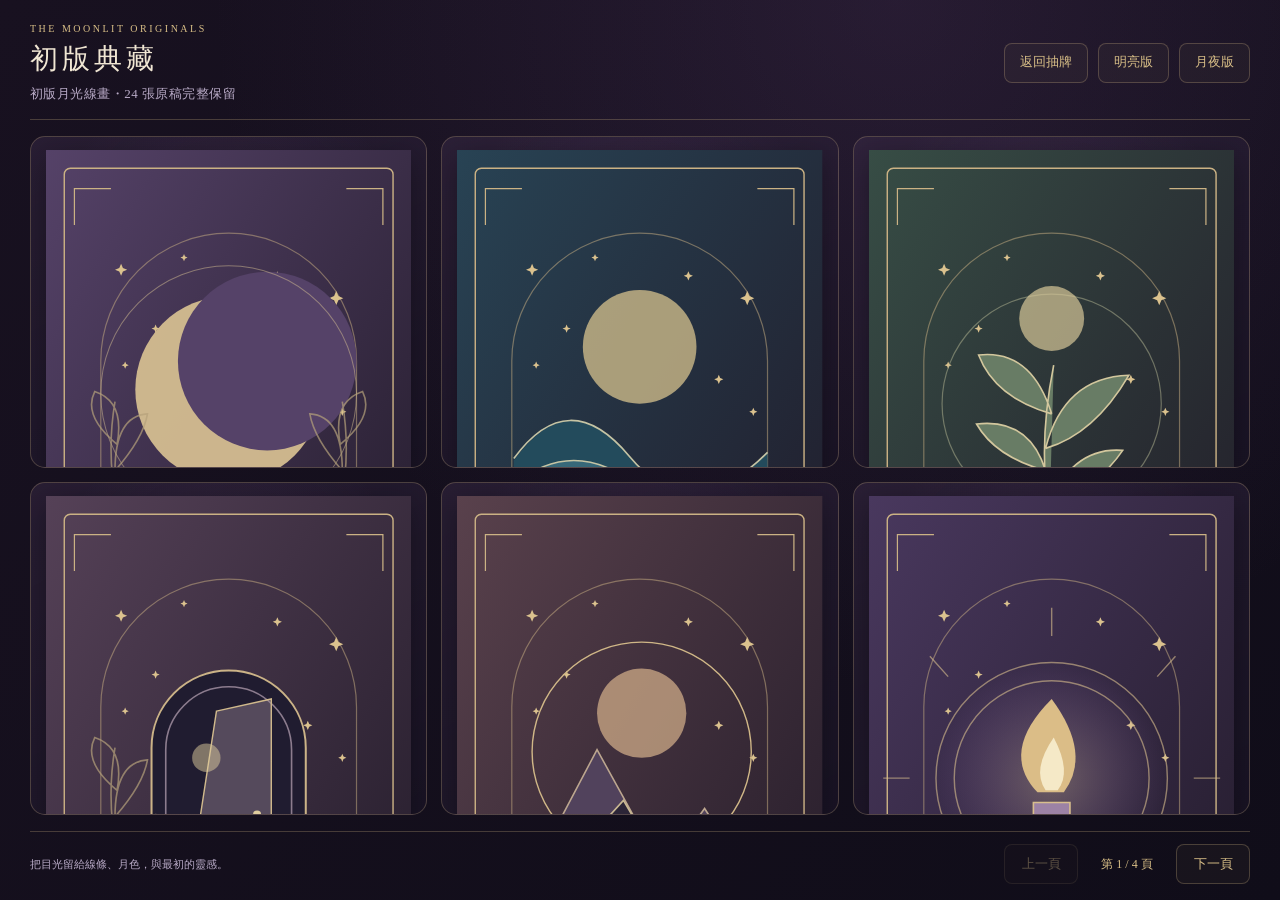
<file: oracle-art-archive.html>
<!doctype html>
<html lang="zh-Hant">
<head>
<meta charset="utf-8">
<meta name="viewport" content="width=device-width,initial-scale=1">
<meta name="theme-color" content="#130f1d">
<meta name="description" content="神諭之間初版典藏。24 張月光線畫神諭卡原稿完整保留，供所有人欣賞。">
<title>初版典藏｜神諭之間</title>
<style>
:root{color-scheme:dark;--bg:#130f1d;--panel:#211a2e;--gold:#d9bf87;--text:#f0e6d3;--muted:#b9abc7;--line:rgba(217,191,135,.26);font-family:Georgia,"Noto Serif TC","Microsoft JhengHei",serif}
*{box-sizing:border-box}
html,body{margin:0;width:100%;height:100%;overflow:hidden}
body{background:radial-gradient(ellipse at 70% 0,rgba(107,72,127,.22),transparent 54%),linear-gradient(135deg,#181120,#100d19);color:var(--text)}
button,a{-webkit-tap-highlight-color:transparent}
button{font:inherit;cursor:pointer}
button:disabled{opacity:.38;cursor:default}
button:focus-visible,a:focus-visible{outline:2px solid #f2d99d;outline-offset:4px}
a{color:inherit;text-decoration:none}
.shell{height:100dvh;width:min(1440px,100%);margin:0 auto;padding:22px 30px 16px;display:grid;grid-template-rows:auto minmax(0,1fr) auto;gap:16px}
.header{display:flex;align-items:center;justify-content:space-between;gap:24px;padding-bottom:15px;border-bottom:1px solid var(--line)}
.eyebrow{margin:0 0 6px;color:var(--gold);font:10px/1.3 Georgia,serif;letter-spacing:.25em}
h1{margin:0;font-size:28px;line-height:1.3;font-weight:500;letter-spacing:.14em}
.subtitle{margin:7px 0 0;color:var(--muted);font-size:13px;line-height:1.5;letter-spacing:.035em}
.nav{display:flex;gap:10px;flex-wrap:wrap;justify-content:flex-end}
.nav a,.page-button,.dialog-button{display:inline-flex;align-items:center;justify-content:center;min-height:40px;padding:9px 15px;border:1px solid var(--line);border-radius:8px;background:rgba(217,191,135,.04);color:var(--gold);font-size:13px;line-height:1.3}
.nav a:hover,.page-button:not(:disabled):hover,.dialog-button:not(:disabled):hover{background:rgba(217,191,135,.12);border-color:rgba(217,191,135,.65)}
.gallery{min-height:0;display:grid;grid-template-columns:repeat(3,minmax(0,1fr));grid-template-rows:repeat(2,minmax(0,1fr));gap:14px}
.card-tile{position:relative;min-width:0;min-height:0;display:grid;grid-template-rows:minmax(0,1fr) auto;gap:7px;padding:13px 13px 10px;color:var(--text);border:1px solid var(--line);border-radius:15px;background:radial-gradient(ellipse at center 38%,rgba(145,104,168,.13),transparent 66%),linear-gradient(150deg,rgba(65,48,79,.43),rgba(27,21,39,.82));overflow:hidden;transition:border-color .2s,background .2s,transform .2s}
.card-tile:before{content:"";position:absolute;left:13px;top:11px;color:var(--gold);font-size:10px;letter-spacing:.15em}
.card-tile:hover{border-color:rgba(217,191,135,.74);background:radial-gradient(ellipse at center 38%,rgba(145,104,168,.23),transparent 66%),linear-gradient(150deg,rgba(65,48,79,.59),rgba(27,21,39,.82))}
.art-frame{min-width:0;min-height:0;display:grid;place-items:center;padding:0 2px;filter:drop-shadow(0 8px 15px rgba(0,0,0,.34))}
.art-frame svg{display:block;width:auto;height:100%;max-width:100%;max-height:100%;aspect-ratio:3/5}
.card-meta{min-width:0;text-align:center}
.card-name{margin:0;font-size:17px;line-height:1.3;letter-spacing:.16em}
.card-keywords{margin:3px 0 0;color:var(--muted);font-family:"Microsoft JhengHei",sans-serif;font-size:11px;line-height:1.5;letter-spacing:.02em}
.footer{display:flex;justify-content:space-between;align-items:center;gap:15px;padding-top:12px;border-top:1px solid var(--line)}
.footer-note{margin:0;color:var(--muted);font-family:"Microsoft JhengHei",sans-serif;font-size:11px;line-height:1.5}
.page-controls{display:flex;align-items:center;gap:14px}
.page-label{min-width:70px;text-align:center;color:var(--gold);font-size:12px;white-space:nowrap}
.page-button{min-width:74px;min-height:40px}
dialog{padding:0;border:1px solid rgba(217,191,135,.4);border-radius:18px;color:var(--text);background:radial-gradient(ellipse at center top,#392843,#191222 65%);width:min(780px,calc(100vw - 32px));height:min(820px,calc(100dvh - 32px));max-width:none;max-height:none;overflow:hidden;box-shadow:0 28px 90px rgba(0,0,0,.66)}
dialog::backdrop{background:rgba(7,5,13,.84);backdrop-filter:blur(7px)}
.dialog-shell{height:100%;display:grid;grid-template-rows:auto minmax(0,1fr) auto;padding:20px 24px;gap:16px}
.dialog-header{display:flex;justify-content:space-between;align-items:center;gap:12px;padding-bottom:12px;border-bottom:1px solid var(--line)}
.dialog-heading{margin:0;color:var(--gold);font-size:12px;line-height:1.5;letter-spacing:.1em}
.dialog-main{min-height:0;display:grid;grid-template-columns:minmax(0,1.3fr) minmax(220px,.8fr);align-items:center;gap:30px}
.dialog-art{height:100%;min-height:0;min-width:0;display:grid;place-items:center;filter:drop-shadow(0 16px 22px rgba(0,0,0,.4))}
.dialog-art svg{display:block;max-height:100%;max-width:100%;width:auto;height:100%;aspect-ratio:3/5}
.dialog-copy{min-width:0}
.dialog-type{margin:0 0 11px;color:var(--muted);font-size:12px;line-height:1.5;letter-spacing:.08em}
.dialog-name{margin:0;font-size:31px;font-weight:500;line-height:1.3;letter-spacing:.17em}
.dialog-keywords{margin:11px 0 0;color:var(--gold);font-family:"Microsoft JhengHei",sans-serif;font-size:13px;line-height:1.6}
.dialog-message{margin:19px 0 0;color:var(--text);font-size:16px;line-height:1.8}
.dialog-footer{display:flex;align-items:center;justify-content:space-between;gap:12px;border-top:1px solid var(--line);padding-top:12px}
.dialog-hint{margin:0;color:var(--muted);font-family:"Microsoft JhengHei",sans-serif;font-size:11px;line-height:1.5}
.dialog-move{display:flex;gap:10px}
.dialog-button{min-height:42px}
@media(max-width:700px){
.shell{padding:14px 14px 12px;gap:12px}
.header{display:grid;grid-template-columns:1fr auto;gap:7px 10px;align-items:end;padding-bottom:11px}
.eyebrow{font-size:8px;letter-spacing:.18em;margin-bottom:4px}
h1{font-size:22px;letter-spacing:.1em}
.subtitle{font-size:11px;line-height:1.5;margin-top:6px}
.nav{gap:6px;align-self:start}
.nav a{min-height:38px;padding:8px 10px;font-size:11px;max-width:78px;text-align:center}
.gallery{grid-template-columns:repeat(2,minmax(0,1fr));gap:10px}
.card-tile{padding:10px 7px 8px;gap:6px;border-radius:12px}
.card-name{font-size:15px}
.card-keywords{font-size:10px;line-height:1.5;margin-top:3px}
.footer{padding-top:10px;gap:8px}
.footer-note{display:none}
.page-controls{width:100%;justify-content:space-between;gap:8px}
.page-button{min-height:40px;min-width:78px;padding:9px 12px}
.page-label{font-size:12px}
dialog{width:calc(100vw - 24px);height:calc(100dvh - 24px);border-radius:14px}
.dialog-shell{padding:13px 15px;gap:10px}
.dialog-header{padding-bottom:9px}
.dialog-heading{font-size:10px;letter-spacing:.06em}
.dialog-main{grid-template-columns:1fr;grid-template-rows:minmax(0,1fr) auto;gap:12px}
.dialog-art{height:100%}
.dialog-copy{text-align:center}
.dialog-type{font-size:10px;margin:0 0 3px;line-height:1.4}
.dialog-name{font-size:22px;line-height:1.3}
.dialog-keywords{font-size:11px;line-height:1.5;margin-top:6px}
.dialog-message{font-size:13px;line-height:1.6;margin-top:8px}
.dialog-footer{padding-top:9px}
.dialog-hint{display:none}
.dialog-move{width:100%;justify-content:space-between}
.dialog-button{min-height:40px;font-size:11px;padding:9px 11px}
}
@media(max-height:600px) and (min-width:701px){
.shell{padding-top:12px;gap:10px}.header{padding-bottom:10px}.subtitle{margin-top:3px}.card-tile{padding:7px;gap:4px}.card-name{font-size:14px}.card-keywords{font-size:10px}.footer{padding-top:8px}.dialog-shell{padding:12px 18px;gap:10px}.dialog-main{gap:20px}.dialog-name{font-size:25px}.dialog-message{font-size:14px}
}
@media(max-height:560px) and (max-width:700px){
.shell{padding-top:9px;gap:8px}.header{padding-bottom:8px}.eyebrow{display:none}.subtitle{font-size:10px;margin-top:4px}.card-tile{padding:6px;gap:3px}.card-name{font-size:13px}.card-keywords{font-size:9px;margin-top:1px}.footer{padding-top:7px}.page-button{min-height:38px}.dialog-shell{padding:10px 12px;gap:7px}.dialog-main{gap:8px}.dialog-type{display:none}.dialog-name{font-size:19px}.dialog-keywords{margin-top:3px}.dialog-message{font-size:12px;margin-top:5px}.dialog-header{padding-bottom:7px}.dialog-footer{padding-top:7px}
}
@media(prefers-reduced-motion:reduce){*,*:before,*:after{transition:none!important;scroll-behavior:auto!important}}
</style>
</head>
<body>
<div class="shell">
<header class="header">
<div><p class="eyebrow">THE MOONLIT ORIGINALS</p><h1>初版典藏</h1><p class="subtitle">初版月光線畫・24 張原稿完整保留</p></div>
<nav class="nav" aria-label="展覽導覽"><a href="oracle-room.html">返回抽牌</a><a href="oracle-art-gallery.html">明亮版</a><a href="oracle-art-moonlight.html">月夜版</a></nav>
</header>
<main class="gallery" id="gallery" aria-label="初版神諭卡原稿"></main>
<footer class="footer">
<p class="footer-note">把目光留給線條、月色，與最初的靈感。</p>
<div class="page-controls" aria-label="原稿分頁"><button type="button" class="page-button" id="previous">上一頁</button><span class="page-label" id="page-label" role="status" aria-live="polite" aria-atomic="true"></span><button type="button" class="page-button" id="next">下一頁</button></div>
</footer>
</div>
<dialog id="card-dialog" aria-labelledby="dialog-name" aria-describedby="dialog-keywords dialog-message">
<div class="dialog-shell">
<header class="dialog-header"><p class="dialog-heading" id="dialog-heading"></p><button type="button" class="dialog-button" id="dialog-close">返回典藏</button></header>
<div class="dialog-main"><div class="dialog-art" id="dialog-art"></div><div class="dialog-copy"><p class="dialog-type" id="dialog-type"></p><h2 class="dialog-name" id="dialog-name"></h2><p class="dialog-keywords" id="dialog-keywords"></p><p class="dialog-message" id="dialog-message"></p></div></div>
<footer class="dialog-footer"><p class="dialog-hint">使用 ← →，讓目光走向下一張原稿。</p><div class="dialog-move"><button type="button" class="dialog-button" id="card-previous">上一張</button><button type="button" class="dialog-button" id="card-next">下一張</button></div></footer>
</div>
</dialog>

<script>
"use strict";
const cards=[{"name":"留白","en":"STILLNESS","type":"月亮與元素","keywords":"停頓 · 空間 · 傾聽","message":"空出一點時間，聽見自己正在想什麼。","action":"關掉通知五分鐘，寫下此刻最明顯的一個感受。","prompt":"當我暫時放下忙碌，有什麼聲音浮現？","color":"#554268","art":"moon","id":"moonlit-01","number":1},{"name":"潮汐","en":"THE TIDES","type":"月亮與元素","keywords":"情緒 · 流動 · 允許","message":"感受會流動，你可以先陪它待一會兒。","action":"為今天的情緒取一個名字，再寫下它可能需要什麼。","prompt":"我正在感受什麼？哪些事情是我今天能影響的？","color":"#284354","art":"waves","id":"moonlit-02","number":2},{"name":"根系","en":"ROOTED","type":"植物與夢境","keywords":"安住 · 日常 · 支持","message":"回到那些能支持你的日常。","action":"整理桌面上一個小角落，讓接下來的一件事容易開始。","prompt":"哪個簡單的習慣，曾讓我覺得比較安定？","color":"#374d45","art":"roots","id":"moonlit-03","number":3},{"name":"門扉","en":"THE THRESHOLD","type":"植物與夢境","keywords":"開始 · 好奇 · 嘗試","message":"把第一步縮小，讓自己有機會出發。","action":"選一件拖延的小事，只花十分鐘開始。","prompt":"如果第一步不用完美，我願意先做什麼？","color":"#554157","art":"door","id":"moonlit-04","number":4},{"name":"界線","en":"BOUNDARIES","type":"自我關懷","keywords":"選擇 · 尊重 · 清楚","message":"溫柔，也可以有清楚的邊界。","action":"練習說出一句：「我需要想一下，晚一點回覆你。」","prompt":"我在哪裡答應得太快？我真正願意付出多少？","color":"#59414c","art":"mountains","id":"moonlit-05","number":5},{"name":"微光","en":"INNER LIGHT","type":"自我關懷","keywords":"留意 · 資源 · 希望","message":"留意那些尚未被你看見的支持。","action":"寫下三個實際支持過你的人、習慣或事物，今天靠近其中一個。","prompt":"最近有哪些微小的支持，被我忽略了？","color":"#49385e","art":"light","id":"moonlit-06","number":6},{"name":"回聲","en":"THE ECHO","type":"月亮與元素","keywords":"覺察 · 模式 · 需要","message":"反覆出現的感受，值得被慢慢聽見。","action":"記下一件最近重複發生的事，分別列出「發生的事」與「我的解讀」。","prompt":"在這些反覆的經驗裡，哪個需要一直沒有被說出來？","color":"#354653","art":"echo","id":"moonlit-07","number":7},{"name":"同行","en":"TOGETHER","type":"自我關懷","keywords":"連結 · 信任 · 求助","message":"讓值得信任的人，知道你需要怎樣的陪伴。","action":"選一位信任的人，具體提出一個小請求，例如陪你聊十分鐘。","prompt":"我希望別人怎麼陪我？我能如何把這個需要說清楚？","color":"#49434e","art":"together","id":"moonlit-08","number":8},{"name":"新月","en":"NEW MOON","type":"月亮與元素","keywords":"意圖 · 起點 · 可能","message":"為還沒有形狀的願望，留一個開始的位置。","action":"寫下一個這週想實踐的意圖，放在每天看得到的地方。","prompt":"此刻，我想為生活邀請什麼新的可能？","color":"#392b4f","art":"moon","id":"moonlit-09","number":9},{"name":"星河","en":"STARLIT RIVER","type":"月亮與元素","keywords":"視野 · 連結 · 方向","message":"把目光放遠一點，重新看見事情之間的連結。","action":"畫出目前在意的三件事，用線標出它們彼此的關係。","prompt":"當我放大視野，眼前這件事在生活中佔著什麼位置？","color":"#45365b","art":"light","id":"moonlit-10","number":10},{"name":"晨露","en":"MORNING DEW","type":"植物與夢境","keywords":"感官 · 細節 · 當下","message":"一個細小的發現，也值得你停下來。","action":"觀察身邊一株植物一分鐘，記下三個先前沒有留意的細節。","prompt":"今天有哪些細節，讓我感覺自己正在好好生活？","color":"#335a59","art":"roots","id":"moonlit-11","number":11},{"name":"霧林","en":"MISTWOOD","type":"植物與夢境","keywords":"未知 · 線索 · 耐心","message":"看不清全貌時，先辨認手邊的線索。","action":"為正在猶豫的選擇，列出一項已知事實與一項待確認的資訊。","prompt":"關於這件事，我已經知道什麼，又需要了解什麼？","color":"#3b6060","art":"roots","id":"moonlit-12","number":12},{"name":"落葉","en":"FALLING LEAVES","type":"植物與夢境","keywords":"整理 · 減量 · 告別","message":"有些曾經需要的東西，可以在此刻放下。","action":"從今天的待辦清單中，移除一件已經失去目的的小事。","prompt":"什麼曾經幫助過我，現在卻需要重新衡量？","color":"#66524d","art":"roots","id":"moonlit-13","number":13},{"name":"萌芽","en":"FIRST SPROUT","type":"植物與夢境","keywords":"培養 · 照料 · 成長","message":"替你在意的事，提供一點持續的照料。","action":"為一個正在培養的興趣，安排本週十分鐘的練習時間。","prompt":"哪件事正在慢慢生長，而我能給它什麼支持？","color":"#2d5154","art":"roots","id":"moonlit-14","number":14},{"name":"山徑","en":"MOUNTAIN PATH","type":"月亮與元素","keywords":"步伐 · 調整 · 耐力","message":"讓前進的步伐，配合你今天的力氣。","action":"把一件過大的任務拆成三段，圈出今天能完成的一段。","prompt":"我可以怎麼調整步伐，讓這件事持續做得下去？","color":"#554e5b","art":"mountains","id":"moonlit-15","number":15},{"name":"靜湖","en":"STILL LAKE","type":"月亮與元素","keywords":"觀察 · 沉澱 · 清晰","message":"讓念頭沉一沉，再選擇如何回應。","action":"把一則讓你在意的訊息的回覆先存成草稿，十分鐘後再讀一次。","prompt":"留一點時間之後，我會如何理解自己的反應？","color":"#294b4d","art":"waves","id":"moonlit-16","number":16},{"name":"晚風","en":"EVENING BREEZE","type":"月亮與元素","keywords":"鬆動 · 轉換 · 呼吸","message":"換一個位置，給緊繃的思緒一點流動。","action":"走到窗邊或戶外，花三分鐘感受空氣與周圍的聲音。","prompt":"今天哪一處緊繃，需要我換個方式對待？","color":"#4d3b60","art":"echo","id":"moonlit-17","number":17},{"name":"歸巢","en":"HOMECOMING","type":"自我關懷","keywords":"安頓 · 照顧 · 歸屬","message":"為自己準備一個可以安心停靠的片刻。","action":"準備一份簡單的餐點，坐下來慢慢吃完。","prompt":"什麼樣的日常安排，能讓我感到被自己照顧？","color":"#63544e","art":"door","id":"moonlit-18","number":18},{"name":"休憩","en":"REST","type":"自我關懷","keywords":"休息 · 身體 · 節奏","message":"把休息，也放進今天的安排。","action":"在行事曆中留出十五分鐘，讓自己暫時離開工作與螢幕。","prompt":"我的身體正在用哪些訊號提醒我休息？","color":"#45365b","art":"moon","id":"moonlit-19","number":19},{"name":"初心","en":"FIRST INTENTION","type":"自我關懷","keywords":"初衷 · 價值 · 選擇","message":"回到你在意這件事的理由。","action":"補完這句話：「我之所以在意這件事，是因為……」","prompt":"在眾多期待之中，哪些價值是我願意親自守住的？","color":"#392b4f","art":"light","id":"moonlit-20","number":20},{"name":"餘溫","en":"LINGERING WARMTH","type":"自我關懷","keywords":"回憶 · 安慰 · 保存","message":"讓一段溫暖的記憶，陪你停留片刻。","action":"選一段讓你安心的回憶，記下一個聲音、氣味或畫面。","prompt":"那段記憶裡，有什麼感受值得我帶回今天？","color":"#69564f","art":"together","id":"moonlit-21","number":21},{"name":"遠岸","en":"FAR SHORE","type":"月亮與元素","keywords":"願景 · 距離 · 取捨","message":"看看想去的地方，也看看抵達需要的付出。","action":"為一個想追求的目標，寫下一項可能的收穫與一項需要付出的成本。","prompt":"這個目標如何回應我的需要，又需要我做出哪些取捨？","color":"#335a59","art":"waves","id":"moonlit-22","number":22},{"name":"花期","en":"BLOOMING SEASON","type":"植物與夢境","keywords":"時間 · 過程 · 等待","message":"給正在發展的事，一段可以被觀察的時間。","action":"替一件需要時間的事，設定下一次檢視進度的日期。","prompt":"除了眼前的成果，我還能從哪些變化看見進展？","color":"#5f505e","art":"roots","id":"moonlit-23","number":23},{"name":"守燈","en":"LAMPLIGHT","type":"自我關懷","keywords":"承諾 · 持續 · 照看","message":"用做得到的方式，照看你想維持的承諾。","action":"選一個想維持的小習慣，為它設定今天可完成的最小版本。","prompt":"我想持續照看的事情是什麼，怎樣的安排能支持它？","color":"#4d3b60","art":"light","id":"moonlit-24","number":24}];
function variation(c){
 const n=c.number,gold="#dbc28e";
 if(c.name==="新月")return '<circle cx="90" cy="118" r="46" fill="'+c.color+'" stroke="'+gold+'" stroke-width=".6"/><circle cx="90" cy="118" r="54" fill="none" stroke="'+gold+'" stroke-width=".3" stroke-dasharray="1 5"/>';
 if(c.name==="星河")return '<path d="M51 173L66 129L88 115L105 142L126 92" fill="none" stroke="'+gold+'" stroke-width=".9"/><g fill="'+gold+'"><circle cx="51" cy="173" r="3"/><circle cx="66" cy="129" r="3"/><circle cx="88" cy="115" r="3"/><circle cx="105" cy="142" r="3"/><circle cx="126" cy="92" r="3"/></g>';
 if(c.name==="晨露")return '<g fill="#d1e2d4"><circle cx="53" cy="119" r="3"/><circle cx="122" cy="137" r="3"/><circle cx="71" cy="155" r="2"/></g>';
 if(c.name==="霧林")return '<g fill="none" stroke="#c2d9d4" stroke-width="4" opacity=".18"><path d="M24 123Q79 110 152 122M24 145Q82 129 152 144M24 170Q91 154 153 173"/></g>';
 if(c.name==="落葉")return '<g fill="#c49d7c" stroke="'+gold+'" stroke-width=".5"><path d="M117 176q22 0 13 24q-20-3-13-24Z"/><path d="M38 204q19-9 24 12q-16 12-24-12Z"/></g>';
 if(c.name==="萌芽")return '<circle cx="90" cy="144" r="55" fill="'+c.color+'" opacity=".94"/><path d="M89 195V137M89 162Q63 164 56 139Q82 133 89 162M89 151Q108 126 124 133Q124 158 89 151M59 196H121" fill="#72978b" stroke="'+gold+'" stroke-width=".9"/>';
 if(c.name==="山徑")return '<path d="M84 219Q126 202 96 183Q72 163 105 157" fill="none" stroke="'+gold+'" stroke-width="1.5"/>';
 if(c.name==="靜湖")return '<path d="M29 167H151M31 182H149M37 198H143" stroke="#c6dad3" stroke-width=".7" opacity=".6"/>';
 if(c.name==="晚風")return '<g fill="none" stroke="'+gold+'" stroke-width=".7" opacity=".7"><path d="M34 117Q73 103 107 115T146 101M30 132Q63 118 112 136M40 196Q78 181 144 190"/></g>';
 if(c.name==="歸巢")return '<path d="M121 78q10-14 21 0q10-14 20 0" fill="none" stroke="'+gold+'" stroke-width="1"/>';
 if(c.name==="休憩")return '<g fill="'+gold+'" opacity=".8"><circle cx="40" cy="160" r="1.5"/><circle cx="56" cy="188" r="1.5"/><circle cx="133" cy="179" r="1.5"/></g>';
 if(c.name==="初心")return '<path d="M90 80l5 10l11 2l-8 8l2 11l-10-6l-10 6l2-11l-8-8l11-2Z" fill="'+gold+'" opacity=".7"/>';
 if(c.name==="餘溫")return '<circle cx="90" cy="178" r="12" fill="#d5aa80" opacity=".35"/><path d="M68 193q22 10 45 0" fill="none" stroke="'+gold+'" stroke-width=".7"/>';
 if(c.name==="遠岸")return '<path d="M28 134L48 115L69 134L88 124L104 136L129 111L153 135" fill="#444e65" stroke="'+gold+'" stroke-width=".6"/>';
 if(c.name==="花期")return '<g fill="#bd98af" stroke="'+gold+'" stroke-width=".5"><circle cx="91" cy="106" r="9"/><circle cx="84" cy="99" r="6"/><circle cx="98" cy="99" r="6"/><circle cx="83" cy="111" r="6"/><circle cx="99" cy="111" r="6"/><circle cx="91" cy="104" r="3" fill="'+gold+'"/></g>';
 if(c.name==="守燈")return '<path d="M73 129V193H107V129M70 126H110M76 126L82 114H98L104 126M69 196H111" fill="none" stroke="'+gold+'" stroke-width="1"/>';
 return "";
}

function art(c,uid){
let shape="";
const star=(x,y,s=1)=>`<path d="M${x} ${y-5*s}l${1.5*s} ${3.5*s}l${3.5*s} ${1.5*s}l${-3.5*s} ${1.5*s}l${-1.5*s} ${3.5*s}l${-1.5*s} ${-3.5*s}l${-3.5*s} ${-1.5*s}l${3.5*s} ${-1.5*s}Z" fill="#dbc28e"/>`;
const branch=`<path d="M45 207Q27 165 34 124M35 145Q18 131 24 119Q39 124 35 145M34 158Q48 142 50 130Q34 131 34 158M39 181Q20 174 23 158Q38 163 39 181M40 185Q60 174 54 157Q40 165 40 185" fill="none" stroke="#b5a17b" stroke-width=".8" opacity=".7"/>`;
switch(c.art){
case "moon":shape=`<circle cx="90" cy="118" r="46" fill="#d4bd91" opacity=".95"/><circle cx="109" cy="104" r="44" fill="${c.color}"/><circle cx="90" cy="120" r="63" fill="none" stroke="#d4bd91" stroke-width=".5" opacity=".5"/><path d="M45 205Q90 193 135 205M54 214Q90 208 126 214" fill="none" stroke="#b9aac8" opacity=".4"/>${branch}<g transform="translate(180 0) scale(-1 1)">${branch}</g>`;break;
case "waves":shape=`<circle cx="90" cy="97" r="28" fill="#ccb989" opacity=".8"/><path d="M28 153Q55 115 85 151T153 149V225H28Z" fill="#234b5c"/><path d="M28 165Q58 140 91 167T153 164V226H28Z" fill="#376879"/><path d="M27 183Q57 157 88 184T153 179V225H27Z" fill="#61909a" opacity=".6"/><g stroke="#c5c4a4" stroke-width=".8" fill="none"><path d="M28 152Q55 115 85 151T153 149M28 165Q58 140 91 167T153 164M27 183Q57 157 88 184T153 179M42 197Q70 190 103 201T147 196"/></g>`;break;
case "roots":shape=`<circle cx="90" cy="125" r="54" fill="none" stroke="#b6b894" stroke-width=".6" opacity=".5"/><circle cx="90" cy="83" r="16" fill="#d6c698" opacity=".7"/><path d="M89 179Q83 146 91 106M90 130Q62 122 54 101Q80 98 90 130M87 147Q111 140 128 111Q96 112 87 147M87 158Q62 151 53 135Q79 132 87 158M88 176Q112 167 125 148Q100 146 88 176" fill="#687c65" stroke="#d3c79d" stroke-width=".8"/><g fill="none" stroke="#c8bd91" stroke-width=".85"><path d="M35 179H144M88 178Q89 197 73 216M88 183Q109 197 117 216M88 195L95 225M79 207L59 213M104 201L127 200M87 188L68 196"/></g>`;break;
case "door":shape=`<path d="M52 218V124a38 38 0 0 1 76 0V218Z" fill="#201c30" stroke="#cbb387" stroke-width="1"/><path d="M59 213V125a31 31 0 0 1 62 0V213" fill="none" stroke="#8c7c8e" stroke-width=".8"/><path d="M68 210L84 106L111 100V210Z" fill="#948392" opacity=".45"/><path d="M84 106L111 100V210H68Z" fill="none" stroke="#d0b98c" stroke-width=".7"/><circle cx="104" cy="157" r="2" fill="#dfcd9e"/><circle cx="79" cy="129" r="7" fill="#dfcd9e" opacity=".5"/><path d="M37 218H145M44 227H136" stroke="#cbb387" stroke-width=".7"/>${branch}`;break;
case "mountains":shape=`<circle cx="91" cy="126" r="54" fill="none" stroke="#d0b787" stroke-width=".7"/><circle cx="91" cy="107" r="22" fill="#d8b28c" opacity=".7"/><path d="M30 199L69 125L101 183L122 154L151 199Z" fill="#51425c" stroke="#bca68f" stroke-width=".8"/><path d="M30 207L82 150L109 196L137 176L151 207Z" fill="#2c2537" stroke="#c9b892" stroke-width=".8"/><path d="M34 217H147" stroke="#bca68f" stroke-width=".7"/>`;break;
case "light":shape=`<circle cx="90" cy="139" r="56" fill="url(#glow-${uid})"/><g fill="none" stroke="#d8be8d" stroke-width=".7" opacity=".6"><circle cx="90" cy="139" r="48"/><circle cx="90" cy="139" r="57"/><path d="M90 69V55M90 222V208M20 139H7M173 139H160M39 89L30 79M143 189L151 200M39 189L30 199M142 89L151 79"/></g><path d="M83 146Q64 126 90 100Q110 127 96 146Z" fill="#dbbd87"/><path d="M87 145Q80 135 91 119Q100 136 93 145Z" fill="#f5e9c7"/><path d="M81 151H99V204H81Z" fill="#9c82a5" stroke="#d8be8d" stroke-width=".8"/><path d="M70 204H110M65 212H115" stroke="#d8be8d" stroke-width=".8"/>`;break;
case "echo":shape=`<g fill="none" stroke="#c2bda0" stroke-width=".7"><ellipse cx="90" cy="157" rx="60" ry="36" opacity=".35"/><ellipse cx="90" cy="157" rx="48" ry="28" opacity=".5"/><ellipse cx="90" cy="157" rx="36" ry="20" opacity=".65"/><ellipse cx="90" cy="157" rx="23" ry="13" opacity=".8"/><ellipse cx="90" cy="157" rx="11" ry="6"/><path d="M90 75V141" stroke-dasharray="2 6" opacity=".4"/></g><path d="M90 90Q73 109 90 119Q106 109 90 90Z" fill="#cbd0b5" opacity=".85"/><circle cx="90" cy="79" r="4" fill="#dbc497"/><path d="M34 207Q63 197 91 207T145 206M45 217Q72 210 90 217T138 216" fill="none" stroke="#999ca8" stroke-width=".6"/>`;break;
case "together":shape=`<circle cx="90" cy="109" r="34" fill="#d6c291" opacity=".65"/><circle cx="102" cy="101" r="33" fill="${c.color}"/><g stroke="#c1b98f" stroke-width=".9"><path d="M59 211Q61 171 72 145M61 184Q38 177 38 162Q58 165 61 184M67 164Q93 161 95 142Q76 141 67 164M63 192Q76 180 85 184Q85 200 63 200" fill="#6b746a"/><path d="M117 211Q119 171 110 135M116 180Q135 163 145 166Q140 185 116 188M116 163Q91 159 89 141Q112 143 116 163M118 200Q138 185 146 190Q142 205 118 210" fill="#887e8c"/></g><path d="M42 213Q90 203 144 213" fill="none" stroke="#c1b98f" stroke-width=".8"/>`;break;
}
let stars="";[[37,59,.6],[143,73,.7],[54,88,.4],[129,113,.45],[39,106,.35],[146,129,.4],[68,53,.35],[114,62,.45]].forEach(s=>stars+=star(...s));
return `<svg xmlns="http://www.w3.org/2000/svg" viewBox="0 0 180 300" role="img" aria-label="${c.name}：${c.keywords}"><defs><linearGradient id="bg-${uid}" x1="0" y1="0" x2="1" y2="1"><stop stop-color="${c.color}"/><stop offset="1" stop-color="#201927"/></linearGradient><radialGradient id="glow-${uid}"><stop stop-color="#dcc69e" stop-opacity=".34"/><stop offset="1" stop-color="#b58ad1" stop-opacity="0"/></radialGradient></defs><rect width="180" height="300" fill="url(#bg-${uid})"/><rect x="9" y="9" width="162" height="282" rx="3" fill="none" stroke="#cbb284" stroke-width=".7"/><path d="M14 37V19H32M148 19H166V37M14 263V281H32M148 281H166V263" fill="none" stroke="#cbb284" stroke-width=".6"/><path d="M27 232V104a63 63 0 0 1 126 0V232" fill="none" stroke="#cbb284" stroke-width=".6" opacity=".5"/>${stars}${shape}${c.number>8?variation(c):""}<path d="M45 237H135" stroke="#cbb284" stroke-width=".5"/><text x="90" y="260" text-anchor="middle" fill="#eddfc0" font-family="serif" font-size="17" letter-spacing="5">${c.name}</text><text x="90" y="276" text-anchor="middle" fill="#ccb284" font-family="Georgia,serif" font-size="6.3" letter-spacing="1.8">${c.en}</text></svg>`;
}




const gallery=document.getElementById("gallery");
const previous=document.getElementById("previous"),next=document.getElementById("next"),label=document.getElementById("page-label");
const dialog=document.getElementById("card-dialog"),closeButton=document.getElementById("dialog-close");
const cardPrevious=document.getElementById("card-previous"),cardNext=document.getElementById("card-next");
const narrow=window.matchMedia("(max-width:700px)");
let perPage=narrow.matches?4:6,page=0,uidCount=0,currentCard=0,returnId=null;
function putText(id,value){document.getElementById(id).textContent=value;}
function uniqueArt(c){uidCount+=1;return art(c,"original-"+c.id+"-"+uidCount);}
function render(focusId){
 const start=page*perPage,end=Math.min(start+perPage,cards.length);
 gallery.replaceChildren();
 gallery.setAttribute("aria-label","初版原稿，第 "+(start+1)+" 至 "+end+" 張，共 "+cards.length+" 張");
 for(let i=start;i<end;i++){
  const c=cards[i],button=document.createElement("button");
  button.type="button";button.className="card-tile";button.dataset.cardId=c.id;button.dataset.cardIndex=String(i);
  button.setAttribute("aria-label","欣賞第 "+c.number+" 張原稿："+c.name+"，"+c.keywords);
  const frame=document.createElement("div");frame.className="art-frame";frame.innerHTML=uniqueArt(c);
  frame.setAttribute("aria-hidden","true");
  const meta=document.createElement("div");meta.className="card-meta";
  const name=document.createElement("p");name.className="card-name";name.textContent=c.name;
  const keywords=document.createElement("p");keywords.className="card-keywords";keywords.textContent=c.keywords;
  meta.append(name,keywords);button.append(frame,meta);
  button.addEventListener("click",()=>openCard(i));gallery.append(button);
 }
 previous.disabled=page===0;next.disabled=page>=Math.ceil(cards.length/perPage)-1;
 label.textContent="第 "+(page+1)+" / "+Math.ceil(cards.length/perPage)+" 頁";
 if(focusId){const target=gallery.querySelector('[data-card-id="'+focusId+'"]');if(target)target.focus({preventScroll:true});}
}
function goPage(delta){
 const proposed=Math.max(0,Math.min(Math.ceil(cards.length/perPage)-1,page+delta));
 if(proposed===page)return;
 const active=document.activeElement,wasCard=active&&active.classList.contains("card-tile");
 const offset=wasCard?Number(active.dataset.cardIndex)-page*perPage:0;
 page=proposed;
 const focusId=wasCard?cards[Math.min(page*perPage+offset,cards.length-1)].id:null;
 render(focusId);
 if((active===previous&&previous.disabled)||(active===next&&next.disabled))gallery.firstElementChild.focus({preventScroll:true});
}
function fillDialog(index){
 currentCard=Math.max(0,Math.min(cards.length-1,index));
 const c=cards[currentCard];
 document.getElementById("dialog-art").innerHTML=uniqueArt(c);
 putText("dialog-heading","初版月光線畫 · "+String(c.number).padStart(2,"0")+" / 24");
 putText("dialog-type",c.type);putText("dialog-name",c.name);
 putText("dialog-keywords",c.keywords);putText("dialog-message",c.message);
 cardPrevious.disabled=currentCard===0;cardNext.disabled=currentCard===cards.length-1;
}
function openCard(index){
 returnId=cards[index].id;fillDialog(index);dialog.showModal();closeButton.focus({preventScroll:true});
}
function moveCard(delta){
 const proposed=currentCard+delta;if(proposed<0||proposed>=cards.length)return;
 const active=document.activeElement;fillDialog(proposed);
 if((active===cardPrevious&&cardPrevious.disabled)||(active===cardNext&&cardNext.disabled))closeButton.focus({preventScroll:true});
}
previous.addEventListener("click",()=>goPage(-1));next.addEventListener("click",()=>goPage(1));
closeButton.addEventListener("click",()=>dialog.close());
cardPrevious.addEventListener("click",()=>moveCard(-1));cardNext.addEventListener("click",()=>moveCard(1));
dialog.addEventListener("close",()=>{
 const index=cards.findIndex(c=>c.id===returnId);
 if(index>=0){page=Math.floor(index/perPage);render(returnId);}returnId=null;
});
dialog.addEventListener("click",event=>{
 if(event.target!==dialog)return;
 const rect=dialog.getBoundingClientRect();
 if(event.clientX<rect.left||event.clientX>rect.right||event.clientY<rect.top||event.clientY>rect.bottom)dialog.close();
});
document.addEventListener("keydown",event=>{
 if(event.altKey||event.ctrlKey||event.metaKey||event.shiftKey)return;
 if(event.key!=="ArrowLeft"&&event.key!=="ArrowRight")return;
 event.preventDefault();const delta=event.key==="ArrowLeft"?-1:1;
 if(dialog.open)moveCard(delta);else goPage(delta);
});
function onResize(){
 const newCount=narrow.matches?4:6;if(newCount===perPage)return;
 const active=document.activeElement,focusId=active&&active.classList.contains("card-tile")?active.dataset.cardId:null;
 const firstIndex=page*perPage,index=focusId?cards.findIndex(c=>c.id===focusId):firstIndex;
 perPage=newCount;page=Math.floor(Math.max(0,index)/perPage);render(focusId);
}
if(narrow.addEventListener)narrow.addEventListener("change",onResize);else narrow.addListener(onResize);
Object.defineProperty(window,"oracleArtArchive",{value:Object.freeze({
 deckIds:Object.freeze(cards.map(c=>c.id)),
 cards:Object.freeze(cards.map(c=>Object.freeze({...c}))),
 snapshot:()=>Object.freeze({page:page+1,perPage,firstId:cards[page*perPage].id,count:cards.length,dialogId:dialog.open?cards[currentCard].id:null})
}),writable:false,configurable:false,enumerable:true});
render();

</script>
</body>
</html>
</file>
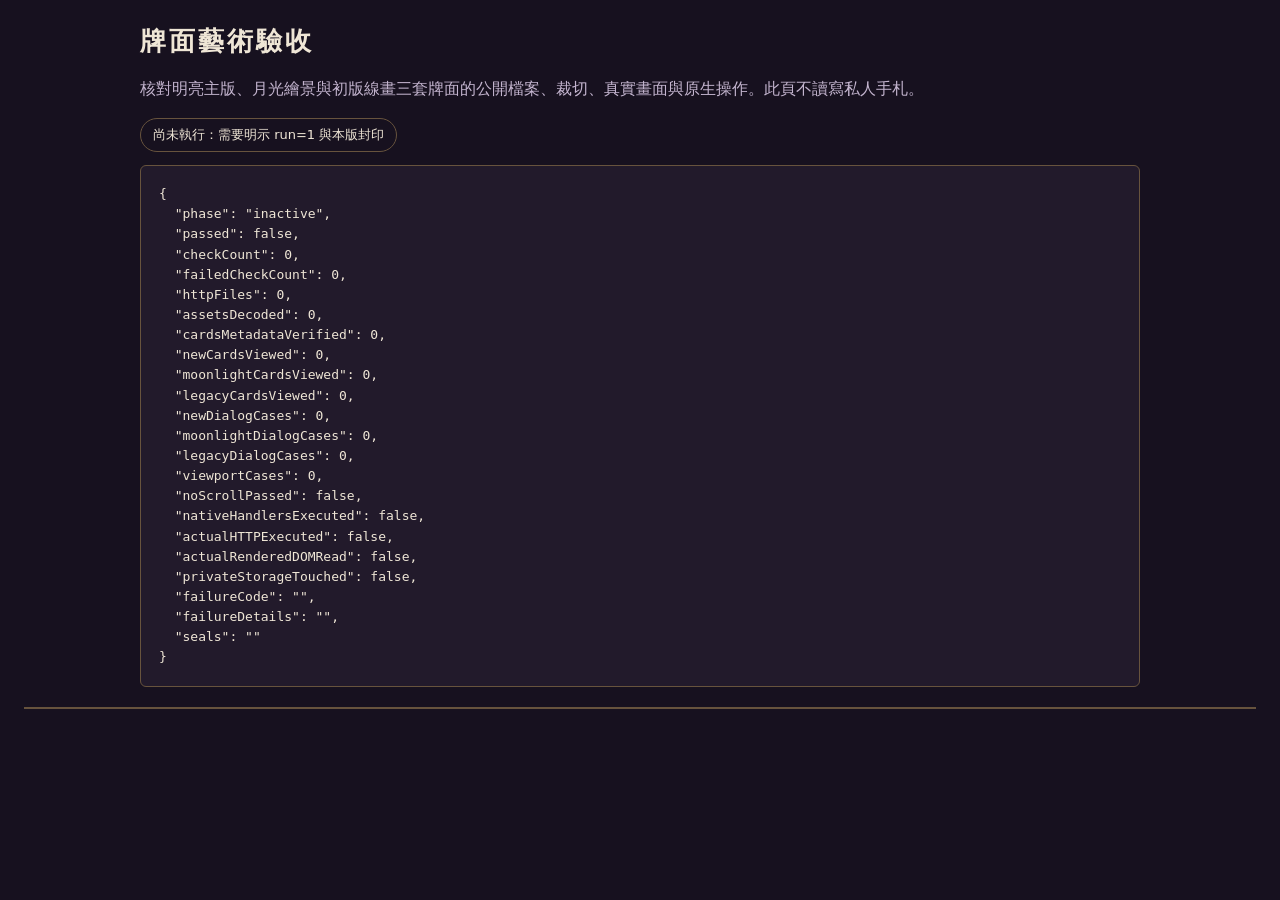
<file: oracle-art-audit.html>
<!doctype html>
<html lang="zh-Hant">
<head>
<meta charset="utf-8"><meta name="viewport" content="width=device-width,initial-scale=1">
<meta name="theme-color" content="#17111f"><title>牌面藝術驗收｜神諭之間</title>
<style>
*{box-sizing:border-box}html{background:#17111f;color:#efe6d6;font-family:system-ui,sans-serif}body{margin:0;padding:24px}main{max-width:1000px;margin:auto}h1{font-family:serif;font-size:26px;letter-spacing:3px;margin:0 0 12px}p{color:#c4b5cf;line-height:1.7}a,button{color:#dfc78e}button{border:1px solid #716348;background:#292032;padding:10px 16px;border-radius:5px;cursor:pointer}pre{white-space:pre-wrap;overflow-wrap:anywhere;line-height:1.55;padding:18px;background:#221a2b;border:1px solid #67533d;border-radius:6px;font-size:13px}#phase{display:inline-block;border:1px solid #67533d;padding:7px 12px;border-radius:30px;font-size:13px}#audit-stage{margin:20px 0;overflow:auto;border:1px solid #67533d;background:#211a2a}#audit-stage iframe{display:block;border:0;max-width:none}#full-output[hidden]{display:none}#full-button[hidden]{display:none}
</style></head>
<body><main><h1>牌面藝術驗收</h1><p>核對明亮主版、月光繪景與初版線畫三套牌面的公開檔案、裁切、真實畫面與原生操作。此頁不讀寫私人手札。</p>
<div id="phase" role="status">尚未執行</div>
<pre id="oracle-art-proof" aria-live="polite"></pre>
<button id="full-button" type="button" hidden>顯示完整報告</button><pre id="full-output" hidden></pre>
</main><div id="audit-stage" aria-label="實際畫廊驗收畫面"></div>
<script id="oracle-art-full-report" type="application/json">{}</script>
<script>
(function(){
"use strict";
const CONFIG=Object.freeze({artManifestSHA:"9fefd8b346f07b735750d80969eb9a84bdfa27b4157c6bf6b29011c064b256bc",appHTMLSHA:"943cdee6ddec4d87027efcc97e8abceb9c2b8ce7179a334d36e5c924e87648fe",manifestURL:"/oracle-art-manifest.json",budgetMs:180000});
const phaseNode=document.getElementById("phase"),proofNode=document.getElementById("oracle-art-proof"),fullNode=document.getElementById("oracle-art-full-report"),fullButton=document.getElementById("full-button"),fullOutput=document.getElementById("full-output");
let finished=false,started=0,watchdog=null,activeFrame=null;
const abortController=new AbortController();
const checks=[],seenNew=new Set(),seenMoonlight=new Set(),seenLegacy=new Set(),assetByURL=new Map();
const report={phase:"inactive",passed:false,checkCount:0,failedCheckCount:0,httpFiles:0,assetsDecoded:0,cardsMetadataVerified:0,newCardsViewed:0,moonlightCardsViewed:0,legacyCardsViewed:0,newDialogCases:0,moonlightDialogCases:0,legacyDialogCases:0,viewportCases:0,noScrollPassed:false,nativeHandlersExecuted:false,actualHTTPExecuted:false,actualRenderedDOMRead:false,privateStorageTouched:false,failureCode:"",failureDetails:"",seals:""};
const internals={nativeActions:0,geometryCases:0,geometryFailures:0,sourceBytes:0,assetBytes:0,fallbackCases:0,appPartsVerified:0,manifest:null,viewports:[],privateStorageAccessPaths:[],elapsedMs:0};
function status(text){phaseNode.textContent=text;}
function check(id,passed,details,critical){
 if(finished)throw new Error("AUDIT_ALREADY_FINISHED");
 const row={id,passed:!!passed,details:details===undefined?null:details};checks.push(row);
 if(!passed&&critical){const error=new Error(id);error.auditDetails=details;throw error;}
 return !!passed;
}
function finish(error){
 if(finished)return;finished=true;clearTimeout(watchdog);
 report.checkCount=checks.length;report.failedCheckCount=checks.filter(x=>!x.passed).length;
 report.newCardsViewed=seenNew.size;report.moonlightCardsViewed=seenMoonlight.size;report.legacyCardsViewed=seenLegacy.size;
 report.noScrollPassed=internals.geometryCases>0&&internals.geometryFailures===0;
 report.nativeHandlersExecuted=internals.nativeActions>0;
 const coverage=report.assetsDecoded===12&&report.cardsMetadataVerified===48&&report.newCardsViewed===24&&report.moonlightCardsViewed===24&&report.legacyCardsViewed===24&&report.viewportCases===6&&report.newDialogCases===10&&report.moonlightDialogCases===10&&report.legacyDialogCases===10&&internals.fallbackCases===2;
 report.passed=!error&&report.failedCheckCount===0&&coverage&&report.noScrollPassed&&report.nativeHandlersExecuted&&report.actualHTTPExecuted&&report.actualRenderedDOMRead&&!report.privateStorageTouched;
 report.phase=report.passed?"passed":"failed";
 const failed=checks.find(x=>!x.passed);
 report.failureCode=report.passed?"":failed?failed.id:error?String(error.message||error):"COVERAGE_INCOMPLETE";
 report.failureDetails=report.passed?"":JSON.stringify({error:error?String(error.message||error):null,firstFailure:failed||null,coverage:coverage,counts:{assets:report.assetsDecoded,metadata:report.cardsMetadataVerified,newCards:seenNew.size,moonlightCards:seenMoonlight.size,legacyCards:seenLegacy.size,newDialogs:report.newDialogCases,moonlightDialogs:report.moonlightDialogCases,legacyDialogs:report.legacyDialogCases,viewportCases:report.viewportCases,fallbackCases:internals.fallbackCases},geometryFailures:internals.geometryFailures});
 internals.elapsedMs=Math.round(performance.now()-started);
 fullNode.textContent=JSON.stringify({proof:report,config:CONFIG,execution:internals,checks});
 proofNode.textContent=JSON.stringify(report,null,2);status(report.passed?"驗收通過":"驗收未通過");
 fullButton.hidden=false;
}
fullButton.addEventListener("click",()=>{fullOutput.hidden=!fullOutput.hidden;fullButton.textContent=fullOutput.hidden?"顯示完整報告":"收起完整報告";if(!fullOutput.hidden)fullOutput.textContent=fullNode.textContent;});
function delay(ms){return new Promise(resolve=>setTimeout(resolve,ms));}
async function waitFor(test,label,timeout){
 const until=performance.now()+(timeout||9000);
 while(performance.now()<until){if(finished||abortController.signal.aborted)throw new Error("AUDIT_ABORTED");const value=test();if(value)return value;await delay(35);}
 throw new Error("WAIT_"+label);
}
async function settle(win){await new Promise(resolve=>win.requestAnimationFrame(()=>win.requestAnimationFrame(resolve)));await delay(25);}
function absolute(path){const url=new URL(path,location.origin+"/");if(url.origin!==location.origin)throw new Error("NON_FIRST_PARTY_URL");return url.href;}
function digestHex(buffer){return crypto.subtle.digest("SHA-256",buffer).then(x=>Array.from(new Uint8Array(x),v=>v.toString(16).padStart(2,"0")).join(""));}
async function sealedFetch(descriptor,label){
 const url=absolute(descriptor.url),response=await fetch(url,{cache:"no-store",credentials:"omit",signal:abortController.signal});
 report.httpFiles+=1;report.actualHTTPExecuted=true;
 check(label+"_HTTP",response.ok,{status:response.status,url},true);
 const bytes=await response.arrayBuffer(),sha=await digestHex(bytes),expectedBytes=descriptor.bytes===undefined?descriptor.utf8Bytes:descriptor.bytes;
 check(label+"_BYTES",bytes.byteLength===expectedBytes,{expected:expectedBytes,actual:bytes.byteLength},true);
 check(label+"_SHA",sha===descriptor.sha256,{expected:descriptor.sha256,actual:sha},true);
 return bytes;
}
function visible(element,win){
 if(!element||!element.isConnected)return false;
 for(let node=element;node&&node.nodeType===1;node=node.parentElement){
  const style=win.getComputedStyle(node);
  if(style.display==="none"||style.visibility==="hidden"||Number(style.opacity)===0)return false;
 }
 const r=element.getBoundingClientRect();return r.width>0&&r.height>0;
}
function clippedByAncestor(element,rect,win){
 for(let parent=element.parentElement;parent&&parent!==win.document.documentElement;parent=parent.parentElement){
  const style=win.getComputedStyle(parent);
  if(!/(hidden|clip|auto|scroll)/.test(style.overflowX+" "+style.overflowY))continue;
  const p=parent.getBoundingClientRect();
  if(/(hidden|clip|auto|scroll)/.test(style.overflowX)&&(rect.left<p.left-2||rect.right>p.right+2))return true;
  if(/(hidden|clip|auto|scroll)/.test(style.overflowY)&&(rect.top<p.top-2||rect.bottom>p.bottom+2))return true;
 }
 return false;
}
function geometry(frame,label,scope){
 const win=frame.contentWindow,doc=win.document,root=scope||doc.body,width=win.innerWidth,height=win.innerHeight,issues=[];
 function inspect(element,kind){
  if(!visible(element,win))return;
  const rect=element.getBoundingClientRect();
  if(rect.left<-2||rect.top<-2||rect.right>width+2||rect.bottom>height+2||clippedByAncestor(element,rect,win))issues.push({kind,id:element.id||element.dataset.cardId||element.tagName,text:(element.textContent||"").trim().slice(0,90),rect:{x:rect.x,y:rect.y,width:rect.width,height:rect.height}});
 }
 if(doc.documentElement.scrollWidth>width+2||doc.documentElement.scrollHeight>height+2||doc.body.scrollWidth>width+2||doc.body.scrollHeight>height+2)issues.push({kind:"document-scroll",html:[doc.documentElement.scrollWidth,doc.documentElement.scrollHeight],body:[doc.body.scrollWidth,doc.body.scrollHeight],viewport:[width,height]});
 root.querySelectorAll("button,a,h1,h2,h3,p,svg[role='img'],#page-label").forEach(element=>inspect(element,"element"));
 root.querySelectorAll("*").forEach(element=>{
  if(!visible(element,win)||element.namespaceURI!=="http://www.w3.org/1999/xhtml"||/^(SCRIPT|STYLE|TEMPLATE)$/.test(element.tagName))return;
  const style=win.getComputedStyle(element);
  if(/(auto|scroll|hidden|clip)/.test(style.overflowX+" "+style.overflowY)&&((element.clientWidth>0&&element.scrollWidth>element.clientWidth+2)||(element.clientHeight>0&&element.scrollHeight>element.clientHeight+2)))issues.push({kind:"element-scroll-or-clipping",id:element.id||element.className,client:[element.clientWidth,element.clientHeight],scroll:[element.scrollWidth,element.scrollHeight]});
 });
 const walker=doc.createTreeWalker(root,win.NodeFilter.SHOW_TEXT);
 let node;
 while((node=walker.nextNode())){
  if(!node.nodeValue.trim())continue;
  const parent=node.parentElement;
  if(!parent||parent.closest("script,style,template,svg")||!visible(parent,win))continue;
  const range=doc.createRange();range.selectNodeContents(node);
  for(const rect of range.getClientRects()){
   if(rect.width<=0||rect.height<=0)continue;
   if(rect.left<-2||rect.top<-2||rect.right>width+2||rect.bottom>height+2||clippedByAncestor(parent,rect,win)){issues.push({kind:"full-text",text:node.nodeValue.trim().slice(0,100),rect:{x:rect.x,y:rect.y,width:rect.width,height:rect.height}});break;}
  }
 }
 internals.geometryCases+=1;if(issues.length)internals.geometryFailures+=1;
 report.actualRenderedDOMRead=true;
 check(label+"_NO_SCROLL",issues.length===0,{viewport:[width,height],issues:issues.slice(0,10)},true);
 return true;
}
function svgIds(doc,label){
 const ids=Array.from(doc.querySelectorAll("[id]"),el=>el.id);
 check(label+"_UNIQUE_IDS",new Set(ids).size===ids.length,{total:ids.length,unique:new Set(ids).size},true);
}
function metaSVG(svg,card,label,expectedVersion){
 check(label+"_ART_VERSION",svg.dataset.artVersion===expectedVersion&&card.version===expectedVersion,{expected:expectedVersion,actual:svg.dataset.artVersion,metadata:card.version},true);
 check(label+"_OUTER_VIEWBOX",svg.getAttribute("viewBox")==="0 0 180 300",svg.getAttribute("viewBox"),true);
 check(label+"_ID",svg.dataset.artCard===card.id,{expected:card.id,actual:svg.dataset.artCard},true);
 const crop=svg.querySelector("svg[data-art-crop]"),image=svg.querySelector("image[data-art-source]");
 check(label+"_CROP_PRESENT",!!crop&&!!image,null,true);
 const actualBox=(crop.getAttribute("viewBox")||"").trim().split(/[ ,]+/).map(Number);
 check(label+"_CROP",actualBox.length===4&&actualBox.every((v,i)=>v===card.viewBox[i]),{expected:card.viewBox,actual:actualBox},true);
 const asset=assetByURL.get(absolute(card.assetURL));
 check(label+"_ATLAS_VERSION",asset.version===expectedVersion,{expected:expectedVersion,actual:asset.version},true);
 check(label+"_ATLAS_DIMENSIONS",Number(image.getAttribute("width"))===asset.width&&Number(image.getAttribute("height"))===asset.height,{expected:[asset.width,asset.height],actual:[image.getAttribute("width"),image.getAttribute("height")]},true);
 check(label+"_FIRST_PARTY_SOURCE",absolute(image.dataset.artSource)===absolute(card.assetURL),{expected:absolute(card.assetURL),actual:image.dataset.artSource},true);
 check(label+"_SOURCE_LOADED",svg.dataset.artReady==="loaded"&&absolute(image.getAttribute("href"))===absolute(card.assetURL),{state:svg.dataset.artReady,href:image.getAttribute("href")},true);
 const aria=svg.getAttribute("aria-label")||"";
 check(label+"_ACCESSIBLE_NAME",svg.getAttribute("role")==="img"&&aria.includes(card.name),{role:svg.getAttribute("role"),aria},true);
}
async function click(win,element){
 check("NATIVE_CONTROL_"+internals.nativeActions,!!element&&!element.disabled,{id:element&&element.id},true);
 internals.nativeActions+=1;element.click();await settle(win);
}
async function frameSource(source,width,height,label){
 const parsed=new DOMParser().parseFromString(source,"text/html");
 check(label+"_NO_REMOTE_SCRIPT",parsed.querySelectorAll("script[src]").length===0,null,true);
 const scriptText=Array.from(parsed.querySelectorAll("script"),s=>s.textContent).join("\n");
 const storagePaths=scriptText.match(/\b(?:localStorage|sessionStorage|indexedDB)\s*(?:\.|\[|\()/g)||[];
 internals.privateStorageAccessPaths.push(...storagePaths);
 check(label+"_NO_PRIVATE_STORAGE_CODE",storagePaths.length===0,storagePaths,true);
 parsed.head.querySelectorAll("base").forEach(el=>el.remove());
 const base=parsed.createElement("base");base.href=location.origin+"/";parsed.head.prepend(base);
 const frame=document.createElement("iframe");frame.title=label;frame.setAttribute("sandbox","allow-scripts allow-same-origin");frame.style.width=width+"px";frame.style.height=height+"px";
 document.getElementById("audit-stage").replaceChildren(frame);activeFrame=frame;
 frame.srcdoc="<!doctype html>\n"+parsed.documentElement.outerHTML;
 await waitFor(()=>frame.contentWindow&&frame.contentWindow.oracleArtArchive,label+"_API",15000);
 await settle(frame.contentWindow);
 check(label+"_FRAME_VIEWPORT",frame.contentWindow.innerWidth===width&&frame.contentWindow.innerHeight===height,{actual:[frame.contentWindow.innerWidth,frame.contentWindow.innerHeight],expected:[width,height]},true);
 return frame;
}
async function readyArtwork(frame,scope,label){
 await waitFor(()=>Array.from(scope.querySelectorAll("svg[data-art-card]")).every(svg=>svg.dataset.artReady==="loaded"),label+"_LOADED",15000);
 await settle(frame.contentWindow);
}
function exactOriginalCards(actual,baseline,label){
 check(label+"_ORIGINAL_METADATA_UNCHANGED",JSON.stringify(actual)===JSON.stringify(baseline),{count:actual.length},true);
}
async function galleryCase(source,kind,width,height,manifest,baseline){
 const label=kind+"_"+width+"x"+height,frame=await frameSource(source,width,height,label),win=frame.contentWindow,doc=win.document,api=win.oracleArtArchive,newArt=kind!=="legacy",moonlight=kind==="moonlight",perPage=width<=700?4:6;
 const editionCards=moonlight?manifest.moonlightCards:manifest.cards,expectedVersion=moonlight?manifest.moonlightVersion:manifest.version;
 const ids=manifest.cards.map(c=>c.id),apiDescriptor=Object.getOwnPropertyDescriptor(win,"oracleArtArchive");
 check(label+"_READONLY_API",Object.isFrozen(api)&&Object.isFrozen(api.cards)&&Object.isFrozen(api.deckIds)&&api.cards.every(Object.isFrozen)&&apiDescriptor.writable===false&&apiDescriptor.configurable===false,null,true);
 check(label+"_DECK_IDS",JSON.stringify(api.deckIds)===JSON.stringify(ids),api.deckIds,true);
 check(label+"_COUNT",api.snapshot().count===24&&api.cards.length===24&&api.snapshot().perPage===perPage,api.snapshot(),true);
 if(baseline)exactOriginalCards(api.cards,baseline,label);
 const originalCards=JSON.parse(JSON.stringify(api.cards));
 if(newArt){
  check(label+"_ARTWORK_API",!!win.oracleArtwork&&win.oracleArtwork.version===expectedVersion,{expected:expectedVersion,actual:win.oracleArtwork&&win.oracleArtwork.version},true);
  const artwork=win.oracleArtwork;
  check(label+"_ARTWORK_CARD_METADATA",artwork.cards.length===24&&artwork.cards.every((c,i)=>c.id===editionCards[i].id&&c.name===editionCards[i].name&&c.number===editionCards[i].number&&c.version===expectedVersion&&absolute(c.assetURL)===absolute(editionCards[i].assetURL)&&JSON.stringify(c.viewBox)===JSON.stringify(editionCards[i].viewBox)&&c.description===editionCards[i].description),{count:artwork.cards.length},true);
 }
 const localSeen=new Set(),pages=Math.ceil(24/perPage);
 for(let page=0;page<pages;page++){
  const pageLabel=label+"_PAGE_"+(page+1),snapshot=api.snapshot(),tiles=Array.from(doc.querySelectorAll("#gallery button.card-tile[data-card-id]"));
  check(pageLabel+"_SNAPSHOT",snapshot.page===page+1&&snapshot.perPage===perPage&&snapshot.firstId===ids[page*perPage],snapshot,true);
  check(pageLabel+"_TILE_COUNT",tiles.length===perPage,tiles.length,true);
  check(pageLabel+"_PAGINATION_BOUNDS",doc.getElementById("previous").disabled===(page===0)&&doc.getElementById("next").disabled===(page===pages-1),{previous:doc.getElementById("previous").disabled,next:doc.getElementById("next").disabled},true);
  if(newArt)await readyArtwork(frame,doc.getElementById("gallery"),pageLabel);
  tiles.forEach((tile,offset)=>{
   const i=page*perPage+offset,card=editionCards[i],svg=tile.querySelector(".art-frame>svg");
   check(pageLabel+"_CARD_"+i,tile.dataset.cardId===card.id&&Number(tile.dataset.cardIndex)===i&&!!svg,{expected:card.id,actual:tile.dataset.cardId,index:tile.dataset.cardIndex},true);
   const original=api.cards[i];
   check(pageLabel+"_TEXT_"+i,tile.querySelector(".card-name").textContent===original.name&&tile.querySelector(".card-keywords").textContent===original.keywords,null,true);
   if(newArt)metaSVG(svg,card,pageLabel+"_"+card.id,expectedVersion);
   else check(pageLabel+"_ORIGINAL_SVG_"+i,svg.getAttribute("viewBox")==="0 0 180 300"&&svg.querySelectorAll("image").length===0,{imageCount:svg.querySelectorAll("image").length},true);
   localSeen.add(card.id);(moonlight?seenMoonlight:newArt?seenNew:seenLegacy).add(card.id);
  });
  svgIds(doc,pageLabel);geometry(frame,pageLabel);
  const openId=tiles[0].dataset.cardId,original=api.cards.find(c=>c.id===openId);
  await click(win,tiles[0]);const dialog=doc.getElementById("card-dialog");
  check(pageLabel+"_DIALOG_OPEN",dialog.open&&api.snapshot().dialogId===openId,api.snapshot(),true);
  check(pageLabel+"_DIALOG_TEXT",doc.getElementById("dialog-name").textContent===original.name&&doc.getElementById("dialog-keywords").textContent===original.keywords&&doc.getElementById("dialog-message").textContent===original.message,null,true);
  check(pageLabel+"_DIALOG_FIRST_BOUND",doc.getElementById("card-previous").disabled===(page===0)&&doc.getElementById("card-next").disabled===false,null,true);
  if(newArt){await readyArtwork(frame,dialog,pageLabel+"_DIALOG");metaSVG(doc.querySelector("#dialog-art>svg"),editionCards.find(c=>c.id===openId),pageLabel+"_DIALOG_ART",expectedVersion);if(moonlight)report.moonlightDialogCases+=1;else report.newDialogCases+=1;}
  else{check(pageLabel+"_DIALOG_ORIGINAL",doc.querySelector("#dialog-art>svg").querySelectorAll("image").length===0,null,true);report.legacyDialogCases+=1;}
  svgIds(doc,pageLabel+"_DIALOG");geometry(frame,pageLabel+"_DIALOG",dialog);
  if(page===pages-1){
   while(api.snapshot().dialogId!==ids[23]){
    await click(win,doc.getElementById("card-next"));
    if(newArt)await readyArtwork(frame,dialog,pageLabel+"_LAST_DIALOG");
   }
   check(pageLabel+"_LAST_CARD_BOUND",doc.getElementById("card-next").disabled&&!doc.getElementById("card-previous").disabled&&api.snapshot().dialogId===ids[23],api.snapshot(),true);
   const last=api.cards[23];
   check(pageLabel+"_LAST_CARD_TEXT",doc.getElementById("dialog-name").textContent===last.name&&doc.getElementById("dialog-message").textContent===last.message,null,true);
   if(newArt)metaSVG(doc.querySelector("#dialog-art>svg"),editionCards[23],pageLabel+"_LAST_CARD_ART",expectedVersion);
   geometry(frame,pageLabel+"_LAST_CARD",dialog);
   await click(win,doc.getElementById("card-previous"));
   check(pageLabel+"_DIALOG_REVERSE_NATIVE",api.snapshot().dialogId===ids[22],api.snapshot(),true);
   if(newArt)await readyArtwork(frame,dialog,pageLabel+"_PREVIOUS_DIALOG");
  }
  await click(win,doc.getElementById("dialog-close"));
  await waitFor(()=>!dialog.open,pageLabel+"_CLOSED");
  check(pageLabel+"_FOCUS_RESTORED",doc.activeElement&&doc.activeElement.dataset.cardId===openId,{activeId:doc.activeElement&&doc.activeElement.dataset.cardId,expected:openId},true);
  if(newArt)await readyArtwork(frame,doc.getElementById("gallery"),pageLabel+"_RESTORED");
  geometry(frame,pageLabel+"_CLOSED");
  if(newArt&&width===375&&page===0){
   const svg=doc.querySelector("#gallery .art-frame>svg[data-art-card]"),image=svg.querySelector("image[data-art-source]"),fallback=svg.querySelector("g[data-art-fallback]"),overlay=svg.querySelector("g[data-art-overlay]"),before=svg.getBoundingClientRect(),originalHref=image.getAttribute("href");
   check(pageLabel+"_FALLBACK_MARKUP",!!fallback&&!!overlay,null,true);
   image.setAttribute("href",location.origin+"/oracle-art-intentionally-missing-"+kind+"-audit-image.jpg?run=1");
   await waitFor(()=>svg.dataset.artReady==="fallback",pageLabel+"_NATIVE_ERROR",15000);await settle(win);
   const after=svg.getBoundingClientRect();
   check(pageLabel+"_NATIVE_ERROR_FALLBACK",Number(win.getComputedStyle(fallback).opacity)===1&&Number(win.getComputedStyle(overlay).opacity)===0&&Math.abs(before.width-after.width)<0.1&&Math.abs(before.height-after.height)<0.1,{state:svg.dataset.artReady,before:[before.width,before.height],after:[after.width,after.height],fallbackOpacity:win.getComputedStyle(fallback).opacity,overlayOpacity:win.getComputedStyle(overlay).opacity},true);
   geometry(frame,pageLabel+"_FALLBACK");
   image.setAttribute("href",originalHref);
   await waitFor(()=>svg.dataset.artReady==="loaded",pageLabel+"_NATIVE_IMAGE_RESTORE",15000);await settle(win);
   check(pageLabel+"_NATIVE_RESTORE",Number(win.getComputedStyle(fallback).opacity)===0&&Number(win.getComputedStyle(overlay).opacity)===1,{state:svg.dataset.artReady},true);
   geometry(frame,pageLabel+"_RESTORE");internals.fallbackCases+=1;
  }
  if(page<pages-1)await click(win,doc.getElementById("next"));
 }
 check(label+"_24_CARD_REACHABILITY",localSeen.size===24&&ids.every(id=>localSeen.has(id)),{count:localSeen.size},true);
 for(let page=pages;page>1;page--)await click(win,doc.getElementById("previous"));
 check(label+"_PAGINATION_REVERSE_NATIVE",api.snapshot().page===1&&doc.getElementById("previous").disabled&&!doc.getElementById("next").disabled,api.snapshot(),true);
 if(newArt)await readyArtwork(frame,doc.getElementById("gallery"),label+"_BACK_FIRST");
 geometry(frame,label+"_BACK_FIRST");
 report.viewportCases+=1;internals.viewports.push({kind,width,height,perPage,pages,cardCount:localSeen.size,dialogCases:pages});
 return originalCards;
}
async function run(){
 started=performance.now();report.phase="running";status("核對公開封印與藝術資產");
 const response=await fetch(absolute(CONFIG.manifestURL),{cache:"no-store",credentials:"omit",signal:abortController.signal});
 report.httpFiles+=1;report.actualHTTPExecuted=true;
 check("MANIFEST_HTTP",response.ok,{status:response.status},true);
 const manifestBytes=await response.arrayBuffer(),manifestSHA=await digestHex(manifestBytes);
 check("MANIFEST_SHA",manifestSHA===CONFIG.artManifestSHA,{expected:CONFIG.artManifestSHA,actual:manifestSHA},true);
 const manifest=JSON.parse(new TextDecoder().decode(manifestBytes));internals.manifest={schemaVersion:manifest.schemaVersion,version:manifest.version,counts:manifest.counts};
 report.seals=JSON.stringify({artManifestExpected:CONFIG.artManifestSHA,artManifestActual:manifestSHA,appHTMLExpected:CONFIG.appHTMLSHA,appHTMLActual:"",galleryExpected:manifest.pages.gallery.sha256,archiveExpected:manifest.pages.archive.sha256,moonlightExpected:manifest.pages.moonlight.sha256});
 check("MANIFEST_CARD_COUNTS",manifest.counts.newCards===24&&manifest.counts.originalCards===24&&manifest.cards.length===24&&Array.isArray(manifest.moonlightCards)&&manifest.moonlightCards.length===24&&manifest.assets.length===12,manifest.counts,true);
 check("MANIFEST_CARD_IDS",manifest.cards.every((c,i)=>c.id==="moonlit-"+String(i+1).padStart(2,"0")&&c.number===i+1)&&new Set(manifest.cards.map(c=>c.id)).size===24,null,true);
 check("MANIFEST_MOONLIGHT_CARD_IDS",manifest.moonlightCards.every((c,i)=>c.id==="moonlit-"+String(i+1).padStart(2,"0")&&c.number===i+1&&c.name===manifest.cards[i].name)&&new Set(manifest.moonlightCards.map(c=>c.id)).size===24,null,true);
 check("MANIFEST_EDITION_VERSIONS",typeof manifest.version==="string"&&manifest.version.length>0&&typeof manifest.moonlightVersion==="string"&&manifest.moonlightVersion.length>0&&manifest.version!==manifest.moonlightVersion,{primary:manifest.version,moonlight:manifest.moonlightVersion},true);
 check("MANIFEST_ART_LOCATIONS_UNIQUE",new Set(manifest.cards.map(c=>absolute(c.assetURL)+"|"+JSON.stringify(c.viewBox))).size===24,null,true);
 check("MANIFEST_MOONLIGHT_ART_LOCATIONS_UNIQUE",new Set(manifest.moonlightCards.map(c=>absolute(c.assetURL)+"|"+JSON.stringify(c.viewBox))).size===24,null,true);
 check("MANIFEST_BOTH_ART_LOCATIONS_UNIQUE",new Set(manifest.cards.concat(manifest.moonlightCards).map(c=>absolute(c.assetURL)+"|"+JSON.stringify(c.viewBox))).size===48,null,true);
 manifest.assets.forEach(a=>{const url=absolute(a.url);check("ATLAS_DESCRIPTOR_"+assetByURL.size,Number.isInteger(a.width)&&a.width>0&&Number.isInteger(a.height)&&a.height>0&&Number.isInteger(a.bytes)&&a.bytes>0&&/^[a-f0-9]{64}$/.test(a.sha256)&&(a.version===manifest.version||a.version===manifest.moonlightVersion),{url,width:a.width,height:a.height},true);assetByURL.set(url,a);});
 check("MANIFEST_ATLAS_UNIQUE",assetByURL.size===12,null,true);
 check("MANIFEST_ATLAS_EDITION_COUNTS",manifest.assets.filter(a=>a.version===manifest.version).length===6&&manifest.assets.filter(a=>a.version===manifest.moonlightVersion).length===6,null,true);
 manifest.cards.concat(manifest.moonlightCards).forEach((card,index)=>{
  const expectedVersion=index<24?manifest.version:manifest.moonlightVersion,asset=assetByURL.get(absolute(card.assetURL)),box=card.viewBox;
  check("CARD_METADATA_"+expectedVersion+"_"+card.id,!!asset&&card.version===expectedVersion&&asset.version===expectedVersion&&typeof card.name==="string"&&card.name.length>0&&typeof card.description==="string"&&card.description.length>0&&Array.isArray(box)&&box.length===4&&box.every(Number.isFinite)&&box[0]>=0&&box[1]>=0&&box[2]>0&&box[3]>0&&box[0]+box[2]<=asset.width&&box[1]+box[3]<=asset.height,{id:card.id,viewBox:box,asset:card.assetURL},true);
  report.cardsMetadataVerified+=1;
 });
 await Promise.all(manifest.assets.map(async(asset,i)=>{
  const bytes=await sealedFetch(asset,"ATLAS_"+(i+1)),bitmap=await createImageBitmap(new Blob([bytes],{type:"image/jpeg"}));
  check("ATLAS_"+(i+1)+"_DECODE",bitmap.width===asset.width&&bitmap.height===asset.height,{expected:[asset.width,asset.height],actual:[bitmap.width,bitmap.height]},true);
  bitmap.close();report.assetsDecoded+=1;internals.assetBytes+=bytes.byteLength;
 }));
 check("APP_SOURCE_DESCRIPTOR",!!manifest.app&&manifest.app.sourceSHA256===CONFIG.appHTMLSHA&&Array.isArray(manifest.app.parts)&&manifest.app.parts.length>=3&&manifest.app.parts.length<=6,{sourceSHA:manifest.app&&manifest.app.sourceSHA256,parts:manifest.app&&manifest.app.parts&&manifest.app.parts.length},true);
 const parts=await Promise.all(manifest.app.parts.map(async(part,i)=>{
  const bytes=await sealedFetch(part,"APP_PART_"+(i+1)),text=new TextDecoder().decode(bytes);
  check("APP_PART_"+(i+1)+"_CHARS",text.length===part.chars,{expected:part.chars,actual:text.length},true);internals.appPartsVerified+=1;return text;
 }));
 const appHTML=parts.join(""),appSHA=await digestHex(new TextEncoder().encode(appHTML));
 check("APP_COMPOSED_HTML_SHA",appSHA===CONFIG.appHTMLSHA&&appSHA===manifest.app.sourceSHA256,{expected:CONFIG.appHTMLSHA,actual:appSHA},true);
 const seals=JSON.parse(report.seals);seals.appHTMLActual=appSHA;report.seals=JSON.stringify(seals);
 const [archiveBytes,galleryBytes,moonlightBytes]=await Promise.all([sealedFetch(manifest.pages.archive,"ARCHIVE"),sealedFetch(manifest.pages.gallery,"GALLERY"),sealedFetch(manifest.pages.moonlight,"MOONLIGHT")]);
 internals.sourceBytes=archiveBytes.byteLength+galleryBytes.byteLength+moonlightBytes.byteLength;
 const archiveSource=new TextDecoder().decode(archiveBytes),gallerySource=new TextDecoder().decode(galleryBytes),moonlightSource=new TextDecoder().decode(moonlightBytes);
 status("實際瀏覽初版典藏：桌面與手機");
 const baseline=await galleryCase(archiveSource,"legacy",1280,800,manifest,null);
 await galleryCase(archiveSource,"legacy",375,812,manifest,baseline);
 status("實際瀏覽明亮主版：裁切、操作與載入備援");
 await galleryCase(gallerySource,"new",1280,800,manifest,baseline);
 await galleryCase(gallerySource,"new",375,812,manifest,baseline);
 status("實際瀏覽月光繪景：保留暗色版完整體驗");
 await galleryCase(moonlightSource,"moonlight",1280,800,manifest,baseline);
 await galleryCase(moonlightSource,"moonlight",375,812,manifest,baseline);
 check("COMPLETE_COVERAGE",report.assetsDecoded===12&&report.cardsMetadataVerified===48&&seenNew.size===24&&seenMoonlight.size===24&&seenLegacy.size===24&&report.viewportCases===6&&report.newDialogCases===10&&report.moonlightDialogCases===10&&report.legacyDialogCases===10&&internals.fallbackCases===2,null,true);
 check("PRIVATE_STORAGE_UNTOUCHED",internals.privateStorageAccessPaths.length===0&&!report.privateStorageTouched,null,true);
 finish(null);
}
const query=new URLSearchParams(location.search);
if(query.get("run")!=="1"){status("尚未執行：需要明示 run=1 與本版封印");proofNode.textContent=JSON.stringify(report,null,2);return;}
if(query.get("seal")!==CONFIG.artManifestSHA||!/^[a-f0-9]{64}$/.test(CONFIG.artManifestSHA)||!/^[a-f0-9]{64}$/.test(CONFIG.appHTMLSHA)){report.phase="rejected";report.failureCode="EXPLICIT_VALID_SEAL_REQUIRED";status("未執行：封印不符");proofNode.textContent=JSON.stringify(report,null,2);return;}
watchdog=setTimeout(()=>{abortController.abort();const error=new Error("ART_AUDIT_BUDGET_EXCEEDED");if(!finished)checks.push({id:error.message,passed:false,details:{budgetMs:CONFIG.budgetMs}});finish(error);},CONFIG.budgetMs);
run().catch(error=>finish(error));
})();
</script></body></html>
</file>
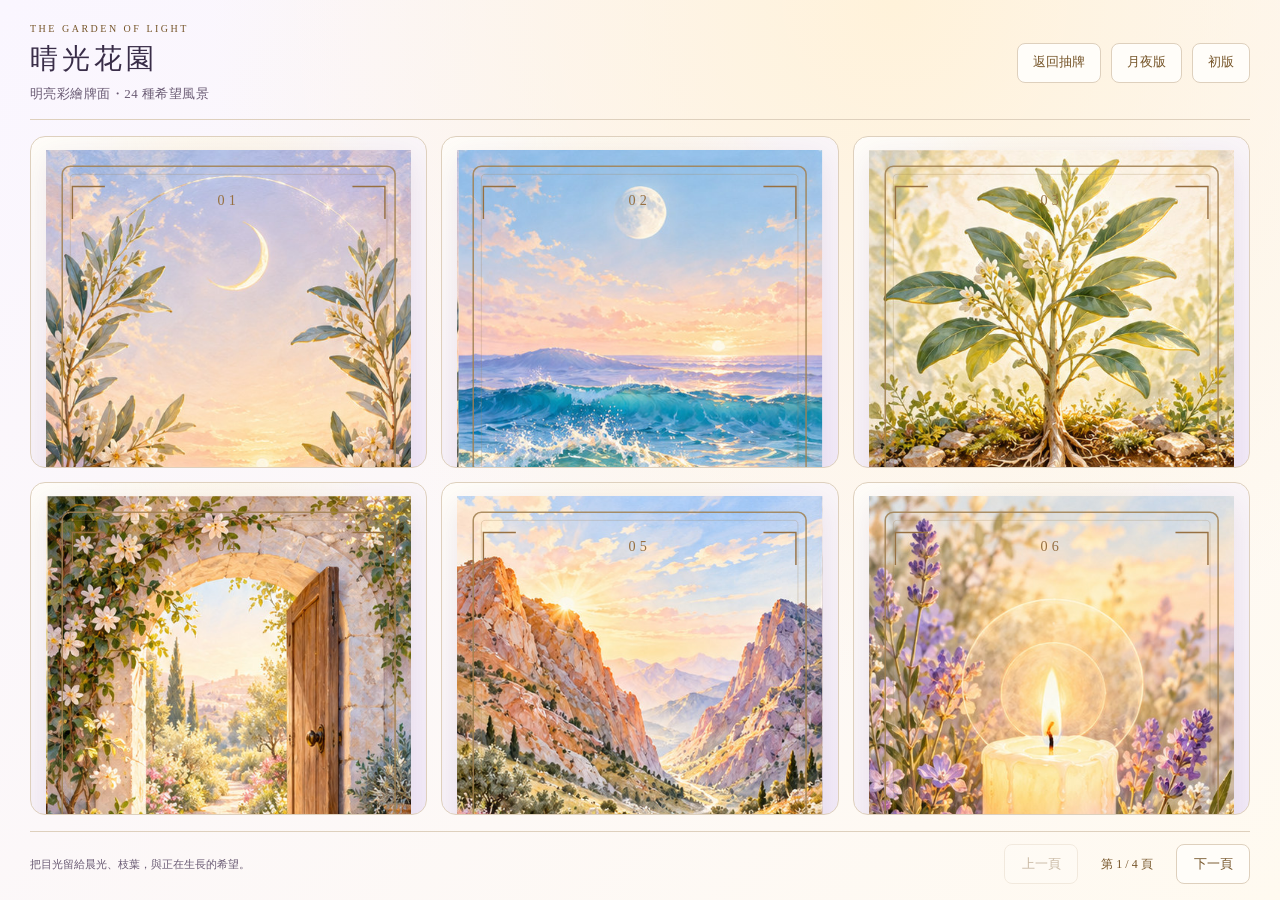
<file: oracle-art-gallery.html>
<!doctype html>
<html lang="zh-Hant">
<head>
<meta charset="utf-8">
<meta name="viewport" content="width=device-width,initial-scale=1">
<meta name="theme-color" content="#fbf7f1">
<meta name="description" content="神諭之間晴光花園。24 張全新彩繪神諭卡，以晨光、花草與清透色彩呈現每張牌的故事。">
<title>晴光花園｜神諭之間</title>
<style>
:root{color-scheme:dark;--bg:#130f1d;--panel:#211a2e;--gold:#d9bf87;--text:#f0e6d3;--muted:#b9abc7;--line:rgba(217,191,135,.26);font-family:Georgia,"Noto Serif TC","Microsoft JhengHei",serif}
*{box-sizing:border-box}
html,body{margin:0;width:100%;height:100%;overflow:hidden}
body{background:radial-gradient(ellipse at 70% 0,rgba(107,72,127,.22),transparent 54%),linear-gradient(135deg,#181120,#100d19);color:var(--text)}
button,a{-webkit-tap-highlight-color:transparent}
button{font:inherit;cursor:pointer}
button:disabled{opacity:.38;cursor:default}
button:focus-visible,a:focus-visible{outline:2px solid #f2d99d;outline-offset:4px}
a{color:inherit;text-decoration:none}
.shell{height:100dvh;width:min(1440px,100%);margin:0 auto;padding:22px 30px 16px;display:grid;grid-template-rows:auto minmax(0,1fr) auto;gap:16px}
.header{display:flex;align-items:center;justify-content:space-between;gap:24px;padding-bottom:15px;border-bottom:1px solid var(--line)}
.eyebrow{margin:0 0 6px;color:var(--gold);font:10px/1.3 Georgia,serif;letter-spacing:.25em}
h1{margin:0;font-size:28px;line-height:1.3;font-weight:500;letter-spacing:.14em}
.subtitle{margin:7px 0 0;color:var(--muted);font-size:13px;line-height:1.5;letter-spacing:.035em}
.nav{display:flex;gap:10px;flex-wrap:wrap;justify-content:flex-end}
.nav a,.page-button,.dialog-button{display:inline-flex;align-items:center;justify-content:center;min-height:40px;padding:9px 15px;border:1px solid var(--line);border-radius:8px;background:rgba(217,191,135,.04);color:var(--gold);font-size:13px;line-height:1.3}
.nav a:hover,.page-button:not(:disabled):hover,.dialog-button:not(:disabled):hover{background:rgba(217,191,135,.12);border-color:rgba(217,191,135,.65)}
.gallery{min-height:0;display:grid;grid-template-columns:repeat(3,minmax(0,1fr));grid-template-rows:repeat(2,minmax(0,1fr));gap:14px}
.card-tile{position:relative;min-width:0;min-height:0;display:grid;grid-template-rows:minmax(0,1fr) auto;gap:7px;padding:13px 13px 10px;color:var(--text);border:1px solid var(--line);border-radius:15px;background:radial-gradient(ellipse at center 38%,rgba(145,104,168,.13),transparent 66%),linear-gradient(150deg,rgba(65,48,79,.43),rgba(27,21,39,.82));overflow:hidden;transition:border-color .2s,background .2s,transform .2s}
.card-tile:before{content:"";position:absolute;left:13px;top:11px;color:var(--gold);font-size:10px;letter-spacing:.15em}
.card-tile:hover{border-color:rgba(217,191,135,.74);background:radial-gradient(ellipse at center 38%,rgba(145,104,168,.23),transparent 66%),linear-gradient(150deg,rgba(65,48,79,.59),rgba(27,21,39,.82))}
.art-frame{min-width:0;min-height:0;display:grid;place-items:center;padding:0 2px;filter:drop-shadow(0 8px 15px rgba(0,0,0,.34))}
.art-frame svg{display:block;width:auto;height:100%;max-width:100%;max-height:100%;aspect-ratio:3/5}
.card-meta{min-width:0;text-align:center}
.card-name{margin:0;font-size:17px;line-height:1.3;letter-spacing:.16em}
.card-keywords{margin:3px 0 0;color:var(--muted);font-family:"Microsoft JhengHei",sans-serif;font-size:11px;line-height:1.5;letter-spacing:.02em}
.footer{display:flex;justify-content:space-between;align-items:center;gap:15px;padding-top:12px;border-top:1px solid var(--line)}
.footer-note{margin:0;color:var(--muted);font-family:"Microsoft JhengHei",sans-serif;font-size:11px;line-height:1.5}
.page-controls{display:flex;align-items:center;gap:14px}
.page-label{min-width:70px;text-align:center;color:var(--gold);font-size:12px;white-space:nowrap}
.page-button{min-width:74px;min-height:40px}
dialog{padding:0;border:1px solid rgba(217,191,135,.4);border-radius:18px;color:var(--text);background:radial-gradient(ellipse at center top,#392843,#191222 65%);width:min(780px,calc(100vw - 32px));height:min(820px,calc(100dvh - 32px));max-width:none;max-height:none;overflow:hidden;box-shadow:0 28px 90px rgba(0,0,0,.66)}
dialog::backdrop{background:rgba(7,5,13,.84);backdrop-filter:blur(7px)}
.dialog-shell{height:100%;display:grid;grid-template-rows:auto minmax(0,1fr) auto;padding:20px 24px;gap:16px}
.dialog-header{display:flex;justify-content:space-between;align-items:center;gap:12px;padding-bottom:12px;border-bottom:1px solid var(--line)}
.dialog-heading{margin:0;color:var(--gold);font-size:12px;line-height:1.5;letter-spacing:.1em}
.dialog-main{min-height:0;display:grid;grid-template-columns:minmax(0,1.3fr) minmax(220px,.8fr);align-items:center;gap:30px}
.dialog-art{height:100%;min-height:0;min-width:0;display:grid;place-items:center;filter:drop-shadow(0 16px 22px rgba(0,0,0,.4))}
.dialog-art svg{display:block;max-height:100%;max-width:100%;width:auto;height:100%;aspect-ratio:3/5}
.dialog-copy{min-width:0}
.dialog-type{margin:0 0 11px;color:var(--muted);font-size:12px;line-height:1.5;letter-spacing:.08em}
.dialog-name{margin:0;font-size:31px;font-weight:500;line-height:1.3;letter-spacing:.17em}
.dialog-keywords{margin:11px 0 0;color:var(--gold);font-family:"Microsoft JhengHei",sans-serif;font-size:13px;line-height:1.6}
.dialog-message{margin:19px 0 0;color:var(--text);font-size:16px;line-height:1.8}
.dialog-footer{display:flex;align-items:center;justify-content:space-between;gap:12px;border-top:1px solid var(--line);padding-top:12px}
.dialog-hint{margin:0;color:var(--muted);font-family:"Microsoft JhengHei",sans-serif;font-size:11px;line-height:1.5}
.dialog-move{display:flex;gap:10px}
.dialog-button{min-height:42px}
@media(max-width:700px){
.shell{padding:14px 14px 12px;gap:12px}
.header{display:grid;grid-template-columns:1fr auto;gap:7px 10px;align-items:end;padding-bottom:11px}
.eyebrow{font-size:8px;letter-spacing:.18em;margin-bottom:4px}
h1{font-size:22px;letter-spacing:.1em}
.subtitle{font-size:11px;line-height:1.5;margin-top:6px}
.nav{gap:6px;align-self:start}
.nav a{min-height:38px;padding:8px 10px;font-size:11px;max-width:78px;text-align:center}
.gallery{grid-template-columns:repeat(2,minmax(0,1fr));gap:10px}
.card-tile{padding:10px 7px 8px;gap:6px;border-radius:12px}
.card-name{font-size:15px}
.card-keywords{font-size:10px;line-height:1.5;margin-top:3px}
.footer{padding-top:10px;gap:8px}
.footer-note{display:none}
.page-controls{width:100%;justify-content:space-between;gap:8px}
.page-button{min-height:40px;min-width:78px;padding:9px 12px}
.page-label{font-size:12px}
dialog{width:calc(100vw - 24px);height:calc(100dvh - 24px);border-radius:14px}
.dialog-shell{padding:13px 15px;gap:10px}
.dialog-header{padding-bottom:9px}
.dialog-heading{font-size:10px;letter-spacing:.06em}
.dialog-main{grid-template-columns:1fr;grid-template-rows:minmax(0,1fr) auto;gap:12px}
.dialog-art{height:100%}
.dialog-copy{text-align:center}
.dialog-type{font-size:10px;margin:0 0 3px;line-height:1.4}
.dialog-name{font-size:22px;line-height:1.3}
.dialog-keywords{font-size:11px;line-height:1.5;margin-top:6px}
.dialog-message{font-size:13px;line-height:1.6;margin-top:8px}
.dialog-footer{padding-top:9px}
.dialog-hint{display:none}
.dialog-move{width:100%;justify-content:space-between}
.dialog-button{min-height:40px;font-size:11px;padding:9px 11px}
}
@media(max-height:600px) and (min-width:701px){
.shell{padding-top:12px;gap:10px}.header{padding-bottom:10px}.subtitle{margin-top:3px}.card-tile{padding:7px;gap:4px}.card-name{font-size:14px}.card-keywords{font-size:10px}.footer{padding-top:8px}.dialog-shell{padding:12px 18px;gap:10px}.dialog-main{gap:20px}.dialog-name{font-size:25px}.dialog-message{font-size:14px}
}
@media(max-height:560px) and (max-width:700px){
.shell{padding-top:9px;gap:8px}.header{padding-bottom:8px}.eyebrow{display:none}.subtitle{font-size:10px;margin-top:4px}.card-tile{padding:6px;gap:3px}.card-name{font-size:13px}.card-keywords{font-size:9px;margin-top:1px}.footer{padding-top:7px}.page-button{min-height:38px}.dialog-shell{padding:10px 12px;gap:7px}.dialog-main{gap:8px}.dialog-type{display:none}.dialog-name{font-size:19px}.dialog-keywords{margin-top:3px}.dialog-message{font-size:12px;margin-top:5px}.dialog-header{padding-bottom:7px}.dialog-footer{padding-top:7px}
}
@media(prefers-reduced-motion:reduce){*,*:before,*:after{transition:none!important;scroll-behavior:auto!important}}
:root{color-scheme:light;--bg:#fbf7f1;--panel:#fffdf9;--gold:#765529;--text:#392d48;--muted:#695a73;--line:#ded0bd}
body{background:radial-gradient(ellipse at 70% 0,#fff2da,transparent 54%),linear-gradient(135deg,#faf6ff,#fffaf0);color:var(--text)}
.card-tile{background:radial-gradient(ellipse at center 38%,#fff5db,transparent 66%),linear-gradient(150deg,#fffdf8,#f2eaf8)}
.card-tile:hover{border-color:#b79a64;background:linear-gradient(150deg,#fff7e3,#e9ddf1)}
.nav a,.page-button,.dialog-button{background:#fffdf9;color:#765529}
.nav a:hover,.page-button:not(:disabled):hover,.dialog-button:not(:disabled):hover{background:#f4ead3;border-color:#a18151}
button:focus-visible,a:focus-visible{outline-color:#6d4783}
.art-frame{filter:drop-shadow(0 8px 15px #6d47831c)}
dialog{color:var(--text);background:radial-gradient(ellipse at center top,#fff6de,#f5eff9 65%);border-color:#b79a64;box-shadow:0 28px 90px #49335438}
dialog::backdrop{background:#57456470}.dialog-art{filter:drop-shadow(0 16px 22px #6d478321)}

</style>
</head>
<body>
<div class="shell">
<header class="header">
<div><p class="eyebrow">THE GARDEN OF LIGHT</p><h1>晴光花園</h1><p class="subtitle">明亮彩繪牌面・24 種希望風景</p></div>
<nav class="nav" aria-label="展覽導覽"><a href="oracle-room.html">返回抽牌</a><a href="oracle-art-moonlight.html">月夜版</a><a href="oracle-art-archive.html">初版</a></nav>
</header>
<main class="gallery" id="gallery" aria-label="新版神諭卡牌面"></main>
<footer class="footer">
<p class="footer-note">把目光留給晨光、枝葉，與正在生長的希望。</p>
<div class="page-controls" aria-label="牌面分頁"><button type="button" class="page-button" id="previous">上一頁</button><span class="page-label" id="page-label" role="status" aria-live="polite" aria-atomic="true"></span><button type="button" class="page-button" id="next">下一頁</button></div>
</footer>
</div>
<dialog id="card-dialog" aria-labelledby="dialog-name" aria-describedby="dialog-keywords dialog-message">
<div class="dialog-shell">
<header class="dialog-header"><p class="dialog-heading" id="dialog-heading"></p><button type="button" class="dialog-button" id="dialog-close">返回典藏</button></header>
<div class="dialog-main"><div class="dialog-art" id="dialog-art"></div><div class="dialog-copy"><p class="dialog-type" id="dialog-type"></p><h2 class="dialog-name" id="dialog-name"></h2><p class="dialog-keywords" id="dialog-keywords"></p><p class="dialog-message" id="dialog-message"></p></div></div>
<footer class="dialog-footer"><p class="dialog-hint">使用 ← →，讓目光走向下一張牌面。</p><div class="dialog-move"><button type="button" class="dialog-button" id="card-previous">上一張</button><button type="button" class="dialog-button" id="card-next">下一張</button></div></footer>
</div>
</dialog>

<script>
"use strict";
const cards=[{"name":"留白","en":"STILLNESS","type":"月亮與元素","keywords":"停頓 · 空間 · 傾聽","message":"空出一點時間，聽見自己正在想什麼。","action":"關掉通知五分鐘，寫下此刻最明顯的一個感受。","prompt":"當我暫時放下忙碌，有什麼聲音浮現？","color":"#554268","art":"moon","id":"moonlit-01","number":1},{"name":"潮汐","en":"THE TIDES","type":"月亮與元素","keywords":"情緒 · 流動 · 允許","message":"感受會流動，你可以先陪它待一會兒。","action":"為今天的情緒取一個名字，再寫下它可能需要什麼。","prompt":"我正在感受什麼？哪些事情是我今天能影響的？","color":"#284354","art":"waves","id":"moonlit-02","number":2},{"name":"根系","en":"ROOTED","type":"植物與夢境","keywords":"安住 · 日常 · 支持","message":"回到那些能支持你的日常。","action":"整理桌面上一個小角落，讓接下來的一件事容易開始。","prompt":"哪個簡單的習慣，曾讓我覺得比較安定？","color":"#374d45","art":"roots","id":"moonlit-03","number":3},{"name":"門扉","en":"THE THRESHOLD","type":"植物與夢境","keywords":"開始 · 好奇 · 嘗試","message":"把第一步縮小，讓自己有機會出發。","action":"選一件拖延的小事，只花十分鐘開始。","prompt":"如果第一步不用完美，我願意先做什麼？","color":"#554157","art":"door","id":"moonlit-04","number":4},{"name":"界線","en":"BOUNDARIES","type":"自我關懷","keywords":"選擇 · 尊重 · 清楚","message":"溫柔，也可以有清楚的邊界。","action":"練習說出一句：「我需要想一下，晚一點回覆你。」","prompt":"我在哪裡答應得太快？我真正願意付出多少？","color":"#59414c","art":"mountains","id":"moonlit-05","number":5},{"name":"微光","en":"INNER LIGHT","type":"自我關懷","keywords":"留意 · 資源 · 希望","message":"留意那些尚未被你看見的支持。","action":"寫下三個實際支持過你的人、習慣或事物，今天靠近其中一個。","prompt":"最近有哪些微小的支持，被我忽略了？","color":"#49385e","art":"light","id":"moonlit-06","number":6},{"name":"回聲","en":"THE ECHO","type":"月亮與元素","keywords":"覺察 · 模式 · 需要","message":"反覆出現的感受，值得被慢慢聽見。","action":"記下一件最近重複發生的事，分別列出「發生的事」與「我的解讀」。","prompt":"在這些反覆的經驗裡，哪個需要一直沒有被說出來？","color":"#354653","art":"echo","id":"moonlit-07","number":7},{"name":"同行","en":"TOGETHER","type":"自我關懷","keywords":"連結 · 信任 · 求助","message":"讓值得信任的人，知道你需要怎樣的陪伴。","action":"選一位信任的人，具體提出一個小請求，例如陪你聊十分鐘。","prompt":"我希望別人怎麼陪我？我能如何把這個需要說清楚？","color":"#49434e","art":"together","id":"moonlit-08","number":8},{"name":"新月","en":"NEW MOON","type":"月亮與元素","keywords":"意圖 · 起點 · 可能","message":"為還沒有形狀的願望，留一個開始的位置。","action":"寫下一個這週想實踐的意圖，放在每天看得到的地方。","prompt":"此刻，我想為生活邀請什麼新的可能？","color":"#392b4f","art":"moon","id":"moonlit-09","number":9},{"name":"星河","en":"STARLIT RIVER","type":"月亮與元素","keywords":"視野 · 連結 · 方向","message":"把目光放遠一點，重新看見事情之間的連結。","action":"畫出目前在意的三件事，用線標出它們彼此的關係。","prompt":"當我放大視野，眼前這件事在生活中佔著什麼位置？","color":"#45365b","art":"light","id":"moonlit-10","number":10},{"name":"晨露","en":"MORNING DEW","type":"植物與夢境","keywords":"感官 · 細節 · 當下","message":"一個細小的發現，也值得你停下來。","action":"觀察身邊一株植物一分鐘，記下三個先前沒有留意的細節。","prompt":"今天有哪些細節，讓我感覺自己正在好好生活？","color":"#335a59","art":"roots","id":"moonlit-11","number":11},{"name":"霧林","en":"MISTWOOD","type":"植物與夢境","keywords":"未知 · 線索 · 耐心","message":"看不清全貌時，先辨認手邊的線索。","action":"為正在猶豫的選擇，列出一項已知事實與一項待確認的資訊。","prompt":"關於這件事，我已經知道什麼，又需要了解什麼？","color":"#3b6060","art":"roots","id":"moonlit-12","number":12},{"name":"落葉","en":"FALLING LEAVES","type":"植物與夢境","keywords":"整理 · 減量 · 告別","message":"有些曾經需要的東西，可以在此刻放下。","action":"從今天的待辦清單中，移除一件已經失去目的的小事。","prompt":"什麼曾經幫助過我，現在卻需要重新衡量？","color":"#66524d","art":"roots","id":"moonlit-13","number":13},{"name":"萌芽","en":"FIRST SPROUT","type":"植物與夢境","keywords":"培養 · 照料 · 成長","message":"替你在意的事，提供一點持續的照料。","action":"為一個正在培養的興趣，安排本週十分鐘的練習時間。","prompt":"哪件事正在慢慢生長，而我能給它什麼支持？","color":"#2d5154","art":"roots","id":"moonlit-14","number":14},{"name":"山徑","en":"MOUNTAIN PATH","type":"月亮與元素","keywords":"步伐 · 調整 · 耐力","message":"讓前進的步伐，配合你今天的力氣。","action":"把一件過大的任務拆成三段，圈出今天能完成的一段。","prompt":"我可以怎麼調整步伐，讓這件事持續做得下去？","color":"#554e5b","art":"mountains","id":"moonlit-15","number":15},{"name":"靜湖","en":"STILL LAKE","type":"月亮與元素","keywords":"觀察 · 沉澱 · 清晰","message":"讓念頭沉一沉，再選擇如何回應。","action":"把一則讓你在意的訊息的回覆先存成草稿，十分鐘後再讀一次。","prompt":"留一點時間之後，我會如何理解自己的反應？","color":"#294b4d","art":"waves","id":"moonlit-16","number":16},{"name":"晚風","en":"EVENING BREEZE","type":"月亮與元素","keywords":"鬆動 · 轉換 · 呼吸","message":"換一個位置，給緊繃的思緒一點流動。","action":"走到窗邊或戶外，花三分鐘感受空氣與周圍的聲音。","prompt":"今天哪一處緊繃，需要我換個方式對待？","color":"#4d3b60","art":"echo","id":"moonlit-17","number":17},{"name":"歸巢","en":"HOMECOMING","type":"自我關懷","keywords":"安頓 · 照顧 · 歸屬","message":"為自己準備一個可以安心停靠的片刻。","action":"準備一份簡單的餐點，坐下來慢慢吃完。","prompt":"什麼樣的日常安排，能讓我感到被自己照顧？","color":"#63544e","art":"door","id":"moonlit-18","number":18},{"name":"休憩","en":"REST","type":"自我關懷","keywords":"休息 · 身體 · 節奏","message":"把休息，也放進今天的安排。","action":"在行事曆中留出十五分鐘，讓自己暫時離開工作與螢幕。","prompt":"我的身體正在用哪些訊號提醒我休息？","color":"#45365b","art":"moon","id":"moonlit-19","number":19},{"name":"初心","en":"FIRST INTENTION","type":"自我關懷","keywords":"初衷 · 價值 · 選擇","message":"回到你在意這件事的理由。","action":"補完這句話：「我之所以在意這件事，是因為……」","prompt":"在眾多期待之中，哪些價值是我願意親自守住的？","color":"#392b4f","art":"light","id":"moonlit-20","number":20},{"name":"餘溫","en":"LINGERING WARMTH","type":"自我關懷","keywords":"回憶 · 安慰 · 保存","message":"讓一段溫暖的記憶，陪你停留片刻。","action":"選一段讓你安心的回憶，記下一個聲音、氣味或畫面。","prompt":"那段記憶裡，有什麼感受值得我帶回今天？","color":"#69564f","art":"together","id":"moonlit-21","number":21},{"name":"遠岸","en":"FAR SHORE","type":"月亮與元素","keywords":"願景 · 距離 · 取捨","message":"看看想去的地方，也看看抵達需要的付出。","action":"為一個想追求的目標，寫下一項可能的收穫與一項需要付出的成本。","prompt":"這個目標如何回應我的需要，又需要我做出哪些取捨？","color":"#335a59","art":"waves","id":"moonlit-22","number":22},{"name":"花期","en":"BLOOMING SEASON","type":"植物與夢境","keywords":"時間 · 過程 · 等待","message":"給正在發展的事，一段可以被觀察的時間。","action":"替一件需要時間的事，設定下一次檢視進度的日期。","prompt":"除了眼前的成果，我還能從哪些變化看見進展？","color":"#5f505e","art":"roots","id":"moonlit-23","number":23},{"name":"守燈","en":"LAMPLIGHT","type":"自我關懷","keywords":"承諾 · 持續 · 照看","message":"用做得到的方式，照看你想維持的承諾。","action":"選一個想維持的小習慣，為它設定今天可完成的最小版本。","prompt":"我想持續照看的事情是什麼，怎樣的安排能支持它？","color":"#4d3b60","art":"light","id":"moonlit-24","number":24}];
function variation(c){
 const n=c.number,gold="#dbc28e";
 if(c.name==="新月")return '<circle cx="90" cy="118" r="46" fill="'+c.color+'" stroke="'+gold+'" stroke-width=".6"/><circle cx="90" cy="118" r="54" fill="none" stroke="'+gold+'" stroke-width=".3" stroke-dasharray="1 5"/>';
 if(c.name==="星河")return '<path d="M51 173L66 129L88 115L105 142L126 92" fill="none" stroke="'+gold+'" stroke-width=".9"/><g fill="'+gold+'"><circle cx="51" cy="173" r="3"/><circle cx="66" cy="129" r="3"/><circle cx="88" cy="115" r="3"/><circle cx="105" cy="142" r="3"/><circle cx="126" cy="92" r="3"/></g>';
 if(c.name==="晨露")return '<g fill="#d1e2d4"><circle cx="53" cy="119" r="3"/><circle cx="122" cy="137" r="3"/><circle cx="71" cy="155" r="2"/></g>';
 if(c.name==="霧林")return '<g fill="none" stroke="#c2d9d4" stroke-width="4" opacity=".18"><path d="M24 123Q79 110 152 122M24 145Q82 129 152 144M24 170Q91 154 153 173"/></g>';
 if(c.name==="落葉")return '<g fill="#c49d7c" stroke="'+gold+'" stroke-width=".5"><path d="M117 176q22 0 13 24q-20-3-13-24Z"/><path d="M38 204q19-9 24 12q-16 12-24-12Z"/></g>';
 if(c.name==="萌芽")return '<circle cx="90" cy="144" r="55" fill="'+c.color+'" opacity=".94"/><path d="M89 195V137M89 162Q63 164 56 139Q82 133 89 162M89 151Q108 126 124 133Q124 158 89 151M59 196H121" fill="#72978b" stroke="'+gold+'" stroke-width=".9"/>';
 if(c.name==="山徑")return '<path d="M84 219Q126 202 96 183Q72 163 105 157" fill="none" stroke="'+gold+'" stroke-width="1.5"/>';
 if(c.name==="靜湖")return '<path d="M29 167H151M31 182H149M37 198H143" stroke="#c6dad3" stroke-width=".7" opacity=".6"/>';
 if(c.name==="晚風")return '<g fill="none" stroke="'+gold+'" stroke-width=".7" opacity=".7"><path d="M34 117Q73 103 107 115T146 101M30 132Q63 118 112 136M40 196Q78 181 144 190"/></g>';
 if(c.name==="歸巢")return '<path d="M121 78q10-14 21 0q10-14 20 0" fill="none" stroke="'+gold+'" stroke-width="1"/>';
 if(c.name==="休憩")return '<g fill="'+gold+'" opacity=".8"><circle cx="40" cy="160" r="1.5"/><circle cx="56" cy="188" r="1.5"/><circle cx="133" cy="179" r="1.5"/></g>';
 if(c.name==="初心")return '<path d="M90 80l5 10l11 2l-8 8l2 11l-10-6l-10 6l2-11l-8-8l11-2Z" fill="'+gold+'" opacity=".7"/>';
 if(c.name==="餘溫")return '<circle cx="90" cy="178" r="12" fill="#d5aa80" opacity=".35"/><path d="M68 193q22 10 45 0" fill="none" stroke="'+gold+'" stroke-width=".7"/>';
 if(c.name==="遠岸")return '<path d="M28 134L48 115L69 134L88 124L104 136L129 111L153 135" fill="#444e65" stroke="'+gold+'" stroke-width=".6"/>';
 if(c.name==="花期")return '<g fill="#bd98af" stroke="'+gold+'" stroke-width=".5"><circle cx="91" cy="106" r="9"/><circle cx="84" cy="99" r="6"/><circle cx="98" cy="99" r="6"/><circle cx="83" cy="111" r="6"/><circle cx="99" cy="111" r="6"/><circle cx="91" cy="104" r="3" fill="'+gold+'"/></g>';
 if(c.name==="守燈")return '<path d="M73 129V193H107V129M70 126H110M76 126L82 114H98L104 126M69 196H111" fill="none" stroke="'+gold+'" stroke-width="1"/>';
 return "";
}

function legacyArt(c,uid){
let shape="";
const star=(x,y,s=1)=>`<path d="M${x} ${y-5*s}l${1.5*s} ${3.5*s}l${3.5*s} ${1.5*s}l${-3.5*s} ${1.5*s}l${-1.5*s} ${3.5*s}l${-1.5*s} ${-3.5*s}l${-3.5*s} ${-1.5*s}l${3.5*s} ${-1.5*s}Z" fill="#dbc28e"/>`;
const branch=`<path d="M45 207Q27 165 34 124M35 145Q18 131 24 119Q39 124 35 145M34 158Q48 142 50 130Q34 131 34 158M39 181Q20 174 23 158Q38 163 39 181M40 185Q60 174 54 157Q40 165 40 185" fill="none" stroke="#b5a17b" stroke-width=".8" opacity=".7"/>`;
switch(c.art){
case "moon":shape=`<circle cx="90" cy="118" r="46" fill="#d4bd91" opacity=".95"/><circle cx="109" cy="104" r="44" fill="${c.color}"/><circle cx="90" cy="120" r="63" fill="none" stroke="#d4bd91" stroke-width=".5" opacity=".5"/><path d="M45 205Q90 193 135 205M54 214Q90 208 126 214" fill="none" stroke="#b9aac8" opacity=".4"/>${branch}<g transform="translate(180 0) scale(-1 1)">${branch}</g>`;break;
case "waves":shape=`<circle cx="90" cy="97" r="28" fill="#ccb989" opacity=".8"/><path d="M28 153Q55 115 85 151T153 149V225H28Z" fill="#234b5c"/><path d="M28 165Q58 140 91 167T153 164V226H28Z" fill="#376879"/><path d="M27 183Q57 157 88 184T153 179V225H27Z" fill="#61909a" opacity=".6"/><g stroke="#c5c4a4" stroke-width=".8" fill="none"><path d="M28 152Q55 115 85 151T153 149M28 165Q58 140 91 167T153 164M27 183Q57 157 88 184T153 179M42 197Q70 190 103 201T147 196"/></g>`;break;
case "roots":shape=`<circle cx="90" cy="125" r="54" fill="none" stroke="#b6b894" stroke-width=".6" opacity=".5"/><circle cx="90" cy="83" r="16" fill="#d6c698" opacity=".7"/><path d="M89 179Q83 146 91 106M90 130Q62 122 54 101Q80 98 90 130M87 147Q111 140 128 111Q96 112 87 147M87 158Q62 151 53 135Q79 132 87 158M88 176Q112 167 125 148Q100 146 88 176" fill="#687c65" stroke="#d3c79d" stroke-width=".8"/><g fill="none" stroke="#c8bd91" stroke-width=".85"><path d="M35 179H144M88 178Q89 197 73 216M88 183Q109 197 117 216M88 195L95 225M79 207L59 213M104 201L127 200M87 188L68 196"/></g>`;break;
case "door":shape=`<path d="M52 218V124a38 38 0 0 1 76 0V218Z" fill="#201c30" stroke="#cbb387" stroke-width="1"/><path d="M59 213V125a31 31 0 0 1 62 0V213" fill="none" stroke="#8c7c8e" stroke-width=".8"/><path d="M68 210L84 106L111 100V210Z" fill="#948392" opacity=".45"/><path d="M84 106L111 100V210H68Z" fill="none" stroke="#d0b98c" stroke-width=".7"/><circle cx="104" cy="157" r="2" fill="#dfcd9e"/><circle cx="79" cy="129" r="7" fill="#dfcd9e" opacity=".5"/><path d="M37 218H145M44 227H136" stroke="#cbb387" stroke-width=".7"/>${branch}`;break;
case "mountains":shape=`<circle cx="91" cy="126" r="54" fill="none" stroke="#d0b787" stroke-width=".7"/><circle cx="91" cy="107" r="22" fill="#d8b28c" opacity=".7"/><path d="M30 199L69 125L101 183L122 154L151 199Z" fill="#51425c" stroke="#bca68f" stroke-width=".8"/><path d="M30 207L82 150L109 196L137 176L151 207Z" fill="#2c2537" stroke="#c9b892" stroke-width=".8"/><path d="M34 217H147" stroke="#bca68f" stroke-width=".7"/>`;break;
case "light":shape=`<circle cx="90" cy="139" r="56" fill="url(#glow-${uid})"/><g fill="none" stroke="#d8be8d" stroke-width=".7" opacity=".6"><circle cx="90" cy="139" r="48"/><circle cx="90" cy="139" r="57"/><path d="M90 69V55M90 222V208M20 139H7M173 139H160M39 89L30 79M143 189L151 200M39 189L30 199M142 89L151 79"/></g><path d="M83 146Q64 126 90 100Q110 127 96 146Z" fill="#dbbd87"/><path d="M87 145Q80 135 91 119Q100 136 93 145Z" fill="#f5e9c7"/><path d="M81 151H99V204H81Z" fill="#9c82a5" stroke="#d8be8d" stroke-width=".8"/><path d="M70 204H110M65 212H115" stroke="#d8be8d" stroke-width=".8"/>`;break;
case "echo":shape=`<g fill="none" stroke="#c2bda0" stroke-width=".7"><ellipse cx="90" cy="157" rx="60" ry="36" opacity=".35"/><ellipse cx="90" cy="157" rx="48" ry="28" opacity=".5"/><ellipse cx="90" cy="157" rx="36" ry="20" opacity=".65"/><ellipse cx="90" cy="157" rx="23" ry="13" opacity=".8"/><ellipse cx="90" cy="157" rx="11" ry="6"/><path d="M90 75V141" stroke-dasharray="2 6" opacity=".4"/></g><path d="M90 90Q73 109 90 119Q106 109 90 90Z" fill="#cbd0b5" opacity=".85"/><circle cx="90" cy="79" r="4" fill="#dbc497"/><path d="M34 207Q63 197 91 207T145 206M45 217Q72 210 90 217T138 216" fill="none" stroke="#999ca8" stroke-width=".6"/>`;break;
case "together":shape=`<circle cx="90" cy="109" r="34" fill="#d6c291" opacity=".65"/><circle cx="102" cy="101" r="33" fill="${c.color}"/><g stroke="#c1b98f" stroke-width=".9"><path d="M59 211Q61 171 72 145M61 184Q38 177 38 162Q58 165 61 184M67 164Q93 161 95 142Q76 141 67 164M63 192Q76 180 85 184Q85 200 63 200" fill="#6b746a"/><path d="M117 211Q119 171 110 135M116 180Q135 163 145 166Q140 185 116 188M116 163Q91 159 89 141Q112 143 116 163M118 200Q138 185 146 190Q142 205 118 210" fill="#887e8c"/></g><path d="M42 213Q90 203 144 213" fill="none" stroke="#c1b98f" stroke-width=".8"/>`;break;
}
let stars="";[[37,59,.6],[143,73,.7],[54,88,.4],[129,113,.45],[39,106,.35],[146,129,.4],[68,53,.35],[114,62,.45]].forEach(s=>stars+=star(...s));
return `<svg xmlns="http://www.w3.org/2000/svg" viewBox="0 0 180 300" role="img" aria-label="${c.name}：${c.keywords}"><defs><linearGradient id="bg-${uid}" x1="0" y1="0" x2="1" y2="1"><stop stop-color="${c.color}"/><stop offset="1" stop-color="#201927"/></linearGradient><radialGradient id="glow-${uid}"><stop stop-color="#dcc69e" stop-opacity=".34"/><stop offset="1" stop-color="#b58ad1" stop-opacity="0"/></radialGradient></defs><rect width="180" height="300" fill="url(#bg-${uid})"/><rect x="9" y="9" width="162" height="282" rx="3" fill="none" stroke="#cbb284" stroke-width=".7"/><path d="M14 37V19H32M148 19H166V37M14 263V281H32M148 281H166V263" fill="none" stroke="#cbb284" stroke-width=".6"/><path d="M27 232V104a63 63 0 0 1 126 0V232" fill="none" stroke="#cbb284" stroke-width=".6" opacity=".5"/>${stars}${shape}${c.number>8?variation(c):""}<path d="M45 237H135" stroke="#cbb284" stroke-width=".5"/><text x="90" y="260" text-anchor="middle" fill="#eddfc0" font-family="serif" font-size="17" letter-spacing="5">${c.name}</text><text x="90" y="276" text-anchor="middle" fill="#ccb284" font-family="Georgia,serif" font-size="6.3" letter-spacing="1.8">${c.en}</text></svg>`;
}
const oracleArtAssets=[{"path":"assets/oracle-art-v3-01-f6981b4c6ec3.jpg","url":"/assets/oracle-art-v3-01-f6981b4c6ec3.jpg","mimeType":"image/jpeg","version":"hopeful-painted-v3","width":971,"height":1619,"bytes":619604,"quality":88,"originalPNGBytes":2805270,"pixelDimensionsRetained":true,"sha256":"f6981b4c6ec3593abdd9854d38862cceb48685c94e7372bea96a6e40137222ee","gitBlobSHA1":"9dcf539a0b0a02df3bf4c880bf7a9a9957c58322"},{"path":"assets/oracle-art-v3-02-3c026b4a3d02.jpg","url":"/assets/oracle-art-v3-02-3c026b4a3d02.jpg","mimeType":"image/jpeg","version":"hopeful-painted-v3","width":971,"height":1619,"bytes":558727,"quality":88,"originalPNGBytes":2622607,"pixelDimensionsRetained":true,"sha256":"3c026b4a3d02f232768a8a89883b7f2add1a3f978833e570fe9a51a9fac5f793","gitBlobSHA1":"dc638f1267553c2dcc43e4798a96d6bfd1849d5e"},{"path":"assets/oracle-art-v3-03-79609d356da1.jpg","url":"/assets/oracle-art-v3-03-79609d356da1.jpg","mimeType":"image/jpeg","version":"hopeful-painted-v3","width":971,"height":1619,"bytes":541197,"quality":88,"originalPNGBytes":2675091,"pixelDimensionsRetained":true,"sha256":"79609d356da1c8e00c363b9f62faf687b7934f0d23b1fd5bb0cba243beb5312e","gitBlobSHA1":"a1ab0a5e9f137a2d110bcfd199fe4e70101a9a12"},{"path":"assets/oracle-art-v3-04-098e637f7027.jpg","url":"/assets/oracle-art-v3-04-098e637f7027.jpg","mimeType":"image/jpeg","version":"hopeful-painted-v3","width":971,"height":1619,"bytes":649095,"quality":88,"originalPNGBytes":2888807,"pixelDimensionsRetained":true,"sha256":"098e637f7027a391ab4f9600f25282ff0eb33a4ffecc688402eae7abb85f9619","gitBlobSHA1":"9b41de2e977bf1fe02e3f7bb31c8e384794438e7"},{"path":"assets/oracle-art-v3-05-65fab883c065.jpg","url":"/assets/oracle-art-v3-05-65fab883c065.jpg","mimeType":"image/jpeg","version":"hopeful-painted-v3","width":971,"height":1619,"bytes":613595,"quality":88,"originalPNGBytes":2789378,"pixelDimensionsRetained":true,"sha256":"65fab883c0659f09987b5fd9f21d872dca10a9ddd0bc79a88986a19a15e1bb94","gitBlobSHA1":"ef6d34585c58ffeba29c71a1fd1d8d22d482a977"},{"path":"assets/oracle-art-v3-06-13af39a8772b.jpg","url":"/assets/oracle-art-v3-06-13af39a8772b.jpg","mimeType":"image/jpeg","version":"hopeful-painted-v3","width":971,"height":1619,"bytes":615196,"quality":88,"originalPNGBytes":2830013,"pixelDimensionsRetained":true,"sha256":"13af39a8772b5d418a0115a795545641f8484e350b14bf91d901f42052e4bd91","gitBlobSHA1":"b06dc22964a63abbbeead83bf8c2693b45d6beb7"}];
const oracleArtCards=[{"id":"moonlit-01","name":"留白","number":1,"assetURL":"/assets/oracle-art-v3-01-f6981b4c6ec3.jpg","viewBox":[0,0,485.5,809.5],"description":"牌面以一彎月亮為中心，外圈與兩側枝葉包住未被填滿的空間。這份空間是原創牌義的起點：暫停輸入，辨認自己的聲音。","version":"hopeful-painted-v3"},{"id":"moonlit-02","name":"潮汐","number":2,"assetURL":"/assets/oracle-art-v3-01-f6981b4c6ec3.jpg","viewBox":[485.5,0,485.5,809.5],"description":"月下的三層波浪高低交錯，讓流動有了可見的節奏。這裡的水是情緒變化的比喻；觀察起伏，比要求每一刻都平靜更實際。","version":"hopeful-painted-v3"},{"id":"moonlit-03","name":"根系","number":3,"assetURL":"/assets/oracle-art-v3-01-f6981b4c6ec3.jpg","viewBox":[0,809.5,485.5,809.5],"description":"枝葉向上展開，細根向下分岔，地面線把生長與支撐連在一起。根系的原創寓意是：看得見的進展，通常需要看不見的日常安排。","version":"hopeful-painted-v3"},{"id":"moonlit-04","name":"門扉","number":4,"assetURL":"/assets/oracle-art-v3-01-f6981b4c6ec3.jpg","viewBox":[485.5,809.5,485.5,809.5],"description":"拱門裡有一道斜開的門片，門把與門前台階都清楚可見。門扉象徵可以試探的入口；跨出一步，與立刻承諾走完整條路，是不同的事。","version":"hopeful-painted-v3"},{"id":"moonlit-05","name":"界線","number":5,"assetURL":"/assets/oracle-art-v3-02-3c026b4a3d02.jpg","viewBox":[0,0,485.5,809.5],"description":"兩層山脊有清楚的輪廓，也保留山谷的通道。原創解讀把這些邊緣當作範圍的比喻：能接近彼此，也能知道哪裡需要停下。","version":"hopeful-painted-v3"},{"id":"moonlit-06","name":"微光","number":6,"assetURL":"/assets/oracle-art-v3-02-3c026b4a3d02.jpg","viewBox":[485.5,0,485.5,809.5],"description":"小燭焰被兩圈光暈包住，火光照出的是近處，並沒有照亮整張牌。微光的原創重點是找到眼前可用的支持，讓下一步有落腳處。","version":"hopeful-painted-v3"},{"id":"moonlit-07","name":"回聲","number":7,"assetURL":"/assets/oracle-art-v3-02-3c026b4a3d02.jpg","viewBox":[0,809.5,485.5,809.5],"description":"一滴水位在層層橢圓漣漪上方，圓心與擴散方向都能被看見。回聲讓重複有了形狀：既觀察同一反應，也回到最初發生的事件。","version":"hopeful-painted-v3"},{"id":"moonlit-08","name":"同行","number":8,"assetURL":"/assets/oracle-art-v3-02-3c026b4a3d02.jpg","viewBox":[485.5,809.5,485.5,809.5],"description":"兩株不同顏色的枝葉各有莖幹，向中間伸展，卻沒有合成同一株。這是原創牌義的關係比喻：可以相互靠近，也保有各自的立足點。","version":"hopeful-painted-v3"},{"id":"moonlit-09","name":"新月","number":9,"assetURL":"/assets/oracle-art-v3-03-79609d356da1.jpg","viewBox":[0,0,485.5,809.5],"description":"暗色圓面與周圍光點，把尚未成形的部分留在中央。空白容納可能，也提醒你先辨認自己的意圖，再決定要投入什麼。","version":"hopeful-painted-v3"},{"id":"moonlit-10","name":"星河","number":10,"assetURL":"/assets/oracle-art-v3-03-79609d356da1.jpg","viewBox":[485.5,0,485.5,809.5],"description":"燭火照亮近處，五顆相連的星點延伸出遠方的脈絡。局部線索與整體方向需要一起觀看，連結也需要實際證據。","version":"hopeful-painted-v3"},{"id":"moonlit-11","name":"晨露","number":11,"assetURL":"/assets/oracle-art-v3-03-79609d356da1.jpg","viewBox":[0,809.5,485.5,809.5],"description":"青綠莖葉、伸展的根與三滴露水，把注意力落在細小而清楚的感受。滋養可以很輕，也需要靠近才能辨認。","version":"hopeful-painted-v3"},{"id":"moonlit-12","name":"霧林","number":12,"assetURL":"/assets/oracle-art-v3-03-79609d356da1.jpg","viewBox":[485.5,809.5,485.5,809.5],"description":"莖葉與根仍然存在，三道半透明橫霧遮住部分視線。看不清楚不等於沒有依據，耐心也需要具體的觀察方式。","version":"hopeful-painted-v3"},{"id":"moonlit-13","name":"落葉","number":13,"assetURL":"/assets/oracle-art-v3-04-098e637f7027.jpg","viewBox":[0,0,485.5,809.5],"description":"仍然站立的植物與根，旁邊有兩片落下的褐葉。放下一部分不會抹去曾經的投入，取捨能讓留下的事物得到照顧。","version":"hopeful-painted-v3"},{"id":"moonlit-14","name":"萌芽","number":14,"assetURL":"/assets/oracle-art-v3-04-098e637f7027.jpg","viewBox":[485.5,0,485.5,809.5],"description":"地線上伸出一株帶著兩片葉的嫩芽。成長需要適合的條件與持續照顧，小小的進展也值得被看見。","version":"hopeful-painted-v3"},{"id":"moonlit-15","name":"山徑","number":15,"assetURL":"/assets/oracle-art-v3-04-098e637f7027.jpg","viewBox":[0,809.5,485.5,809.5],"description":"層疊山峰旁有圓形天體，金色道路沿著地勢彎行。前進需要讀懂環境，調整步幅與休息也屬於路程的一部分。","version":"hopeful-painted-v3"},{"id":"moonlit-16","name":"靜湖","number":16,"assetURL":"/assets/oracle-art-v3-04-098e637f7027.jpg","viewBox":[485.5,809.5,485.5,809.5],"description":"重疊水波與三道水平映光，呈現表面變化與清楚輪廓的共存。沉澱讓觀察更細緻，也讓不同層次的感受被辨認。","version":"hopeful-painted-v3"},{"id":"moonlit-17","name":"晚風","number":17,"assetURL":"/assets/oracle-art-v3-05-65fab883c065.jpg","viewBox":[0,0,485.5,809.5],"description":"層層橢圓波紋圍著水滴展開，三道金色風線穿過畫面。水與風的流動，讓鬆開、調整與重新呼吸成為這張牌的核心。","version":"hopeful-painted-v3"},{"id":"moonlit-18","name":"歸巢","number":18,"assetURL":"/assets/oracle-art-v3-05-65fab883c065.jpg","viewBox":[485.5,0,485.5,809.5],"description":"開敞的拱門與一側門板留下可進可出的界線，枝條和右上方的簡筆飛鳥，讓歸屬連結到停留、補給與再次出發。","version":"hopeful-painted-v3"},{"id":"moonlit-19","name":"休憩","number":19,"assetURL":"/assets/oracle-art-v3-05-65fab883c065.jpg","viewBox":[0,809.5,485.5,809.5],"description":"彎月、枝條與三顆小星留下疏朗的空間。畫面的留白把注意力帶向安靜、身體與節奏，提醒你為恢復保留位置。","version":"hopeful-painted-v3"},{"id":"moonlit-20","name":"初心","number":20,"assetURL":"/assets/oracle-art-v3-05-65fab883c065.jpg","viewBox":[485.5,809.5,485.5,809.5],"description":"燭火上方懸著一顆金色五角星，讓眼前的光與較遠的方向彼此呼應。火焰指向日常投入，星光則引出價值與初衷。","version":"hopeful-painted-v3"},{"id":"moonlit-21","name":"餘溫","number":21,"assetURL":"/assets/oracle-art-v3-06-13af39a8772b.jpg","viewBox":[0,0,485.5,809.5],"description":"彎月下，兩枝帶葉的枝條各自舒展，小小的橙色暖光留在它們之間。下方弧線承接著這份微光，讓記憶連結到可以保存的溫柔。","version":"hopeful-painted-v3"},{"id":"moonlit-22","name":"遠岸","number":22,"assetURL":"/assets/oracle-art-v3-06-13af39a8772b.jpg","viewBox":[485.5,0,485.5,809.5],"description":"水波之上，遠方山岸以清楚的稜線展開。岸線提供方向，波浪讓距離有了可感受的層次，引出路程、資源與取捨的思考。","version":"hopeful-painted-v3"},{"id":"moonlit-23","name":"花期","number":23,"assetURL":"/assets/oracle-art-v3-06-13af39a8772b.jpg","viewBox":[0,809.5,485.5,809.5],"description":"圓潤的五瓣花開在葉片上方，根系留在下方。花朵讓成果被看見，根與葉呈現生長所需的支持，引出不同階段的照顧。","version":"hopeful-painted-v3"},{"id":"moonlit-24","name":"守燈","number":24,"assetURL":"/assets/oracle-art-v3-06-13af39a8772b.jpg","viewBox":[485.5,809.5,485.5,809.5],"description":"燭火被矩形燈籠輪廓包圍，上有頂蓋，下有底座。外框與火焰讓持續的光連結到遮護、補充與日常照料。","version":"hopeful-painted-v3"}];
const oracleArtMap=new Map(oracleArtCards.map(c=>[c.id,c]));
const oracleArtAssetMap=new Map(oracleArtAssets.map(a=>[a.url,a]));
const artEsc=s=>String(s).replace(/[&"'<>]/g,c=>({"&":"&amp;","\"":"&quot;","'":"&#39;","<":"&lt;",">":"&gt;"}[c]));
function art(c,uid){
 const m=oracleArtMap.get(c.id),a=m&&oracleArtAssetMap.get(m.assetURL);if(!m||!a)return legacyArt(c,uid);
 const fallback=legacyArt(c,uid+"-linework").replace("<svg ","<svg x=\"0\" y=\"0\" width=\"180\" height=\"300\" ");
 return `<svg xmlns="http://www.w3.org/2000/svg" viewBox="0 0 180 300" role="img" aria-label="${artEsc(c.name+"："+m.description)}" data-art-card="${c.id}" data-art-version="hopeful-painted-v3" data-art-ready="pending"><title>${artEsc(c.name+"｜晴光花園")}</title><g data-art-fallback aria-hidden="true">${fallback}</g><svg data-art-crop x="0" y="0" width="180" height="300" viewBox="${m.viewBox.join(" ")}" preserveAspectRatio="xMidYMid slice" aria-hidden="true"><image data-art-source="https://brendonlee1006.github.io${m.assetURL}" x="0" y="0" width="${a.width}" height="${a.height}" preserveAspectRatio="none"/></svg><g data-art-overlay aria-hidden="true" style="visibility:hidden"><defs><linearGradient id="caption-${uid}" x1="0" y1="0" x2="0" y2="1"><stop stop-color="#fff8ed" stop-opacity="0"/><stop offset=".38" stop-color="#fff8ed" stop-opacity=".55"/><stop offset="1" stop-color="#fff8ed" stop-opacity=".96"/></linearGradient></defs><rect x="0" y="220" width="180" height="80" fill="url(#caption-${uid})"/><rect x="8" y="8" width="164" height="284" rx="4" fill="none" stroke="#a18151" stroke-width=".75" opacity=".86"/><rect x="12" y="12" width="156" height="276" rx="2" fill="none" stroke="#a18151" stroke-width=".3" opacity=".42"/><path d="M13 34V18H29M151 18H167V34M13 266V282H29M151 282H167V266M57 242H77M103 242H123" fill="none" stroke="#977041" stroke-width=".7"/><path d="M90 237l1.5 3.5 3.5 1.5-3.5 1.5-1.5 3.5-1.5-3.5-3.5-1.5 3.5-1.5Z" fill="#977041"/><text x="90" y="27" text-anchor="middle" fill="#977041" font-family="Georgia,serif" font-size="7" letter-spacing="2">${String(c.number).padStart(2,"0")}</text><text x="90" y="263" text-anchor="middle" fill="#493354" font-family="serif" font-size="18" letter-spacing="5">${artEsc(c.name)}</text><text x="90" y="280" text-anchor="middle" fill="#765529" font-family="Georgia,serif" font-size="6.2" letter-spacing="1.55">${artEsc(c.en)}</text></g></svg>`;
}
(function installOracleArtwork(){
 "use strict";
 let queued=false;
 const setState=(image,state)=>{
  const card=image.closest("svg[data-art-card]");if(!card)return;
  card.dataset.artReady=state;
  const fallback=card.querySelector("[data-art-fallback]"),overlay=card.querySelector("[data-art-overlay]");
  if(fallback){fallback.style.visibility=state==="loaded"?"hidden":"visible";fallback.style.opacity=state==="loaded"?"0":"1";}
  if(overlay){overlay.style.visibility=state==="loaded"?"visible":"hidden";overlay.style.opacity=state==="loaded"?"1":"0";}
 };
 const request=card=>{
  const image=card.querySelector("image[data-art-source]");
  if(!image||image.dataset.artRequested)return;
  image.dataset.artRequested="true";
  image.addEventListener("load",()=>setState(image,"loaded"));
  image.addEventListener("error",()=>setState(image,"fallback"));
  image.setAttribute("href",image.dataset.artSource);
 };
 const observer=typeof IntersectionObserver==="function"?new IntersectionObserver(entries=>{
  for(const entry of entries)if(entry.isIntersecting){request(entry.target);observer.unobserve(entry.target);}
 },{rootMargin:"80px",threshold:0.001}):null;
 const refresh=()=>{
  queued=false;
  for(const card of document.querySelectorAll("svg[data-art-card]")){
   const rect=card.getBoundingClientRect();
   const localVisible=rect.width>0&&rect.height>0&&rect.bottom>-80&&rect.right>-80&&rect.top<innerHeight+80&&rect.left<innerWidth+80&&getComputedStyle(card).visibility!=="hidden";
   if(localVisible)request(card);
   if(card.dataset.artObserved)continue;card.dataset.artObserved="true";
   if(observer)observer.observe(card);else request(card);
  }
 };
 const schedule=()=>{if(!queued){queued=true;requestAnimationFrame(refresh);}};
 document.addEventListener("load",event=>{const image=event.target;if(image?.localName==="image"&&image.hasAttribute("data-art-source"))setState(image,"loaded");},true);
 document.addEventListener("error",event=>{const image=event.target;if(image?.localName==="image"&&image.hasAttribute("data-art-source"))setState(image,"fallback");},true);
 new MutationObserver(records=>{if(records.some(r=>r.type==="attributes"||r.addedNodes.length))schedule();}).observe(document.body,{childList:true,subtree:true,attributes:true,attributeFilter:["hidden","class","style"]});
 window.addEventListener("resize",schedule);
 const frozenCards=Object.freeze(oracleArtCards.map(c=>Object.freeze({...c,viewBox:Object.freeze(c.viewBox.slice())})));
 const frozenAssets=Object.freeze(oracleArtAssets.map(a=>Object.freeze({...a})));
 Object.defineProperty(window,"oracleArtwork",{value:Object.freeze({
  version:"hopeful-painted-v3",cards:frozenCards,assets:frozenAssets,
  snapshot:()=>Object.freeze({version:"hopeful-painted-v3",rendered:document.querySelectorAll("svg[data-art-card]").length,loaded:document.querySelectorAll('svg[data-art-ready="loaded"]').length,fallback:document.querySelectorAll('svg[data-art-ready="fallback"]').length})
 }),writable:false,configurable:false});
 schedule();
})();

const gallery=document.getElementById("gallery");
const previous=document.getElementById("previous"),next=document.getElementById("next"),label=document.getElementById("page-label");
const dialog=document.getElementById("card-dialog"),closeButton=document.getElementById("dialog-close");
const cardPrevious=document.getElementById("card-previous"),cardNext=document.getElementById("card-next");
const narrow=window.matchMedia("(max-width:700px)");
let perPage=narrow.matches?4:6,page=0,uidCount=0,currentCard=0,returnId=null;
function putText(id,value){document.getElementById(id).textContent=value;}
function uniqueArt(c){uidCount+=1;return art(c,"painted-"+c.id+"-"+uidCount);}
function render(focusId){
 const start=page*perPage,end=Math.min(start+perPage,cards.length);
 gallery.replaceChildren();
 gallery.setAttribute("aria-label","新版牌面，第 "+(start+1)+" 至 "+end+" 張，共 "+cards.length+" 張");
 for(let i=start;i<end;i++){
  const c=cards[i],button=document.createElement("button");
  button.type="button";button.className="card-tile";button.dataset.cardId=c.id;button.dataset.cardIndex=String(i);
  button.setAttribute("aria-label","欣賞第 "+c.number+" 張牌面："+c.name+"，"+c.keywords);
  const frame=document.createElement("div");frame.className="art-frame";frame.innerHTML=uniqueArt(c);
  frame.setAttribute("aria-hidden","true");
  const meta=document.createElement("div");meta.className="card-meta";
  const name=document.createElement("p");name.className="card-name";name.textContent=c.name;
  const keywords=document.createElement("p");keywords.className="card-keywords";keywords.textContent=c.keywords;
  meta.append(name,keywords);button.append(frame,meta);
  button.addEventListener("click",()=>openCard(i));gallery.append(button);
 }
 previous.disabled=page===0;next.disabled=page>=Math.ceil(cards.length/perPage)-1;
 label.textContent="第 "+(page+1)+" / "+Math.ceil(cards.length/perPage)+" 頁";
 if(focusId){const target=gallery.querySelector('[data-card-id="'+focusId+'"]');if(target)target.focus({preventScroll:true});}
}
function goPage(delta){
 const proposed=Math.max(0,Math.min(Math.ceil(cards.length/perPage)-1,page+delta));
 if(proposed===page)return;
 const active=document.activeElement,wasCard=active&&active.classList.contains("card-tile");
 const offset=wasCard?Number(active.dataset.cardIndex)-page*perPage:0;
 page=proposed;
 const focusId=wasCard?cards[Math.min(page*perPage+offset,cards.length-1)].id:null;
 render(focusId);
 if((active===previous&&previous.disabled)||(active===next&&next.disabled))gallery.firstElementChild.focus({preventScroll:true});
}
function fillDialog(index){
 currentCard=Math.max(0,Math.min(cards.length-1,index));
 const c=cards[currentCard];
 document.getElementById("dialog-art").innerHTML=uniqueArt(c);
 putText("dialog-heading","全新彩繪牌面 · "+String(c.number).padStart(2,"0")+" / 24");
 putText("dialog-type",c.type);putText("dialog-name",c.name);
 putText("dialog-keywords",c.keywords);putText("dialog-message",c.message);
 cardPrevious.disabled=currentCard===0;cardNext.disabled=currentCard===cards.length-1;
}
function openCard(index){
 returnId=cards[index].id;fillDialog(index);dialog.showModal();closeButton.focus({preventScroll:true});
}
function moveCard(delta){
 const proposed=currentCard+delta;if(proposed<0||proposed>=cards.length)return;
 const active=document.activeElement;fillDialog(proposed);
 if((active===cardPrevious&&cardPrevious.disabled)||(active===cardNext&&cardNext.disabled))closeButton.focus({preventScroll:true});
}
previous.addEventListener("click",()=>goPage(-1));next.addEventListener("click",()=>goPage(1));
closeButton.addEventListener("click",()=>dialog.close());
cardPrevious.addEventListener("click",()=>moveCard(-1));cardNext.addEventListener("click",()=>moveCard(1));
dialog.addEventListener("close",()=>{
 const index=cards.findIndex(c=>c.id===returnId);
 if(index>=0){page=Math.floor(index/perPage);render(returnId);}returnId=null;
});
dialog.addEventListener("click",event=>{
 if(event.target!==dialog)return;
 const rect=dialog.getBoundingClientRect();
 if(event.clientX<rect.left||event.clientX>rect.right||event.clientY<rect.top||event.clientY>rect.bottom)dialog.close();
});
document.addEventListener("keydown",event=>{
 if(event.altKey||event.ctrlKey||event.metaKey||event.shiftKey)return;
 if(event.key!=="ArrowLeft"&&event.key!=="ArrowRight")return;
 event.preventDefault();const delta=event.key==="ArrowLeft"?-1:1;
 if(dialog.open)moveCard(delta);else goPage(delta);
});
function onResize(){
 const newCount=narrow.matches?4:6;if(newCount===perPage)return;
 const active=document.activeElement,focusId=active&&active.classList.contains("card-tile")?active.dataset.cardId:null;
 const firstIndex=page*perPage,index=focusId?cards.findIndex(c=>c.id===focusId):firstIndex;
 perPage=newCount;page=Math.floor(Math.max(0,index)/perPage);render(focusId);
}
if(narrow.addEventListener)narrow.addEventListener("change",onResize);else narrow.addListener(onResize);
Object.defineProperty(window,"oracleArtArchive",{value:Object.freeze({
 deckIds:Object.freeze(cards.map(c=>c.id)),
 cards:Object.freeze(cards.map(c=>Object.freeze({...c}))),
 snapshot:()=>Object.freeze({page:page+1,perPage,firstId:cards[page*perPage].id,count:cards.length,dialogId:dialog.open?cards[currentCard].id:null})
}),writable:false,configurable:false,enumerable:true});
render();

</script>
</body>
</html>
</file>
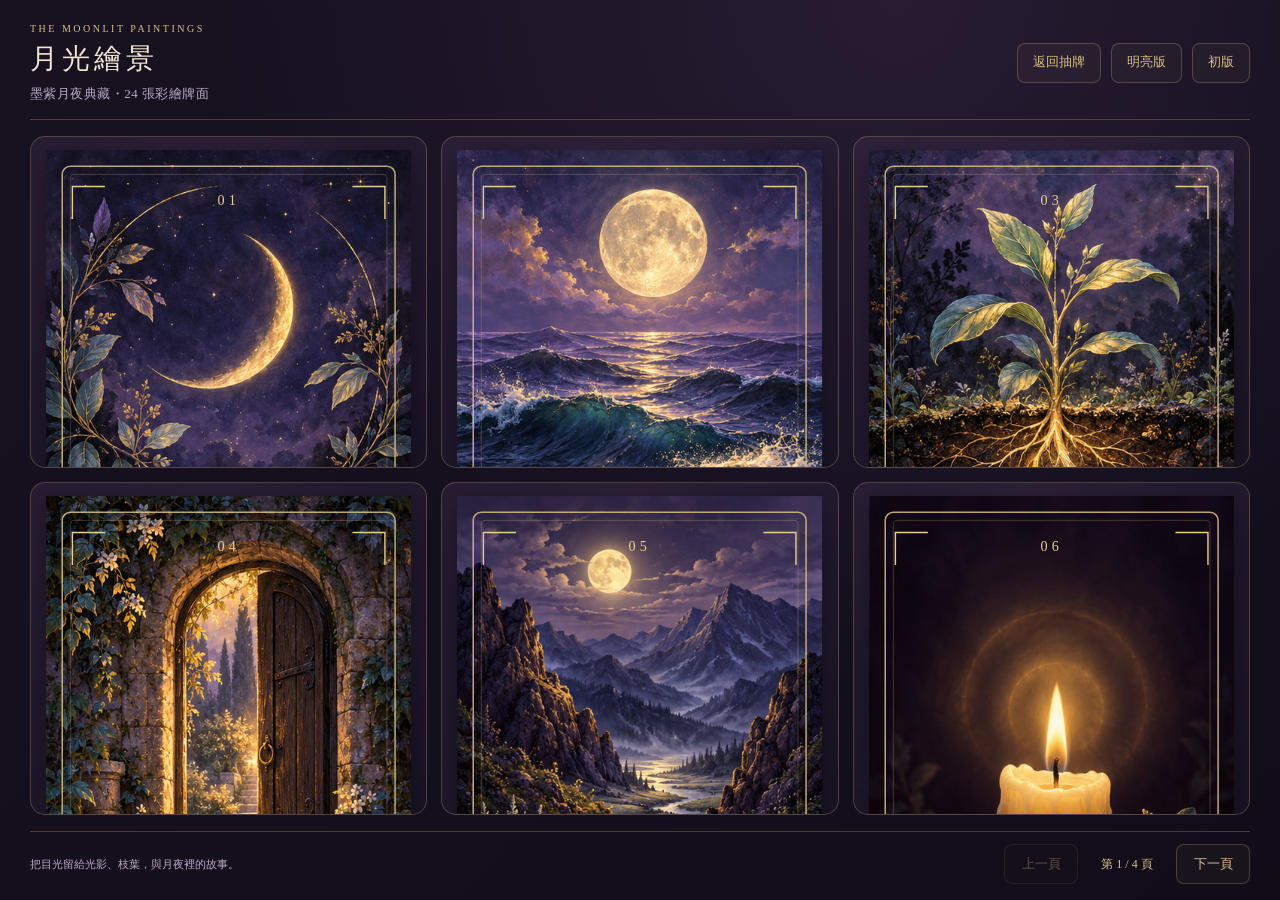
<file: oracle-art-moonlight.html>
<!doctype html>
<html lang="zh-Hant">
<head>
<meta charset="utf-8">
<meta name="viewport" content="width=device-width,initial-scale=1">
<meta name="theme-color" content="#130f1d">
<meta name="description" content="神諭之間月光繪景。24 張全新彩繪神諭卡，以月夜、植物與霧金光影呈現每張牌的故事。">
<title>月光繪景｜神諭之間</title>
<style>
:root{color-scheme:dark;--bg:#130f1d;--panel:#211a2e;--gold:#d9bf87;--text:#f0e6d3;--muted:#b9abc7;--line:rgba(217,191,135,.26);font-family:Georgia,"Noto Serif TC","Microsoft JhengHei",serif}
*{box-sizing:border-box}
html,body{margin:0;width:100%;height:100%;overflow:hidden}
body{background:radial-gradient(ellipse at 70% 0,rgba(107,72,127,.22),transparent 54%),linear-gradient(135deg,#181120,#100d19);color:var(--text)}
button,a{-webkit-tap-highlight-color:transparent}
button{font:inherit;cursor:pointer}
button:disabled{opacity:.38;cursor:default}
button:focus-visible,a:focus-visible{outline:2px solid #f2d99d;outline-offset:4px}
a{color:inherit;text-decoration:none}
.shell{height:100dvh;width:min(1440px,100%);margin:0 auto;padding:22px 30px 16px;display:grid;grid-template-rows:auto minmax(0,1fr) auto;gap:16px}
.header{display:flex;align-items:center;justify-content:space-between;gap:24px;padding-bottom:15px;border-bottom:1px solid var(--line)}
.eyebrow{margin:0 0 6px;color:var(--gold);font:10px/1.3 Georgia,serif;letter-spacing:.25em}
h1{margin:0;font-size:28px;line-height:1.3;font-weight:500;letter-spacing:.14em}
.subtitle{margin:7px 0 0;color:var(--muted);font-size:13px;line-height:1.5;letter-spacing:.035em}
.nav{display:flex;gap:10px;flex-wrap:wrap;justify-content:flex-end}
.nav a,.page-button,.dialog-button{display:inline-flex;align-items:center;justify-content:center;min-height:40px;padding:9px 15px;border:1px solid var(--line);border-radius:8px;background:rgba(217,191,135,.04);color:var(--gold);font-size:13px;line-height:1.3}
.nav a:hover,.page-button:not(:disabled):hover,.dialog-button:not(:disabled):hover{background:rgba(217,191,135,.12);border-color:rgba(217,191,135,.65)}
.gallery{min-height:0;display:grid;grid-template-columns:repeat(3,minmax(0,1fr));grid-template-rows:repeat(2,minmax(0,1fr));gap:14px}
.card-tile{position:relative;min-width:0;min-height:0;display:grid;grid-template-rows:minmax(0,1fr) auto;gap:7px;padding:13px 13px 10px;color:var(--text);border:1px solid var(--line);border-radius:15px;background:radial-gradient(ellipse at center 38%,rgba(145,104,168,.13),transparent 66%),linear-gradient(150deg,rgba(65,48,79,.43),rgba(27,21,39,.82));overflow:hidden;transition:border-color .2s,background .2s,transform .2s}
.card-tile:before{content:"";position:absolute;left:13px;top:11px;color:var(--gold);font-size:10px;letter-spacing:.15em}
.card-tile:hover{border-color:rgba(217,191,135,.74);background:radial-gradient(ellipse at center 38%,rgba(145,104,168,.23),transparent 66%),linear-gradient(150deg,rgba(65,48,79,.59),rgba(27,21,39,.82))}
.art-frame{min-width:0;min-height:0;display:grid;place-items:center;padding:0 2px;filter:drop-shadow(0 8px 15px rgba(0,0,0,.34))}
.art-frame svg{display:block;width:auto;height:100%;max-width:100%;max-height:100%;aspect-ratio:3/5}
.card-meta{min-width:0;text-align:center}
.card-name{margin:0;font-size:17px;line-height:1.3;letter-spacing:.16em}
.card-keywords{margin:3px 0 0;color:var(--muted);font-family:"Microsoft JhengHei",sans-serif;font-size:11px;line-height:1.5;letter-spacing:.02em}
.footer{display:flex;justify-content:space-between;align-items:center;gap:15px;padding-top:12px;border-top:1px solid var(--line)}
.footer-note{margin:0;color:var(--muted);font-family:"Microsoft JhengHei",sans-serif;font-size:11px;line-height:1.5}
.page-controls{display:flex;align-items:center;gap:14px}
.page-label{min-width:70px;text-align:center;color:var(--gold);font-size:12px;white-space:nowrap}
.page-button{min-width:74px;min-height:40px}
dialog{padding:0;border:1px solid rgba(217,191,135,.4);border-radius:18px;color:var(--text);background:radial-gradient(ellipse at center top,#392843,#191222 65%);width:min(780px,calc(100vw - 32px));height:min(820px,calc(100dvh - 32px));max-width:none;max-height:none;overflow:hidden;box-shadow:0 28px 90px rgba(0,0,0,.66)}
dialog::backdrop{background:rgba(7,5,13,.84);backdrop-filter:blur(7px)}
.dialog-shell{height:100%;display:grid;grid-template-rows:auto minmax(0,1fr) auto;padding:20px 24px;gap:16px}
.dialog-header{display:flex;justify-content:space-between;align-items:center;gap:12px;padding-bottom:12px;border-bottom:1px solid var(--line)}
.dialog-heading{margin:0;color:var(--gold);font-size:12px;line-height:1.5;letter-spacing:.1em}
.dialog-main{min-height:0;display:grid;grid-template-columns:minmax(0,1.3fr) minmax(220px,.8fr);align-items:center;gap:30px}
.dialog-art{height:100%;min-height:0;min-width:0;display:grid;place-items:center;filter:drop-shadow(0 16px 22px rgba(0,0,0,.4))}
.dialog-art svg{display:block;max-height:100%;max-width:100%;width:auto;height:100%;aspect-ratio:3/5}
.dialog-copy{min-width:0}
.dialog-type{margin:0 0 11px;color:var(--muted);font-size:12px;line-height:1.5;letter-spacing:.08em}
.dialog-name{margin:0;font-size:31px;font-weight:500;line-height:1.3;letter-spacing:.17em}
.dialog-keywords{margin:11px 0 0;color:var(--gold);font-family:"Microsoft JhengHei",sans-serif;font-size:13px;line-height:1.6}
.dialog-message{margin:19px 0 0;color:var(--text);font-size:16px;line-height:1.8}
.dialog-footer{display:flex;align-items:center;justify-content:space-between;gap:12px;border-top:1px solid var(--line);padding-top:12px}
.dialog-hint{margin:0;color:var(--muted);font-family:"Microsoft JhengHei",sans-serif;font-size:11px;line-height:1.5}
.dialog-move{display:flex;gap:10px}
.dialog-button{min-height:42px}
@media(max-width:700px){
.shell{padding:14px 14px 12px;gap:12px}
.header{display:grid;grid-template-columns:1fr auto;gap:7px 10px;align-items:end;padding-bottom:11px}
.eyebrow{font-size:8px;letter-spacing:.18em;margin-bottom:4px}
h1{font-size:22px;letter-spacing:.1em}
.subtitle{font-size:11px;line-height:1.5;margin-top:6px}
.nav{gap:6px;align-self:start}
.nav a{min-height:38px;padding:8px 10px;font-size:11px;max-width:78px;text-align:center}
.gallery{grid-template-columns:repeat(2,minmax(0,1fr));gap:10px}
.card-tile{padding:10px 7px 8px;gap:6px;border-radius:12px}
.card-name{font-size:15px}
.card-keywords{font-size:10px;line-height:1.5;margin-top:3px}
.footer{padding-top:10px;gap:8px}
.footer-note{display:none}
.page-controls{width:100%;justify-content:space-between;gap:8px}
.page-button{min-height:40px;min-width:78px;padding:9px 12px}
.page-label{font-size:12px}
dialog{width:calc(100vw - 24px);height:calc(100dvh - 24px);border-radius:14px}
.dialog-shell{padding:13px 15px;gap:10px}
.dialog-header{padding-bottom:9px}
.dialog-heading{font-size:10px;letter-spacing:.06em}
.dialog-main{grid-template-columns:1fr;grid-template-rows:minmax(0,1fr) auto;gap:12px}
.dialog-art{height:100%}
.dialog-copy{text-align:center}
.dialog-type{font-size:10px;margin:0 0 3px;line-height:1.4}
.dialog-name{font-size:22px;line-height:1.3}
.dialog-keywords{font-size:11px;line-height:1.5;margin-top:6px}
.dialog-message{font-size:13px;line-height:1.6;margin-top:8px}
.dialog-footer{padding-top:9px}
.dialog-hint{display:none}
.dialog-move{width:100%;justify-content:space-between}
.dialog-button{min-height:40px;font-size:11px;padding:9px 11px}
}
@media(max-height:600px) and (min-width:701px){
.shell{padding-top:12px;gap:10px}.header{padding-bottom:10px}.subtitle{margin-top:3px}.card-tile{padding:7px;gap:4px}.card-name{font-size:14px}.card-keywords{font-size:10px}.footer{padding-top:8px}.dialog-shell{padding:12px 18px;gap:10px}.dialog-main{gap:20px}.dialog-name{font-size:25px}.dialog-message{font-size:14px}
}
@media(max-height:560px) and (max-width:700px){
.shell{padding-top:9px;gap:8px}.header{padding-bottom:8px}.eyebrow{display:none}.subtitle{font-size:10px;margin-top:4px}.card-tile{padding:6px;gap:3px}.card-name{font-size:13px}.card-keywords{font-size:9px;margin-top:1px}.footer{padding-top:7px}.page-button{min-height:38px}.dialog-shell{padding:10px 12px;gap:7px}.dialog-main{gap:8px}.dialog-type{display:none}.dialog-name{font-size:19px}.dialog-keywords{margin-top:3px}.dialog-message{font-size:12px;margin-top:5px}.dialog-header{padding-bottom:7px}.dialog-footer{padding-top:7px}
}
@media(prefers-reduced-motion:reduce){*,*:before,*:after{transition:none!important;scroll-behavior:auto!important}}
</style>
</head>
<body>
<div class="shell">
<header class="header">
<div><p class="eyebrow">THE MOONLIT PAINTINGS</p><h1>月光繪景</h1><p class="subtitle">墨紫月夜典藏・24 張彩繪牌面</p></div>
<nav class="nav" aria-label="展覽導覽"><a href="oracle-room.html">返回抽牌</a><a href="oracle-art-gallery.html">明亮版</a><a href="oracle-art-archive.html">初版</a></nav>
</header>
<main class="gallery" id="gallery" aria-label="新版神諭卡牌面"></main>
<footer class="footer">
<p class="footer-note">把目光留給光影、枝葉，與月夜裡的故事。</p>
<div class="page-controls" aria-label="牌面分頁"><button type="button" class="page-button" id="previous">上一頁</button><span class="page-label" id="page-label" role="status" aria-live="polite" aria-atomic="true"></span><button type="button" class="page-button" id="next">下一頁</button></div>
</footer>
</div>
<dialog id="card-dialog" aria-labelledby="dialog-name" aria-describedby="dialog-keywords dialog-message">
<div class="dialog-shell">
<header class="dialog-header"><p class="dialog-heading" id="dialog-heading"></p><button type="button" class="dialog-button" id="dialog-close">返回典藏</button></header>
<div class="dialog-main"><div class="dialog-art" id="dialog-art"></div><div class="dialog-copy"><p class="dialog-type" id="dialog-type"></p><h2 class="dialog-name" id="dialog-name"></h2><p class="dialog-keywords" id="dialog-keywords"></p><p class="dialog-message" id="dialog-message"></p></div></div>
<footer class="dialog-footer"><p class="dialog-hint">使用 ← →，讓目光走向下一張牌面。</p><div class="dialog-move"><button type="button" class="dialog-button" id="card-previous">上一張</button><button type="button" class="dialog-button" id="card-next">下一張</button></div></footer>
</div>
</dialog>

<script>
"use strict";
const cards=[{"name":"留白","en":"STILLNESS","type":"月亮與元素","keywords":"停頓 · 空間 · 傾聽","message":"空出一點時間，聽見自己正在想什麼。","action":"關掉通知五分鐘，寫下此刻最明顯的一個感受。","prompt":"當我暫時放下忙碌，有什麼聲音浮現？","color":"#554268","art":"moon","id":"moonlit-01","number":1},{"name":"潮汐","en":"THE TIDES","type":"月亮與元素","keywords":"情緒 · 流動 · 允許","message":"感受會流動，你可以先陪它待一會兒。","action":"為今天的情緒取一個名字，再寫下它可能需要什麼。","prompt":"我正在感受什麼？哪些事情是我今天能影響的？","color":"#284354","art":"waves","id":"moonlit-02","number":2},{"name":"根系","en":"ROOTED","type":"植物與夢境","keywords":"安住 · 日常 · 支持","message":"回到那些能支持你的日常。","action":"整理桌面上一個小角落，讓接下來的一件事容易開始。","prompt":"哪個簡單的習慣，曾讓我覺得比較安定？","color":"#374d45","art":"roots","id":"moonlit-03","number":3},{"name":"門扉","en":"THE THRESHOLD","type":"植物與夢境","keywords":"開始 · 好奇 · 嘗試","message":"把第一步縮小，讓自己有機會出發。","action":"選一件拖延的小事，只花十分鐘開始。","prompt":"如果第一步不用完美，我願意先做什麼？","color":"#554157","art":"door","id":"moonlit-04","number":4},{"name":"界線","en":"BOUNDARIES","type":"自我關懷","keywords":"選擇 · 尊重 · 清楚","message":"溫柔，也可以有清楚的邊界。","action":"練習說出一句：「我需要想一下，晚一點回覆你。」","prompt":"我在哪裡答應得太快？我真正願意付出多少？","color":"#59414c","art":"mountains","id":"moonlit-05","number":5},{"name":"微光","en":"INNER LIGHT","type":"自我關懷","keywords":"留意 · 資源 · 希望","message":"留意那些尚未被你看見的支持。","action":"寫下三個實際支持過你的人、習慣或事物，今天靠近其中一個。","prompt":"最近有哪些微小的支持，被我忽略了？","color":"#49385e","art":"light","id":"moonlit-06","number":6},{"name":"回聲","en":"THE ECHO","type":"月亮與元素","keywords":"覺察 · 模式 · 需要","message":"反覆出現的感受，值得被慢慢聽見。","action":"記下一件最近重複發生的事，分別列出「發生的事」與「我的解讀」。","prompt":"在這些反覆的經驗裡，哪個需要一直沒有被說出來？","color":"#354653","art":"echo","id":"moonlit-07","number":7},{"name":"同行","en":"TOGETHER","type":"自我關懷","keywords":"連結 · 信任 · 求助","message":"讓值得信任的人，知道你需要怎樣的陪伴。","action":"選一位信任的人，具體提出一個小請求，例如陪你聊十分鐘。","prompt":"我希望別人怎麼陪我？我能如何把這個需要說清楚？","color":"#49434e","art":"together","id":"moonlit-08","number":8},{"name":"新月","en":"NEW MOON","type":"月亮與元素","keywords":"意圖 · 起點 · 可能","message":"為還沒有形狀的願望，留一個開始的位置。","action":"寫下一個這週想實踐的意圖，放在每天看得到的地方。","prompt":"此刻，我想為生活邀請什麼新的可能？","color":"#392b4f","art":"moon","id":"moonlit-09","number":9},{"name":"星河","en":"STARLIT RIVER","type":"月亮與元素","keywords":"視野 · 連結 · 方向","message":"把目光放遠一點，重新看見事情之間的連結。","action":"畫出目前在意的三件事，用線標出它們彼此的關係。","prompt":"當我放大視野，眼前這件事在生活中佔著什麼位置？","color":"#45365b","art":"light","id":"moonlit-10","number":10},{"name":"晨露","en":"MORNING DEW","type":"植物與夢境","keywords":"感官 · 細節 · 當下","message":"一個細小的發現，也值得你停下來。","action":"觀察身邊一株植物一分鐘，記下三個先前沒有留意的細節。","prompt":"今天有哪些細節，讓我感覺自己正在好好生活？","color":"#335a59","art":"roots","id":"moonlit-11","number":11},{"name":"霧林","en":"MISTWOOD","type":"植物與夢境","keywords":"未知 · 線索 · 耐心","message":"看不清全貌時，先辨認手邊的線索。","action":"為正在猶豫的選擇，列出一項已知事實與一項待確認的資訊。","prompt":"關於這件事，我已經知道什麼，又需要了解什麼？","color":"#3b6060","art":"roots","id":"moonlit-12","number":12},{"name":"落葉","en":"FALLING LEAVES","type":"植物與夢境","keywords":"整理 · 減量 · 告別","message":"有些曾經需要的東西，可以在此刻放下。","action":"從今天的待辦清單中，移除一件已經失去目的的小事。","prompt":"什麼曾經幫助過我，現在卻需要重新衡量？","color":"#66524d","art":"roots","id":"moonlit-13","number":13},{"name":"萌芽","en":"FIRST SPROUT","type":"植物與夢境","keywords":"培養 · 照料 · 成長","message":"替你在意的事，提供一點持續的照料。","action":"為一個正在培養的興趣，安排本週十分鐘的練習時間。","prompt":"哪件事正在慢慢生長，而我能給它什麼支持？","color":"#2d5154","art":"roots","id":"moonlit-14","number":14},{"name":"山徑","en":"MOUNTAIN PATH","type":"月亮與元素","keywords":"步伐 · 調整 · 耐力","message":"讓前進的步伐，配合你今天的力氣。","action":"把一件過大的任務拆成三段，圈出今天能完成的一段。","prompt":"我可以怎麼調整步伐，讓這件事持續做得下去？","color":"#554e5b","art":"mountains","id":"moonlit-15","number":15},{"name":"靜湖","en":"STILL LAKE","type":"月亮與元素","keywords":"觀察 · 沉澱 · 清晰","message":"讓念頭沉一沉，再選擇如何回應。","action":"把一則讓你在意的訊息的回覆先存成草稿，十分鐘後再讀一次。","prompt":"留一點時間之後，我會如何理解自己的反應？","color":"#294b4d","art":"waves","id":"moonlit-16","number":16},{"name":"晚風","en":"EVENING BREEZE","type":"月亮與元素","keywords":"鬆動 · 轉換 · 呼吸","message":"換一個位置，給緊繃的思緒一點流動。","action":"走到窗邊或戶外，花三分鐘感受空氣與周圍的聲音。","prompt":"今天哪一處緊繃，需要我換個方式對待？","color":"#4d3b60","art":"echo","id":"moonlit-17","number":17},{"name":"歸巢","en":"HOMECOMING","type":"自我關懷","keywords":"安頓 · 照顧 · 歸屬","message":"為自己準備一個可以安心停靠的片刻。","action":"準備一份簡單的餐點，坐下來慢慢吃完。","prompt":"什麼樣的日常安排，能讓我感到被自己照顧？","color":"#63544e","art":"door","id":"moonlit-18","number":18},{"name":"休憩","en":"REST","type":"自我關懷","keywords":"休息 · 身體 · 節奏","message":"把休息，也放進今天的安排。","action":"在行事曆中留出十五分鐘，讓自己暫時離開工作與螢幕。","prompt":"我的身體正在用哪些訊號提醒我休息？","color":"#45365b","art":"moon","id":"moonlit-19","number":19},{"name":"初心","en":"FIRST INTENTION","type":"自我關懷","keywords":"初衷 · 價值 · 選擇","message":"回到你在意這件事的理由。","action":"補完這句話：「我之所以在意這件事，是因為……」","prompt":"在眾多期待之中，哪些價值是我願意親自守住的？","color":"#392b4f","art":"light","id":"moonlit-20","number":20},{"name":"餘溫","en":"LINGERING WARMTH","type":"自我關懷","keywords":"回憶 · 安慰 · 保存","message":"讓一段溫暖的記憶，陪你停留片刻。","action":"選一段讓你安心的回憶，記下一個聲音、氣味或畫面。","prompt":"那段記憶裡，有什麼感受值得我帶回今天？","color":"#69564f","art":"together","id":"moonlit-21","number":21},{"name":"遠岸","en":"FAR SHORE","type":"月亮與元素","keywords":"願景 · 距離 · 取捨","message":"看看想去的地方，也看看抵達需要的付出。","action":"為一個想追求的目標，寫下一項可能的收穫與一項需要付出的成本。","prompt":"這個目標如何回應我的需要，又需要我做出哪些取捨？","color":"#335a59","art":"waves","id":"moonlit-22","number":22},{"name":"花期","en":"BLOOMING SEASON","type":"植物與夢境","keywords":"時間 · 過程 · 等待","message":"給正在發展的事，一段可以被觀察的時間。","action":"替一件需要時間的事，設定下一次檢視進度的日期。","prompt":"除了眼前的成果，我還能從哪些變化看見進展？","color":"#5f505e","art":"roots","id":"moonlit-23","number":23},{"name":"守燈","en":"LAMPLIGHT","type":"自我關懷","keywords":"承諾 · 持續 · 照看","message":"用做得到的方式，照看你想維持的承諾。","action":"選一個想維持的小習慣，為它設定今天可完成的最小版本。","prompt":"我想持續照看的事情是什麼，怎樣的安排能支持它？","color":"#4d3b60","art":"light","id":"moonlit-24","number":24}];
function variation(c){
 const n=c.number,gold="#dbc28e";
 if(c.name==="新月")return '<circle cx="90" cy="118" r="46" fill="'+c.color+'" stroke="'+gold+'" stroke-width=".6"/><circle cx="90" cy="118" r="54" fill="none" stroke="'+gold+'" stroke-width=".3" stroke-dasharray="1 5"/>';
 if(c.name==="星河")return '<path d="M51 173L66 129L88 115L105 142L126 92" fill="none" stroke="'+gold+'" stroke-width=".9"/><g fill="'+gold+'"><circle cx="51" cy="173" r="3"/><circle cx="66" cy="129" r="3"/><circle cx="88" cy="115" r="3"/><circle cx="105" cy="142" r="3"/><circle cx="126" cy="92" r="3"/></g>';
 if(c.name==="晨露")return '<g fill="#d1e2d4"><circle cx="53" cy="119" r="3"/><circle cx="122" cy="137" r="3"/><circle cx="71" cy="155" r="2"/></g>';
 if(c.name==="霧林")return '<g fill="none" stroke="#c2d9d4" stroke-width="4" opacity=".18"><path d="M24 123Q79 110 152 122M24 145Q82 129 152 144M24 170Q91 154 153 173"/></g>';
 if(c.name==="落葉")return '<g fill="#c49d7c" stroke="'+gold+'" stroke-width=".5"><path d="M117 176q22 0 13 24q-20-3-13-24Z"/><path d="M38 204q19-9 24 12q-16 12-24-12Z"/></g>';
 if(c.name==="萌芽")return '<circle cx="90" cy="144" r="55" fill="'+c.color+'" opacity=".94"/><path d="M89 195V137M89 162Q63 164 56 139Q82 133 89 162M89 151Q108 126 124 133Q124 158 89 151M59 196H121" fill="#72978b" stroke="'+gold+'" stroke-width=".9"/>';
 if(c.name==="山徑")return '<path d="M84 219Q126 202 96 183Q72 163 105 157" fill="none" stroke="'+gold+'" stroke-width="1.5"/>';
 if(c.name==="靜湖")return '<path d="M29 167H151M31 182H149M37 198H143" stroke="#c6dad3" stroke-width=".7" opacity=".6"/>';
 if(c.name==="晚風")return '<g fill="none" stroke="'+gold+'" stroke-width=".7" opacity=".7"><path d="M34 117Q73 103 107 115T146 101M30 132Q63 118 112 136M40 196Q78 181 144 190"/></g>';
 if(c.name==="歸巢")return '<path d="M121 78q10-14 21 0q10-14 20 0" fill="none" stroke="'+gold+'" stroke-width="1"/>';
 if(c.name==="休憩")return '<g fill="'+gold+'" opacity=".8"><circle cx="40" cy="160" r="1.5"/><circle cx="56" cy="188" r="1.5"/><circle cx="133" cy="179" r="1.5"/></g>';
 if(c.name==="初心")return '<path d="M90 80l5 10l11 2l-8 8l2 11l-10-6l-10 6l2-11l-8-8l11-2Z" fill="'+gold+'" opacity=".7"/>';
 if(c.name==="餘溫")return '<circle cx="90" cy="178" r="12" fill="#d5aa80" opacity=".35"/><path d="M68 193q22 10 45 0" fill="none" stroke="'+gold+'" stroke-width=".7"/>';
 if(c.name==="遠岸")return '<path d="M28 134L48 115L69 134L88 124L104 136L129 111L153 135" fill="#444e65" stroke="'+gold+'" stroke-width=".6"/>';
 if(c.name==="花期")return '<g fill="#bd98af" stroke="'+gold+'" stroke-width=".5"><circle cx="91" cy="106" r="9"/><circle cx="84" cy="99" r="6"/><circle cx="98" cy="99" r="6"/><circle cx="83" cy="111" r="6"/><circle cx="99" cy="111" r="6"/><circle cx="91" cy="104" r="3" fill="'+gold+'"/></g>';
 if(c.name==="守燈")return '<path d="M73 129V193H107V129M70 126H110M76 126L82 114H98L104 126M69 196H111" fill="none" stroke="'+gold+'" stroke-width="1"/>';
 return "";
}

function legacyArt(c,uid){
let shape="";
const star=(x,y,s=1)=>`<path d="M${x} ${y-5*s}l${1.5*s} ${3.5*s}l${3.5*s} ${1.5*s}l${-3.5*s} ${1.5*s}l${-1.5*s} ${3.5*s}l${-1.5*s} ${-3.5*s}l${-3.5*s} ${-1.5*s}l${3.5*s} ${-1.5*s}Z" fill="#dbc28e"/>`;
const branch=`<path d="M45 207Q27 165 34 124M35 145Q18 131 24 119Q39 124 35 145M34 158Q48 142 50 130Q34 131 34 158M39 181Q20 174 23 158Q38 163 39 181M40 185Q60 174 54 157Q40 165 40 185" fill="none" stroke="#b5a17b" stroke-width=".8" opacity=".7"/>`;
switch(c.art){
case "moon":shape=`<circle cx="90" cy="118" r="46" fill="#d4bd91" opacity=".95"/><circle cx="109" cy="104" r="44" fill="${c.color}"/><circle cx="90" cy="120" r="63" fill="none" stroke="#d4bd91" stroke-width=".5" opacity=".5"/><path d="M45 205Q90 193 135 205M54 214Q90 208 126 214" fill="none" stroke="#b9aac8" opacity=".4"/>${branch}<g transform="translate(180 0) scale(-1 1)">${branch}</g>`;break;
case "waves":shape=`<circle cx="90" cy="97" r="28" fill="#ccb989" opacity=".8"/><path d="M28 153Q55 115 85 151T153 149V225H28Z" fill="#234b5c"/><path d="M28 165Q58 140 91 167T153 164V226H28Z" fill="#376879"/><path d="M27 183Q57 157 88 184T153 179V225H27Z" fill="#61909a" opacity=".6"/><g stroke="#c5c4a4" stroke-width=".8" fill="none"><path d="M28 152Q55 115 85 151T153 149M28 165Q58 140 91 167T153 164M27 183Q57 157 88 184T153 179M42 197Q70 190 103 201T147 196"/></g>`;break;
case "roots":shape=`<circle cx="90" cy="125" r="54" fill="none" stroke="#b6b894" stroke-width=".6" opacity=".5"/><circle cx="90" cy="83" r="16" fill="#d6c698" opacity=".7"/><path d="M89 179Q83 146 91 106M90 130Q62 122 54 101Q80 98 90 130M87 147Q111 140 128 111Q96 112 87 147M87 158Q62 151 53 135Q79 132 87 158M88 176Q112 167 125 148Q100 146 88 176" fill="#687c65" stroke="#d3c79d" stroke-width=".8"/><g fill="none" stroke="#c8bd91" stroke-width=".85"><path d="M35 179H144M88 178Q89 197 73 216M88 183Q109 197 117 216M88 195L95 225M79 207L59 213M104 201L127 200M87 188L68 196"/></g>`;break;
case "door":shape=`<path d="M52 218V124a38 38 0 0 1 76 0V218Z" fill="#201c30" stroke="#cbb387" stroke-width="1"/><path d="M59 213V125a31 31 0 0 1 62 0V213" fill="none" stroke="#8c7c8e" stroke-width=".8"/><path d="M68 210L84 106L111 100V210Z" fill="#948392" opacity=".45"/><path d="M84 106L111 100V210H68Z" fill="none" stroke="#d0b98c" stroke-width=".7"/><circle cx="104" cy="157" r="2" fill="#dfcd9e"/><circle cx="79" cy="129" r="7" fill="#dfcd9e" opacity=".5"/><path d="M37 218H145M44 227H136" stroke="#cbb387" stroke-width=".7"/>${branch}`;break;
case "mountains":shape=`<circle cx="91" cy="126" r="54" fill="none" stroke="#d0b787" stroke-width=".7"/><circle cx="91" cy="107" r="22" fill="#d8b28c" opacity=".7"/><path d="M30 199L69 125L101 183L122 154L151 199Z" fill="#51425c" stroke="#bca68f" stroke-width=".8"/><path d="M30 207L82 150L109 196L137 176L151 207Z" fill="#2c2537" stroke="#c9b892" stroke-width=".8"/><path d="M34 217H147" stroke="#bca68f" stroke-width=".7"/>`;break;
case "light":shape=`<circle cx="90" cy="139" r="56" fill="url(#glow-${uid})"/><g fill="none" stroke="#d8be8d" stroke-width=".7" opacity=".6"><circle cx="90" cy="139" r="48"/><circle cx="90" cy="139" r="57"/><path d="M90 69V55M90 222V208M20 139H7M173 139H160M39 89L30 79M143 189L151 200M39 189L30 199M142 89L151 79"/></g><path d="M83 146Q64 126 90 100Q110 127 96 146Z" fill="#dbbd87"/><path d="M87 145Q80 135 91 119Q100 136 93 145Z" fill="#f5e9c7"/><path d="M81 151H99V204H81Z" fill="#9c82a5" stroke="#d8be8d" stroke-width=".8"/><path d="M70 204H110M65 212H115" stroke="#d8be8d" stroke-width=".8"/>`;break;
case "echo":shape=`<g fill="none" stroke="#c2bda0" stroke-width=".7"><ellipse cx="90" cy="157" rx="60" ry="36" opacity=".35"/><ellipse cx="90" cy="157" rx="48" ry="28" opacity=".5"/><ellipse cx="90" cy="157" rx="36" ry="20" opacity=".65"/><ellipse cx="90" cy="157" rx="23" ry="13" opacity=".8"/><ellipse cx="90" cy="157" rx="11" ry="6"/><path d="M90 75V141" stroke-dasharray="2 6" opacity=".4"/></g><path d="M90 90Q73 109 90 119Q106 109 90 90Z" fill="#cbd0b5" opacity=".85"/><circle cx="90" cy="79" r="4" fill="#dbc497"/><path d="M34 207Q63 197 91 207T145 206M45 217Q72 210 90 217T138 216" fill="none" stroke="#999ca8" stroke-width=".6"/>`;break;
case "together":shape=`<circle cx="90" cy="109" r="34" fill="#d6c291" opacity=".65"/><circle cx="102" cy="101" r="33" fill="${c.color}"/><g stroke="#c1b98f" stroke-width=".9"><path d="M59 211Q61 171 72 145M61 184Q38 177 38 162Q58 165 61 184M67 164Q93 161 95 142Q76 141 67 164M63 192Q76 180 85 184Q85 200 63 200" fill="#6b746a"/><path d="M117 211Q119 171 110 135M116 180Q135 163 145 166Q140 185 116 188M116 163Q91 159 89 141Q112 143 116 163M118 200Q138 185 146 190Q142 205 118 210" fill="#887e8c"/></g><path d="M42 213Q90 203 144 213" fill="none" stroke="#c1b98f" stroke-width=".8"/>`;break;
}
let stars="";[[37,59,.6],[143,73,.7],[54,88,.4],[129,113,.45],[39,106,.35],[146,129,.4],[68,53,.35],[114,62,.45]].forEach(s=>stars+=star(...s));
return `<svg xmlns="http://www.w3.org/2000/svg" viewBox="0 0 180 300" role="img" aria-label="${c.name}：${c.keywords}"><defs><linearGradient id="bg-${uid}" x1="0" y1="0" x2="1" y2="1"><stop stop-color="${c.color}"/><stop offset="1" stop-color="#201927"/></linearGradient><radialGradient id="glow-${uid}"><stop stop-color="#dcc69e" stop-opacity=".34"/><stop offset="1" stop-color="#b58ad1" stop-opacity="0"/></radialGradient></defs><rect width="180" height="300" fill="url(#bg-${uid})"/><rect x="9" y="9" width="162" height="282" rx="3" fill="none" stroke="#cbb284" stroke-width=".7"/><path d="M14 37V19H32M148 19H166V37M14 263V281H32M148 281H166V263" fill="none" stroke="#cbb284" stroke-width=".6"/><path d="M27 232V104a63 63 0 0 1 126 0V232" fill="none" stroke="#cbb284" stroke-width=".6" opacity=".5"/>${stars}${shape}${c.number>8?variation(c):""}<path d="M45 237H135" stroke="#cbb284" stroke-width=".5"/><text x="90" y="260" text-anchor="middle" fill="#eddfc0" font-family="serif" font-size="17" letter-spacing="5">${c.name}</text><text x="90" y="276" text-anchor="middle" fill="#ccb284" font-family="Georgia,serif" font-size="6.3" letter-spacing="1.8">${c.en}</text></svg>`;
}
const oracleArtAssets=[{"width":972,"height":1619,"bytes":627687,"path":"assets/oracle-art-v2-01-8a68383cc6df.jpg","url":"/assets/oracle-art-v2-01-8a68383cc6df.jpg","mimeType":"image/jpeg","quality":88,"originalPNGBytes":2882278,"pixelDimensionsRetained":true,"sha256":"8a68383cc6df7ce62dd28644f8a0ed6c536832c02842a56d7b551459c0ba2e1e","gitBlobSHA1":"01e884c3ec4c645275fe67780bb7351312412f29","version":"moonlit-painted-v2"},{"path":"assets/oracle-art-v2-02-d686023b0e96.jpg","url":"/assets/oracle-art-v2-02-d686023b0e96.jpg","mimeType":"image/jpeg","width":971,"height":1619,"bytes":365109,"quality":88,"originalPNGBytes":2067869,"pixelDimensionsRetained":true,"sha256":"d686023b0e96ea04698bd9cabd633ed755dbae354059f3e1f992477332313191","gitBlobSHA1":"231ebe1a8433a6ac78628c6dfcd653574d8ae52f","version":"moonlit-painted-v2"},{"path":"assets/oracle-art-v2-03-058fc1f2c91a.jpg","url":"/assets/oracle-art-v2-03-058fc1f2c91a.jpg","mimeType":"image/jpeg","width":971,"height":1619,"bytes":518150,"quality":88,"originalPNGBytes":2725193,"pixelDimensionsRetained":true,"sha256":"058fc1f2c91a537ddc19d4da1ea954485052aed1d4d84b752bf8503729b35628","gitBlobSHA1":"ad141862b3f0ef68bdba728432b4ac3221c51c19","version":"moonlit-painted-v2"},{"path":"assets/oracle-art-v2-04-fb62d82e2923.jpg","url":"/assets/oracle-art-v2-04-fb62d82e2923.jpg","mimeType":"image/jpeg","width":971,"height":1619,"bytes":474339,"quality":88,"originalPNGBytes":2448521,"pixelDimensionsRetained":true,"sha256":"fb62d82e2923c2a9dbd5b209744a01ca03db92c21188c76f499d36143e1366af","gitBlobSHA1":"1735f5b60af978798a9d5b3c65594be3da6a6191","version":"moonlit-painted-v2"},{"path":"assets/oracle-art-v2-05-b99fa0b0f5f4.jpg","url":"/assets/oracle-art-v2-05-b99fa0b0f5f4.jpg","mimeType":"image/jpeg","width":971,"height":1619,"bytes":497584,"quality":88,"originalPNGBytes":2467400,"pixelDimensionsRetained":true,"sha256":"b99fa0b0f5f411399cd4445524eb3f522980b6b2fac81c0effcf6cd574653ca6","gitBlobSHA1":"fe154d7c2164aeca683b3e6eb250a06f3a7a0bbf","version":"moonlit-painted-v2"},{"path":"assets/oracle-art-v2-06-5d47c63fd9bb.jpg","url":"/assets/oracle-art-v2-06-5d47c63fd9bb.jpg","mimeType":"image/jpeg","width":971,"height":1619,"bytes":539396,"quality":88,"originalPNGBytes":2618168,"pixelDimensionsRetained":true,"sha256":"5d47c63fd9bb9bab8ec39b6566a65d65d621600362ff393453357d3c7b7d9c3c","gitBlobSHA1":"98780421af48acea8162cdf9ed0c017d3e998071","version":"moonlit-painted-v2"}];
const oracleArtCards=[{"id":"moonlit-01","name":"留白","number":1,"assetURL":"/assets/oracle-art-v2-01-8a68383cc6df.jpg","viewBox":[0,0,486,809.5],"description":"牌面以一彎月亮為中心，外圈與兩側枝葉包住未被填滿的空間。這份空間是原創牌義的起點：暫停輸入，辨認自己的聲音。","version":"moonlit-painted-v2"},{"id":"moonlit-02","name":"潮汐","number":2,"assetURL":"/assets/oracle-art-v2-01-8a68383cc6df.jpg","viewBox":[486,0,486,809.5],"description":"月下的三層波浪高低交錯，讓流動有了可見的節奏。這裡的水是情緒變化的比喻；觀察起伏，比要求每一刻都平靜更實際。","version":"moonlit-painted-v2"},{"id":"moonlit-03","name":"根系","number":3,"assetURL":"/assets/oracle-art-v2-01-8a68383cc6df.jpg","viewBox":[0,809.5,486,809.5],"description":"枝葉向上展開，細根向下分岔，地面線把生長與支撐連在一起。根系的原創寓意是：看得見的進展，通常需要看不見的日常安排。","version":"moonlit-painted-v2"},{"id":"moonlit-04","name":"門扉","number":4,"assetURL":"/assets/oracle-art-v2-01-8a68383cc6df.jpg","viewBox":[486,809.5,486,809.5],"description":"拱門裡有一道斜開的門片，門把與門前台階都清楚可見。門扉象徵可以試探的入口；跨出一步，與立刻承諾走完整條路，是不同的事。","version":"moonlit-painted-v2"},{"id":"moonlit-05","name":"界線","number":5,"assetURL":"/assets/oracle-art-v2-02-d686023b0e96.jpg","viewBox":[0,0,485.5,809.5],"description":"兩層山脊有清楚的輪廓，也保留山谷的通道。原創解讀把這些邊緣當作範圍的比喻：能接近彼此，也能知道哪裡需要停下。","version":"moonlit-painted-v2"},{"id":"moonlit-06","name":"微光","number":6,"assetURL":"/assets/oracle-art-v2-02-d686023b0e96.jpg","viewBox":[485.5,0,485.5,809.5],"description":"小燭焰被兩圈光暈包住，火光照出的是近處，並沒有照亮整張牌。微光的原創重點是找到眼前可用的支持，讓下一步有落腳處。","version":"moonlit-painted-v2"},{"id":"moonlit-07","name":"回聲","number":7,"assetURL":"/assets/oracle-art-v2-02-d686023b0e96.jpg","viewBox":[0,809.5,485.5,809.5],"description":"一滴水位在層層橢圓漣漪上方，圓心與擴散方向都能被看見。回聲讓重複有了形狀：既觀察同一反應，也回到最初發生的事件。","version":"moonlit-painted-v2"},{"id":"moonlit-08","name":"同行","number":8,"assetURL":"/assets/oracle-art-v2-02-d686023b0e96.jpg","viewBox":[485.5,809.5,485.5,809.5],"description":"兩株不同顏色的枝葉各有莖幹，向中間伸展，卻沒有合成同一株。這是原創牌義的關係比喻：可以相互靠近，也保有各自的立足點。","version":"moonlit-painted-v2"},{"id":"moonlit-09","name":"新月","number":9,"assetURL":"/assets/oracle-art-v2-03-058fc1f2c91a.jpg","viewBox":[0,0,485.5,809.5],"description":"暗色圓面與周圍光點，把尚未成形的部分留在中央。空白容納可能，也提醒你先辨認自己的意圖，再決定要投入什麼。","version":"moonlit-painted-v2"},{"id":"moonlit-10","name":"星河","number":10,"assetURL":"/assets/oracle-art-v2-03-058fc1f2c91a.jpg","viewBox":[485.5,0,485.5,809.5],"description":"燭火照亮近處，五顆相連的星點延伸出遠方的脈絡。局部線索與整體方向需要一起觀看，連結也需要實際證據。","version":"moonlit-painted-v2"},{"id":"moonlit-11","name":"晨露","number":11,"assetURL":"/assets/oracle-art-v2-03-058fc1f2c91a.jpg","viewBox":[0,809.5,485.5,809.5],"description":"青綠莖葉、伸展的根與三滴露水，把注意力落在細小而清楚的感受。滋養可以很輕，也需要靠近才能辨認。","version":"moonlit-painted-v2"},{"id":"moonlit-12","name":"霧林","number":12,"assetURL":"/assets/oracle-art-v2-03-058fc1f2c91a.jpg","viewBox":[485.5,809.5,485.5,809.5],"description":"莖葉與根仍然存在，三道半透明橫霧遮住部分視線。看不清楚不等於沒有依據，耐心也需要具體的觀察方式。","version":"moonlit-painted-v2"},{"id":"moonlit-13","name":"落葉","number":13,"assetURL":"/assets/oracle-art-v2-04-fb62d82e2923.jpg","viewBox":[0,0,485.5,809.5],"description":"仍然站立的植物與根，旁邊有兩片落下的褐葉。放下一部分不會抹去曾經的投入，取捨能讓留下的事物得到照顧。","version":"moonlit-painted-v2"},{"id":"moonlit-14","name":"萌芽","number":14,"assetURL":"/assets/oracle-art-v2-04-fb62d82e2923.jpg","viewBox":[485.5,0,485.5,809.5],"description":"地線上伸出一株帶著兩片葉的嫩芽。成長需要適合的條件與持續照顧，小小的進展也值得被看見。","version":"moonlit-painted-v2"},{"id":"moonlit-15","name":"山徑","number":15,"assetURL":"/assets/oracle-art-v2-04-fb62d82e2923.jpg","viewBox":[0,809.5,485.5,809.5],"description":"層疊山峰旁有圓形天體，金色道路沿著地勢彎行。前進需要讀懂環境，調整步幅與休息也屬於路程的一部分。","version":"moonlit-painted-v2"},{"id":"moonlit-16","name":"靜湖","number":16,"assetURL":"/assets/oracle-art-v2-04-fb62d82e2923.jpg","viewBox":[485.5,809.5,485.5,809.5],"description":"重疊水波與三道水平映光，呈現表面變化與清楚輪廓的共存。沉澱讓觀察更細緻，也讓不同層次的感受被辨認。","version":"moonlit-painted-v2"},{"id":"moonlit-17","name":"晚風","number":17,"assetURL":"/assets/oracle-art-v2-05-b99fa0b0f5f4.jpg","viewBox":[0,0,485.5,809.5],"description":"層層橢圓波紋圍著水滴展開，三道金色風線穿過畫面。水與風的流動，讓鬆開、調整與重新呼吸成為這張牌的核心。","version":"moonlit-painted-v2"},{"id":"moonlit-18","name":"歸巢","number":18,"assetURL":"/assets/oracle-art-v2-05-b99fa0b0f5f4.jpg","viewBox":[485.5,0,485.5,809.5],"description":"開敞的拱門與一側門板留下可進可出的界線，枝條和右上方的簡筆飛鳥，讓歸屬連結到停留、補給與再次出發。","version":"moonlit-painted-v2"},{"id":"moonlit-19","name":"休憩","number":19,"assetURL":"/assets/oracle-art-v2-05-b99fa0b0f5f4.jpg","viewBox":[0,809.5,485.5,809.5],"description":"彎月、枝條與三顆小星留下疏朗的空間。畫面的留白把注意力帶向安靜、身體與節奏，提醒你為恢復保留位置。","version":"moonlit-painted-v2"},{"id":"moonlit-20","name":"初心","number":20,"assetURL":"/assets/oracle-art-v2-05-b99fa0b0f5f4.jpg","viewBox":[485.5,809.5,485.5,809.5],"description":"燭火上方懸著一顆金色五角星，讓眼前的光與較遠的方向彼此呼應。火焰指向日常投入，星光則引出價值與初衷。","version":"moonlit-painted-v2"},{"id":"moonlit-21","name":"餘溫","number":21,"assetURL":"/assets/oracle-art-v2-06-5d47c63fd9bb.jpg","viewBox":[0,0,485.5,809.5],"description":"彎月下，兩枝帶葉的枝條各自舒展，小小的橙色暖光留在它們之間。下方弧線承接著這份微光，讓記憶連結到可以保存的溫柔。","version":"moonlit-painted-v2"},{"id":"moonlit-22","name":"遠岸","number":22,"assetURL":"/assets/oracle-art-v2-06-5d47c63fd9bb.jpg","viewBox":[485.5,0,485.5,809.5],"description":"水波之上，遠方山岸以清楚的稜線展開。岸線提供方向，波浪讓距離有了可感受的層次，引出路程、資源與取捨的思考。","version":"moonlit-painted-v2"},{"id":"moonlit-23","name":"花期","number":23,"assetURL":"/assets/oracle-art-v2-06-5d47c63fd9bb.jpg","viewBox":[0,809.5,485.5,809.5],"description":"圓潤的五瓣花開在葉片上方，根系留在下方。花朵讓成果被看見，根與葉呈現生長所需的支持，引出不同階段的照顧。","version":"moonlit-painted-v2"},{"id":"moonlit-24","name":"守燈","number":24,"assetURL":"/assets/oracle-art-v2-06-5d47c63fd9bb.jpg","viewBox":[485.5,809.5,485.5,809.5],"description":"燭火被矩形燈籠輪廓包圍，上有頂蓋，下有底座。外框與火焰讓持續的光連結到遮護、補充與日常照料。","version":"moonlit-painted-v2"}];
const oracleArtMap=new Map(oracleArtCards.map(c=>[c.id,c]));
const oracleArtAssetMap=new Map(oracleArtAssets.map(a=>[a.url,a]));
const artEsc=s=>String(s).replace(/[&"'<>]/g,c=>({"&":"&amp;","\"":"&quot;","'":"&#39;","<":"&lt;",">":"&gt;"}[c]));
function art(c,uid){
 const m=oracleArtMap.get(c.id),a=m&&oracleArtAssetMap.get(m.assetURL);if(!m||!a)return legacyArt(c,uid);
 const fallback=legacyArt(c,uid+"-linework").replace("<svg ","<svg x=\"0\" y=\"0\" width=\"180\" height=\"300\" ");
 return `<svg xmlns="http://www.w3.org/2000/svg" viewBox="0 0 180 300" role="img" aria-label="${artEsc(c.name+"："+m.description)}" data-art-card="${c.id}" data-art-version="moonlit-painted-v2" data-art-ready="pending"><title>${artEsc(c.name+"｜月光繪景")}</title><g data-art-fallback aria-hidden="true">${fallback}</g><svg data-art-crop x="0" y="0" width="180" height="300" viewBox="${m.viewBox.join(" ")}" preserveAspectRatio="xMidYMid slice" aria-hidden="true"><image data-art-source="https://brendonlee1006.github.io${m.assetURL}" x="0" y="0" width="${a.width}" height="${a.height}" preserveAspectRatio="none"/></svg><g data-art-overlay aria-hidden="true" style="visibility:hidden"><defs><linearGradient id="caption-${uid}" x1="0" y1="0" x2="0" y2="1"><stop stop-color="#120d1c" stop-opacity="0"/><stop offset=".38" stop-color="#120d1c" stop-opacity=".55"/><stop offset="1" stop-color="#120d1c" stop-opacity=".96"/></linearGradient></defs><rect x="0" y="220" width="180" height="80" fill="url(#caption-${uid})"/><rect x="8" y="8" width="164" height="284" rx="4" fill="none" stroke="#d8bf85" stroke-width=".75" opacity=".86"/><rect x="12" y="12" width="156" height="276" rx="2" fill="none" stroke="#d8bf85" stroke-width=".3" opacity=".42"/><path d="M13 34V18H29M151 18H167V34M13 266V282H29M151 282H167V266M57 242H77M103 242H123" fill="none" stroke="#e6cd95" stroke-width=".7"/><path d="M90 237l1.5 3.5 3.5 1.5-3.5 1.5-1.5 3.5-1.5-3.5-3.5-1.5 3.5-1.5Z" fill="#e6cd95"/><text x="90" y="27" text-anchor="middle" fill="#e6cd95" font-family="Georgia,serif" font-size="7" letter-spacing="2">${String(c.number).padStart(2,"0")}</text><text x="90" y="263" text-anchor="middle" fill="#fff1d0" font-family="serif" font-size="18" letter-spacing="5">${artEsc(c.name)}</text><text x="90" y="280" text-anchor="middle" fill="#dec48c" font-family="Georgia,serif" font-size="6.2" letter-spacing="1.55">${artEsc(c.en)}</text></g></svg>`;
}
(function installOracleArtwork(){
 "use strict";
 let queued=false;
 const setState=(image,state)=>{
  const card=image.closest("svg[data-art-card]");if(!card)return;
  card.dataset.artReady=state;
  const fallback=card.querySelector("[data-art-fallback]"),overlay=card.querySelector("[data-art-overlay]");
  if(fallback){fallback.style.visibility=state==="loaded"?"hidden":"visible";fallback.style.opacity=state==="loaded"?"0":"1";}
  if(overlay){overlay.style.visibility=state==="loaded"?"visible":"hidden";overlay.style.opacity=state==="loaded"?"1":"0";}
 };
 const request=card=>{
  const image=card.querySelector("image[data-art-source]");
  if(!image||image.dataset.artRequested)return;
  image.dataset.artRequested="true";
  image.addEventListener("load",()=>setState(image,"loaded"));
  image.addEventListener("error",()=>setState(image,"fallback"));
  image.setAttribute("href",image.dataset.artSource);
 };
 const observer=typeof IntersectionObserver==="function"?new IntersectionObserver(entries=>{
  for(const entry of entries)if(entry.isIntersecting){request(entry.target);observer.unobserve(entry.target);}
 },{rootMargin:"80px",threshold:0.001}):null;
 const refresh=()=>{
  queued=false;
  for(const card of document.querySelectorAll("svg[data-art-card]")){
   const rect=card.getBoundingClientRect();
   const localVisible=rect.width>0&&rect.height>0&&rect.bottom>-80&&rect.right>-80&&rect.top<innerHeight+80&&rect.left<innerWidth+80&&getComputedStyle(card).visibility!=="hidden";
   if(localVisible)request(card);
   if(card.dataset.artObserved)continue;card.dataset.artObserved="true";
   if(observer)observer.observe(card);else request(card);
  }
 };
 const schedule=()=>{if(!queued){queued=true;requestAnimationFrame(refresh);}};
 document.addEventListener("load",event=>{const image=event.target;if(image?.localName==="image"&&image.hasAttribute("data-art-source"))setState(image,"loaded");},true);
 document.addEventListener("error",event=>{const image=event.target;if(image?.localName==="image"&&image.hasAttribute("data-art-source"))setState(image,"fallback");},true);
 new MutationObserver(records=>{if(records.some(r=>r.type==="attributes"||r.addedNodes.length))schedule();}).observe(document.body,{childList:true,subtree:true,attributes:true,attributeFilter:["hidden","class","style"]});
 window.addEventListener("resize",schedule);
 const frozenCards=Object.freeze(oracleArtCards.map(c=>Object.freeze({...c,viewBox:Object.freeze(c.viewBox.slice())})));
 const frozenAssets=Object.freeze(oracleArtAssets.map(a=>Object.freeze({...a})));
 Object.defineProperty(window,"oracleArtwork",{value:Object.freeze({
  version:"moonlit-painted-v2",cards:frozenCards,assets:frozenAssets,
  snapshot:()=>Object.freeze({version:"moonlit-painted-v2",rendered:document.querySelectorAll("svg[data-art-card]").length,loaded:document.querySelectorAll('svg[data-art-ready="loaded"]').length,fallback:document.querySelectorAll('svg[data-art-ready="fallback"]').length})
 }),writable:false,configurable:false});
 schedule();
})();

const gallery=document.getElementById("gallery");
const previous=document.getElementById("previous"),next=document.getElementById("next"),label=document.getElementById("page-label");
const dialog=document.getElementById("card-dialog"),closeButton=document.getElementById("dialog-close");
const cardPrevious=document.getElementById("card-previous"),cardNext=document.getElementById("card-next");
const narrow=window.matchMedia("(max-width:700px)");
let perPage=narrow.matches?4:6,page=0,uidCount=0,currentCard=0,returnId=null;
function putText(id,value){document.getElementById(id).textContent=value;}
function uniqueArt(c){uidCount+=1;return art(c,"painted-"+c.id+"-"+uidCount);}
function render(focusId){
 const start=page*perPage,end=Math.min(start+perPage,cards.length);
 gallery.replaceChildren();
 gallery.setAttribute("aria-label","新版牌面，第 "+(start+1)+" 至 "+end+" 張，共 "+cards.length+" 張");
 for(let i=start;i<end;i++){
  const c=cards[i],button=document.createElement("button");
  button.type="button";button.className="card-tile";button.dataset.cardId=c.id;button.dataset.cardIndex=String(i);
  button.setAttribute("aria-label","欣賞第 "+c.number+" 張牌面："+c.name+"，"+c.keywords);
  const frame=document.createElement("div");frame.className="art-frame";frame.innerHTML=uniqueArt(c);
  frame.setAttribute("aria-hidden","true");
  const meta=document.createElement("div");meta.className="card-meta";
  const name=document.createElement("p");name.className="card-name";name.textContent=c.name;
  const keywords=document.createElement("p");keywords.className="card-keywords";keywords.textContent=c.keywords;
  meta.append(name,keywords);button.append(frame,meta);
  button.addEventListener("click",()=>openCard(i));gallery.append(button);
 }
 previous.disabled=page===0;next.disabled=page>=Math.ceil(cards.length/perPage)-1;
 label.textContent="第 "+(page+1)+" / "+Math.ceil(cards.length/perPage)+" 頁";
 if(focusId){const target=gallery.querySelector('[data-card-id="'+focusId+'"]');if(target)target.focus({preventScroll:true});}
}
function goPage(delta){
 const proposed=Math.max(0,Math.min(Math.ceil(cards.length/perPage)-1,page+delta));
 if(proposed===page)return;
 const active=document.activeElement,wasCard=active&&active.classList.contains("card-tile");
 const offset=wasCard?Number(active.dataset.cardIndex)-page*perPage:0;
 page=proposed;
 const focusId=wasCard?cards[Math.min(page*perPage+offset,cards.length-1)].id:null;
 render(focusId);
 if((active===previous&&previous.disabled)||(active===next&&next.disabled))gallery.firstElementChild.focus({preventScroll:true});
}
function fillDialog(index){
 currentCard=Math.max(0,Math.min(cards.length-1,index));
 const c=cards[currentCard];
 document.getElementById("dialog-art").innerHTML=uniqueArt(c);
 putText("dialog-heading","全新彩繪牌面 · "+String(c.number).padStart(2,"0")+" / 24");
 putText("dialog-type",c.type);putText("dialog-name",c.name);
 putText("dialog-keywords",c.keywords);putText("dialog-message",c.message);
 cardPrevious.disabled=currentCard===0;cardNext.disabled=currentCard===cards.length-1;
}
function openCard(index){
 returnId=cards[index].id;fillDialog(index);dialog.showModal();closeButton.focus({preventScroll:true});
}
function moveCard(delta){
 const proposed=currentCard+delta;if(proposed<0||proposed>=cards.length)return;
 const active=document.activeElement;fillDialog(proposed);
 if((active===cardPrevious&&cardPrevious.disabled)||(active===cardNext&&cardNext.disabled))closeButton.focus({preventScroll:true});
}
previous.addEventListener("click",()=>goPage(-1));next.addEventListener("click",()=>goPage(1));
closeButton.addEventListener("click",()=>dialog.close());
cardPrevious.addEventListener("click",()=>moveCard(-1));cardNext.addEventListener("click",()=>moveCard(1));
dialog.addEventListener("close",()=>{
 const index=cards.findIndex(c=>c.id===returnId);
 if(index>=0){page=Math.floor(index/perPage);render(returnId);}returnId=null;
});
dialog.addEventListener("click",event=>{
 if(event.target!==dialog)return;
 const rect=dialog.getBoundingClientRect();
 if(event.clientX<rect.left||event.clientX>rect.right||event.clientY<rect.top||event.clientY>rect.bottom)dialog.close();
});
document.addEventListener("keydown",event=>{
 if(event.altKey||event.ctrlKey||event.metaKey||event.shiftKey)return;
 if(event.key!=="ArrowLeft"&&event.key!=="ArrowRight")return;
 event.preventDefault();const delta=event.key==="ArrowLeft"?-1:1;
 if(dialog.open)moveCard(delta);else goPage(delta);
});
function onResize(){
 const newCount=narrow.matches?4:6;if(newCount===perPage)return;
 const active=document.activeElement,focusId=active&&active.classList.contains("card-tile")?active.dataset.cardId:null;
 const firstIndex=page*perPage,index=focusId?cards.findIndex(c=>c.id===focusId):firstIndex;
 perPage=newCount;page=Math.floor(Math.max(0,index)/perPage);render(focusId);
}
if(narrow.addEventListener)narrow.addEventListener("change",onResize);else narrow.addListener(onResize);
Object.defineProperty(window,"oracleArtArchive",{value:Object.freeze({
 deckIds:Object.freeze(cards.map(c=>c.id)),
 cards:Object.freeze(cards.map(c=>Object.freeze({...c}))),
 snapshot:()=>Object.freeze({page:page+1,perPage,firstId:cards[page*perPage].id,count:cards.length,dialogId:dialog.open?cards[currentCard].id:null})
}),writable:false,configurable:false,enumerable:true});
render();

</script>
</body>
</html>
</file>
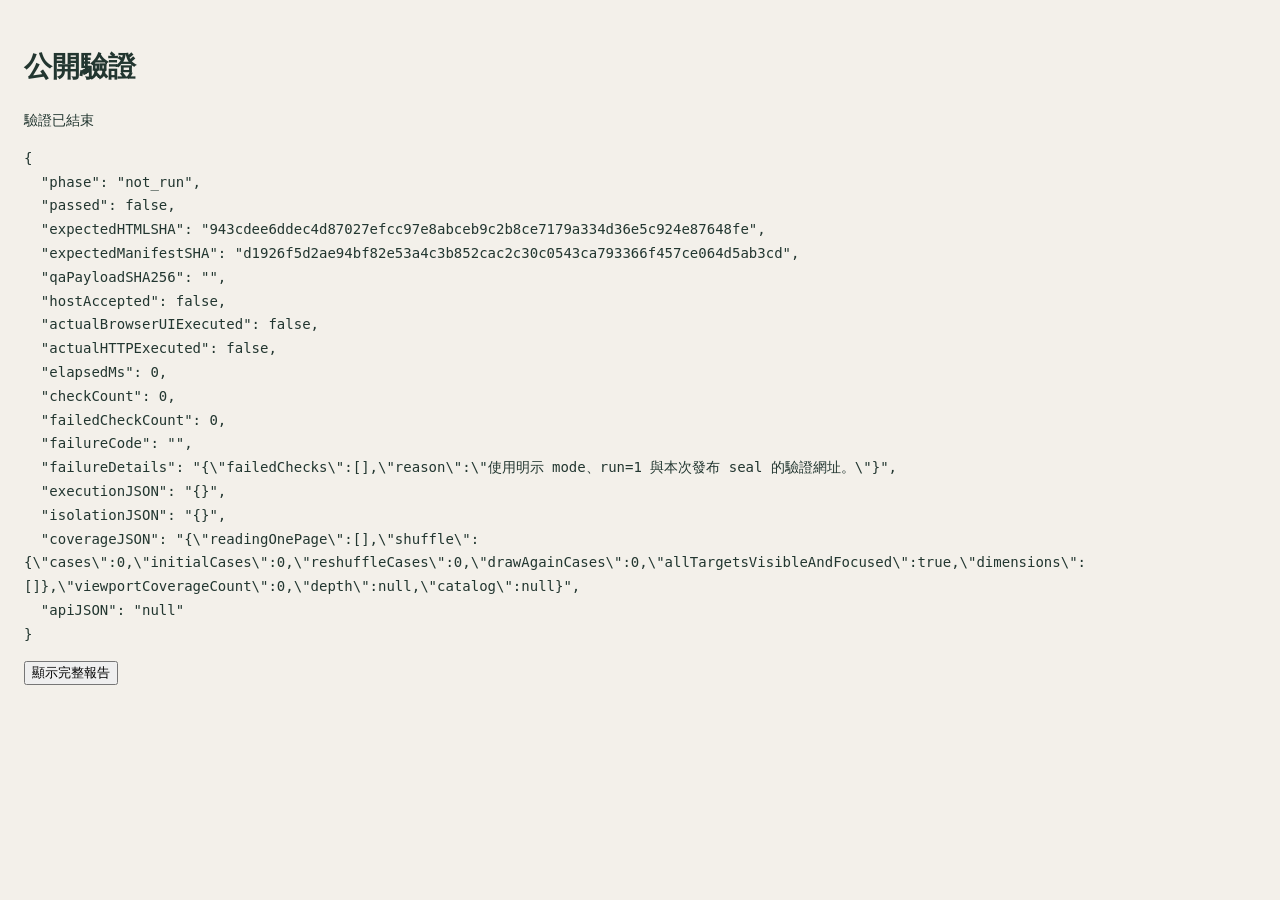
<file: oracle-audit.html>
<!doctype html>
<html lang="zh-Hant"><head><meta charset="utf-8"><meta name="viewport" content="width=device-width,initial-scale=1"><meta name="robots" content="noindex,nofollow"><title>神諭之間｜公開驗證</title><style>body{min-height:100vh;margin:0;padding:24px;box-sizing:border-box;background:#f3f0ea;color:#223630;font:14px/1.7 system-ui,sans-serif}pre{white-space:pre-wrap;overflow-wrap:anywhere}#oracle-audit-frame{position:fixed;left:-10000px;top:0;width:1280px;height:960px;border:0;pointer-events:none}</style></head><body><main><h1>公開驗證</h1><p id="oracle-audit-status" role="status">尚未執行驗證</p><pre id="oracle-audit-summary" data-phase="loading">{"phase":"loading","passed":false}</pre><pre id="oracle-audit-proof" data-phase="loading">{"phase":"loading","passed":false}</pre><button id="oracle-audit-show-full" type="button" hidden>顯示完整報告</button><script id="oracle-audit-full-report" type="application/json">{}</script><pre hidden id="oracle-audit-result" data-phase="loading">{"phase":"loading","actualHTTPExecuted":false,"actualBrowserUIExecuted":false,"passed":false}</pre><iframe id="oracle-audit-frame" title="發布封印驗證" aria-hidden="true" tabindex="-1"></iframe></main><script>(async function oracleStaticAuditHost(config){
 "use strict";
 const summary=document.getElementById("oracle-audit-summary"),out=document.getElementById("oracle-audit-result"),status=document.getElementById("oracle-audit-status"),frame=document.getElementById("oracle-audit-frame"),trigger=new URL(location.href),mode=trigger.searchParams.get("mode"),chosen=config.modes[mode];
 const common={hostSchemaVersion:"oracle-audit-host-v1",expectedManifestSHA:config.expectedManifestSHA,expectedHTMLSHA:config.expectedHTMLSHA,actualHTTPExecuted:false,actualBrowserUIExecuted:false,realUserStorageRead:false,realUserStorageWritten:false,startedAt:new Date().toISOString()};
 let finished=false,candidateVerified=false,candidateHTTP=false,timer,poller;
 const aborter=new AbortController(),terminal=new Set(["completed","failed","unknown_timeout","not_run"]);
 const finish=value=>{
 if(finished)return;finished=true;clearTimeout(timer);clearInterval(poller);aborter.abort();frame.hidden=true;
 status.textContent="驗證已結束";const checks=value.checks||[],failed=checks.filter(c=>c.status!=="passed"),e=value.execution||{},d=value.readingDepthCoverage,c=value.readingCatalogCoverage,r=value.report;
 document.getElementById("oracle-audit-full-report").textContent=JSON.stringify(value);
 summary.dataset.phase=String(value.phase);summary.hidden=true;summary.textContent="";
 out.dataset.phase=String(value.phase);out.hidden=true;out.textContent="";
 const button=document.getElementById("oracle-audit-show-full");button.hidden=false;button.onclick=()=>{out.hidden=!out.hidden;out.textContent=out.hidden?"":JSON.stringify(JSON.parse(document.getElementById("oracle-audit-full-report").textContent),null,2);button.textContent=out.hidden?"顯示完整報告":"收起完整報告";};
 const smallFailures=failed.map(v=>({id:v.id,status:v.status,viewport:v.viewport,pageCount:v.pageCount,visibleCards:v.visibleCards,layout:v.layout,geometry:v.geometry?{passed:v.geometry.passed,issues:v.geometry.issues,viewport:v.geometry.viewport,visibleControlCount:v.geometry.visibleControlCount,visibleTextFragments:v.geometry.visibleTextFragments}:undefined}));
 const smallAPI=r?{passed:r.passed,actualHTTP:r.actualHTTP,filesFetched:r.filesFetched,sourceCount:r.sourceCount,completedRounds:r.completedRounds,topics:r.topics,checkedSources:r.checkedSources,preparedMetadataSnapshotsCompared:r.preparedMetadataSnapshotsCompared,issueCount:r.issueCount,issues:r.issues,readingLibrary:r.readingLibrary?{passed:r.readingLibrary.passed,actualHTTP:r.readingLibrary.actualHTTP,filesFetched:r.readingLibrary.filesFetched,profiles:r.readingLibrary.profiles,domains:r.readingLibrary.domains,domainApplications:r.readingLibrary.domainApplications,directedPairs:r.readingLibrary.directedPairs,positionedTriples:r.readingLibrary.positionedTriples,materializedRecordsCompared:r.readingLibrary.materializedRecordsCompared,undirectedPairsDifferentiated:r.readingLibrary.undirectedPairsDifferentiated,engineVersion:r.readingLibrary.engineVersion,manifestSHA256:r.readingLibrary.manifestSHA256,issueCount:r.readingLibrary.issueCount,issues:r.readingLibrary.issues}:null}:null;
 const p={phase:value.phase,passed:value.passed===true,expectedHTMLSHA:value.expectedHTMLSHA||"",expectedManifestSHA:value.expectedManifestSHA||"",qaPayloadSHA256:value.hostVerification?.expectedQAPayloadSHA256||"",hostAccepted:value.hostVerification?.accepted===true,actualBrowserUIExecuted:value.actualBrowserUIExecuted===true,actualHTTPExecuted:value.actualHTTPExecuted===true,elapsedMs:value.elapsedMs||0,checkCount:checks.length,failedCheckCount:failed.length,failureCode:value.failureCode||"",failureDetails:JSON.stringify({failedChecks:smallFailures,failure:value.failureDetails?{viewport:value.failureDetails.viewport,view:value.failureDetails.audit?.view,fallback:value.failureDetails.audit?.fallback,reason:value.failureDetails.audit?.reason}:undefined,error:value.error,reason:value.reason,depthFailure:d?.failure,catalogFailure:c?.failure}),executionJSON:JSON.stringify(e),isolationJSON:JSON.stringify(value.isolation||{}),coverageJSON:JSON.stringify({readingOnePage:value.readingOnePageCoverage||[],shuffle:{cases:(value.shuffleAutoAdvanceCoverage||[]).length,initialCases:(value.shuffleAutoAdvanceCoverage||[]).filter(v=>v.label.startsWith("initial_")).length,reshuffleCases:(value.shuffleAutoAdvanceCoverage||[]).filter(v=>v.label.startsWith("reshuffle_")).length,drawAgainCases:(value.shuffleAutoAdvanceCoverage||[]).filter(v=>v.label.startsWith("draw_again_")).length,allTargetsVisibleAndFocused:(value.shuffleAutoAdvanceCoverage||[]).every(v=>v.firstCardVisible&&v.firstCardFocused&&v.noScrollGeometryPassed),dimensions:[...new Set((value.shuffleAutoAdvanceCoverage||[]).map(v=>v.width+"x"+v.height))]},viewportCoverageCount:(value.viewportCoverage||[]).length,depth:d?{directedPairsChecked:d.directedPairsChecked,positionedTriplesChecked:d.positionedTriplesChecked,layoutCount:d.nativeLayouts.length,domainChanges:d.domainChanges,exportImportReload:d.exportImportReload}:null,catalog:c?{layoutCount:c.nativeLayouts.length,recordSelections:c.recordSelections,verifiedTripleFileCount:c.verifiedTripleFiles.length,actualHTMLSourceVerified:c.actualHTMLSourceVerified,actualNativeDOMRead:c.actualNativeDOMRead,privateJournalRead:c.privateJournalRead,privateJournalWritten:c.privateJournalWritten,cleanup:c.cleanup}:null}),apiJSON:JSON.stringify(smallAPI)};
 const proof=document.getElementById("oracle-audit-proof");proof.dataset.phase=String(value.phase);proof.textContent=JSON.stringify(p,null,2);
 };
 const incomplete=(phase,reason,details={})=>({...common,phase,passed:false,reason,...details,hostVerification:{mode,candidateVerified,candidateHTTPExecuted:candidateHTTP,source:"first_party_release_sealed_txt_to_srcdoc",terminalReportExtracted:false}});
 window.addEventListener("pagehide",()=>{finished=true;clearTimeout(timer);clearInterval(poller);aborter.abort();},{once:true});
 if(trigger.origin!==config.origin||trigger.pathname!=="/oracle-audit.html"||!["api","ui"].includes(mode)||!chosen||trigger.searchParams.get("run")!=="1"||trigger.searchParams.get("seal")!==config.expectedManifestSHA){finish(incomplete("not_run","使用明示 mode、run=1 與本次發布 seal 的驗證網址。"));return;}
 const hostBudgetMs=mode==="ui"?248000:98000;timer=setTimeout(()=>finish(incomplete("unknown_timeout",(hostBudgetMs/1000)+" 秒內未取得完整終結報告；不視為通過。")),hostBudgetMs);
 const inspect=()=>{
  if(finished||!candidateVerified)return;
  try{
   const doc=frame.contentDocument;if(!doc)return;
   const nodes=doc.querySelectorAll('[id="'+chosen.preId+'"]');if(nodes.length!==1||nodes[0].tagName!=="PRE")return;
   let child;try{child=JSON.parse(nodes[0].textContent||"");}catch(_){return;}
   if(!child||typeof child!=="object"||Array.isArray(child)||!terminal.has(child.phase))return;
   if(child.schemaVersion!==chosen.schemaVersion||(mode==="ui"&&child.kind!=="actual_isolated_oracle_UI_audit")||child.expectedManifestSHA!==config.expectedManifestSHA||child.expectedHTMLSHA!==config.expectedHTMLSHA){finish(incomplete("failed","子報告的 schema 或本次發布封印不一致。",{hostRejectedChildReport:true}));return;}
   const e=child.execution,r=child.report,nested=mode==="ui"?(child.mode==="all"&&e&&typeof e==="object"&&!Array.isArray(e)&&e.actualReadingCatalogNativeLayoutsVerified===true&&e.actualReadingCatalogRecordsVerified===true&&e.actualAuthoredReadingCoverageVerified===true&&e.actualReadingDepthNativeTabsVerified===true&&e.actualReadingDepthNoScrollLayoutsVerified===true&&e.actualReadingDepthExportPayloadVerified===true&&e.actualReadingDomainPersistenceVerified===true&&e.actualReadingDepthMobileSelectorsVerified===true&&e.actualShuffleAutoAdvanceVerified===true&&e.actualReshuffleAutoAdvanceVerified===true&&e.actualDrawAgainAutoAdvanceVerified===true&&e.actualSinglePageReadingsVerified===true&&e.actualMobileReadingSelectorsVerified===true&&e.actualFixedViewportNoScrollPageLayoutsVerified===true&&e.actualViewportContentReachabilityVerified===true&&e.actualViewportNativeControlsReachabilityVerified===true):(r&&typeof r==="object"&&!Array.isArray(r)&&r.passed===true&&r.readingLibrary?.passed===true&&r.readingLibrary.materializedRecordsCompared===12144);
   const accepted=child.phase==="completed"&&child.passed===true&&child[chosen.actualFlag]===true&&!!nested;
   finish({...child,passed:accepted,hostSchemaVersion:"oracle-audit-host-v1",hostVerification:{mode,candidateVerified:true,candidateHTTPExecuted:candidateHTTP,expectedQAPayloadSHA256:chosen.sha256,source:"first_party_release_sealed_txt_to_srcdoc",terminalReportExtracted:true,exactReleaseSealsMatched:true,actualExecutionFlag:chosen.actualFlag,accepted,limits:"不代表作業系統鍵盤、200% 瀏覽器縮放或截圖驗收。"}});
  }catch(error){finish(incomplete("failed","無法存取同源子驗證文件。",{error:String(error)}));}
 };
 try{
  status.textContent="正在核對第一方驗證載體與本次發布封印";
  const target=new URL(chosen.path,config.origin),response=await fetch(target.href,{method:"GET",mode:"same-origin",credentials:"omit",redirect:"error",cache:"no-store",signal:aborter.signal});
  candidateHTTP=true;if(response.status!==200||response.redirected||response.url!==target.href)throw Error("驗證載體 HTTP 狀態或來源不符。");
  const bytes=await response.arrayBuffer(),digest=await crypto.subtle.digest("SHA-256",bytes),sha=Array.from(new Uint8Array(digest),b=>b.toString(16).padStart(2,"0")).join("");
  if(sha!==chosen.sha256)throw Error("驗證載體 SHA-256 不符。");
  const text=new TextDecoder("utf-8",{fatal:true,ignoreBOM:true}).decode(bytes);
  if(!/^<!doctype html>/i.test(text))throw Error("驗證載體缺少 HTML 宣告。");
  const doc=new DOMParser().parseFromString(text,"text/html");
  if(doc.querySelectorAll("base").length||doc.querySelectorAll('[id="'+chosen.preId+'"]').length!==1)throw Error("驗證載體 base 或唯一回報節點不符。");
  const base=doc.createElement("base");base.href=trigger.href;doc.head.prepend(base);
  if(finished)return;if(mode==="ui"){frame.style.cssText="position:fixed;left:0;top:0;width:100vw;height:100vh;border:0;z-index:0;pointer-events:auto;background:#f3f0ea";frame.removeAttribute("aria-hidden");frame.removeAttribute("tabindex");}candidateVerified=true;frame.srcdoc="<!doctype html>\n"+doc.documentElement.outerHTML;
  status.textContent="正在等待實際執行的終結報告";poller=setInterval(inspect,100);
 }catch(error){if(!finished)finish(incomplete("failed","驗證載體未能完整載入並核對。",{error:String(error)}));}
})({"origin":"https://brendonlee1006.github.io","expectedManifestSHA":"d1926f5d2ae94bf82e53a4c3b852cac2c30c0543ca793366f457ce064d5ab3cd","expectedHTMLSHA":"943cdee6ddec4d87027efcc97e8abceb9c2b8ce7179a334d36e5c924e87648fe","modes":{"api":{"path":"/oracle-public-audit.txt","sha256":"2f724689dcd30c590c80e89ea568be1cade4678db3ca4e1f8b6455267d4ca570","preId":"oracle-public-audit-result","schemaVersion":"oracle-public-api-report-v1","actualFlag":"actualHTTPExecuted"},"ui":{"path":"/oracle-ui-audit.txt","sha256":"a0734d8c7569825af5f7153a7c8a04b9adeee42766431f0244063594344fece3","preId":"oracle-ui-audit-result","schemaVersion":"1.0","actualFlag":"actualBrowserUIExecuted"}}});</script></body></html>
</file>
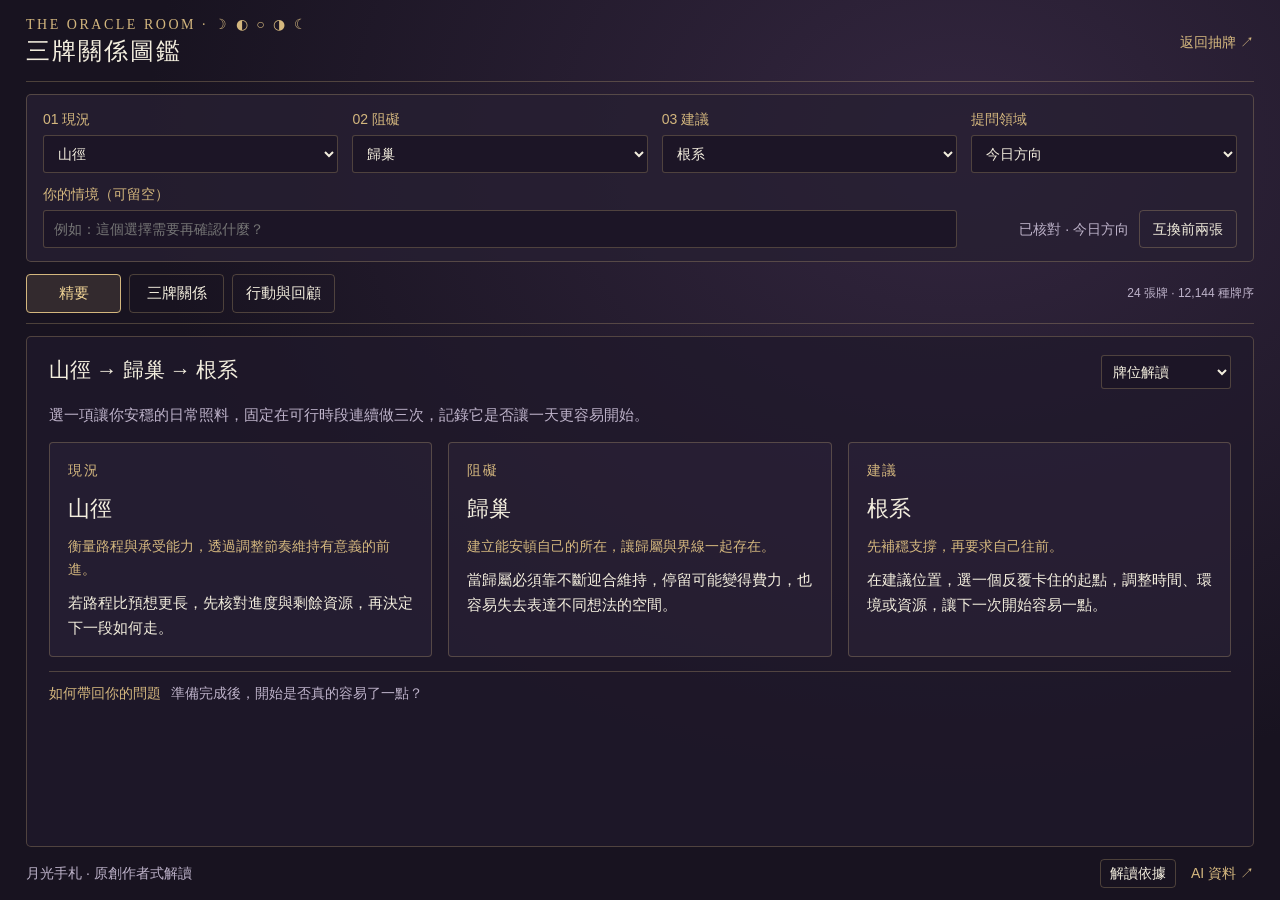
<file: oracle-relations.html>
<!DOCTYPE html>
<html lang="zh-Hant">
<head>
<meta charset="UTF-8">
<meta name="viewport" content="width=device-width,initial-scale=1">
<meta name="color-scheme" content="dark">
<meta name="description" content="月光手札三牌關係圖鑑：24張原創牌義、552組有方向的兩牌關係與12,144組現況／阻礙／建議牌序。">
<title>三牌關係圖鑑｜神諭之間</title>
<style>
:root{color-scheme:dark;--bg:#181320;--panel:#272032;--ink:#f3eede;--muted:#beb3ca;--gold:#d4b77e;--line:rgba(212,183,126,.28);--serif:"Noto Serif TC","Songti TC","PMingLiU",serif;--sans:"Noto Sans TC","PingFang TC","Microsoft JhengHei",sans-serif}
*{box-sizing:border-box}html,body{margin:0;width:100%;height:100%;overflow:hidden}body{color:var(--ink);font:15px/1.65 var(--sans);background:radial-gradient(ellipse at 75% 16%,#33263f 0,transparent 60%),var(--bg)}button,input,select{font:inherit}button,input,select,a{touch-action:manipulation}button{cursor:pointer}button:disabled{cursor:wait;opacity:.55}button,a,input,select{outline-offset:3px}button:focus-visible,a:focus-visible,input:focus-visible,select:focus-visible{outline:2px solid #f0d494}a{color:var(--gold);text-decoration:none}a:hover{text-decoration:underline}h1,h2,h3,p{margin:0}button{color:var(--ink);background:transparent;border:1px solid var(--line);border-radius:4px;min-height:38px;padding:6px 13px}button:hover{background:#3a2b46}button[aria-selected="true"],button[aria-pressed="true"]{border-color:var(--gold);background:rgba(212,183,126,.14);color:#f3d697}.app{height:100%;height:100dvh;max-width:1440px;margin:auto;display:grid;grid-template-rows:auto auto auto minmax(0,1fr) auto;gap:12px;padding:16px 26px 12px}.masthead{display:flex;gap:20px;align-items:center;justify-content:space-between;min-width:0;border-bottom:1px solid var(--line);padding-bottom:12px}.brandline{font:11px Georgia,serif;letter-spacing:.18em;color:var(--gold)}h1{font:24px/1.5 var(--serif);letter-spacing:.08em}.masthead a{font-size:14px;white-space:nowrap}.moon{font:24px/1 Georgia,serif;color:var(--gold);margin-right:10px}.controls{border:1px solid var(--line);background:rgba(39,32,50,.8);border-radius:5px;padding:13px 16px;display:grid;grid-template-columns:repeat(3,minmax(0,1fr)) minmax(0,.9fr);gap:10px 14px}.field{min-width:0;display:grid;gap:4px}.field label{font-size:13px;color:var(--gold)}input,select{width:100%;min-width:0;min-height:38px;background:#1c1526;border:1px solid var(--line);border-radius:3px;color:var(--ink);padding:6px 10px;font-size:14px}select option{background:#211a2c}.question-field{grid-column:1/4}.control-tail{align-self:end;display:flex;align-items:center;justify-content:flex-end;gap:10px}.status{font-size:12px;color:var(--muted);min-width:0}.switch-order{font-size:13px;white-space:nowrap}.tabs{display:flex;gap:8px;align-items:center;border-bottom:1px solid var(--line);padding-bottom:10px}.tabs button{min-width:95px}.tabs .small-status{margin-left:auto;font-size:12px;color:var(--muted);text-align:right}.workspace{min-width:0;min-height:0;position:relative;overflow:hidden;border:1px solid var(--line);border-radius:5px;background:rgba(32,25,43,.72)}.view{height:100%;padding:18px 22px;display:flex;flex-direction:column;gap:14px;min-width:0;min-height:0}.view[hidden],.state-box[hidden],.mobile-nav[hidden],.paper[hidden],[hidden]{display:none!important}.view-title{font:21px/1.5 var(--serif);color:var(--ink)}.section-heading{display:flex;gap:12px;align-items:flex-start;justify-content:space-between;min-width:0}.section-heading .view-title{flex:1;min-width:0}.lens-select{width:130px;flex-shrink:0;min-height:34px;font-size:14px;padding:4px 7px}.lede{color:var(--muted);max-width:1040px;font-size:15px}.three-grid{display:grid;grid-template-columns:repeat(3,minmax(0,1fr));gap:16px;min-width:0}.paper{min-width:0;border:1px solid var(--line);border-radius:4px;padding:16px 18px;background:rgba(63,49,77,.25);display:flex;flex-direction:column;gap:10px}.paper h3{font:22px/1.5 var(--serif);overflow-wrap:anywhere}.role{font-size:12px;color:var(--gold);letter-spacing:.13em}.focus{font-size:14px;color:var(--gold)}.prose{font-size:15px;overflow-wrap:anywhere}.caption{font-size:12px;color:var(--muted)}.pair-toolbar,.mobile-nav,.plan-nav{display:flex;gap:8px;flex-wrap:wrap}.pair-toolbar button{font-size:14px;min-height:34px;padding:4px 12px}.pair-toolbar{align-items:center}.pair-toolbar .caption{margin-left:auto}.pair-value{font-size:15px}.summary-text{white-space:pre-line}.support-note{padding-top:10px;border-top:1px solid var(--line);color:var(--muted);font-size:14px;display:grid;grid-template-columns:auto 1fr;gap:10px}.support-note b{color:var(--gold);font-weight:400}.plan-label{font-size:12px;color:var(--gold)}.action-check{border-top:1px solid var(--line);padding-top:10px}.action-check span{font-size:12px;color:var(--gold);display:block;margin-bottom:4px}.state-box{padding:24px;position:absolute;inset:0;display:flex;flex-direction:column;justify-content:center;align-items:center;gap:14px;text-align:center;background:var(--bg);z-index:3}.state-box p{max-width:500px;color:var(--muted)}.footer{display:flex;align-items:center;justify-content:space-between;gap:14px;min-width:0;font-size:12px;color:var(--muted)}.footer-links{display:flex;align-items:center;gap:15px;white-space:nowrap}.footer button{font-size:12px;min-height:28px;padding:2px 9px}.fallback-note{font-size:12px;color:var(--gold)}.fallback .workspace{overflow:auto}.fallback .view{height:auto;min-height:100%}dialog{max-width:min(650px,calc(100vw - 30px));max-height:calc(100dvh - 40px);background:#241b30;border:1px solid var(--gold);border-radius:6px;color:var(--ink);padding:22px;overflow:auto}dialog::backdrop{background:rgba(0,0,0,.6)}dialog h2{font:22px/1.5 var(--serif);margin-bottom:14px}dialog p{margin:10px 0}dialog button{margin-top:12px}dialog a{text-decoration:underline}.noscript{padding:30px;color:var(--gold)}.sr-only{position:absolute;width:1px;height:1px;padding:0;margin:-1px;overflow:hidden;clip:rect(0,0,0,0);white-space:nowrap;border:0}
@media(max-width:720px){.app{padding:10px 12px;gap:9px}.masthead{padding-bottom:8px;gap:10px}.brandline{font-size:9px}h1{font-size:21px}.masthead a{font-size:12px}.moon{font-size:19px;margin-right:5px}.controls{padding:9px 10px;grid-template-columns:repeat(3,minmax(0,1fr));gap:7px 8px}.field label{font-size:12px}input,select{min-height:35px;font-size:14px;padding:5px 6px}.domain-field{grid-column:1/2}.question-field{grid-column:2/4}.question-field label{font-size:11px}.control-tail{grid-column:1/4;justify-content:space-between;min-height:25px}.status{font-size:11px}.switch-order{font-size:12px;min-height:29px;padding:3px 8px}.tabs{gap:6px;padding-bottom:8px}.tabs button{min-width:0;flex:1;min-height:36px;padding:5px 7px;font-size:14px}.tabs .small-status{display:none}.view{padding:13px 14px;gap:11px}.view-title{font-size:18px}.section-heading{gap:8px}.lens-select{width:112px;min-height:32px;font-size:13px}.lede{font-size:14px}.three-grid{grid-template-columns:1fr;gap:10px}.paper{padding:13px 14px;gap:8px}.paper h3{font-size:21px}.prose,.pair-value{font-size:14px;line-height:1.7}.mobile-nav button{flex:1;padding:4px 6px;font-size:12px;min-height:34px;min-width:0}.pair-toolbar{gap:6px}.pair-toolbar button{flex:1;padding:4px 6px;font-size:13px;min-height:32px}.pair-toolbar .caption{display:none}.support-note{font-size:13px;gap:6px;grid-template-columns:1fr}.footer{font-size:10px;gap:7px;align-items:flex-start}.footer-links{gap:8px}.footer button{font-size:10px;padding:2px 6px;min-height:24px}.caption{font-size:11px}.role{font-size:11px}.focus{font-size:13px}.state-box{padding:16px}.plan-nav button{flex:1;font-size:12px;padding:4px 6px}.fallback .footer{flex-wrap:wrap}}
.brandline,.field label,.status,.caption,.role,.plan-label,.footer,.footer button,.masthead a,.switch-order,.pair-toolbar button,.support-note,.mobile-nav button{font-size:14px}
@media(max-width:720px){.field label{font-size:14px;line-height:1.25}.brandline{font-size:14px;letter-spacing:.08em}.status,.caption,.role,.plan-label,.focus,.footer,.footer button,.masthead a,.switch-order,.mobile-nav button,.pair-toolbar button,.lens-select,.question-field label,.support-note{font-size:14px}.reading-paper,.relation-paper{display:grid;grid-template-columns:auto 1fr;column-gap:8px;row-gap:8px}.reading-paper>.role,.relation-paper>.role{align-self:center}.reading-paper>.prose,.reading-paper>.focus,.relation-paper>.pair-value{grid-column:1/-1}.support-note{display:none}.footer{align-items:center}.footer-links{gap:7px}.section-heading .view-title{font-size:18px}.lens-select{width:114px}}
html.page-fallback,html.page-fallback body{height:auto;overflow:auto}.app.page-fallback{height:auto;min-height:100dvh;grid-template-rows:auto auto auto minmax(240px,auto) auto}
@media(prefers-reduced-motion:reduce){*{scroll-behavior:auto!important}}
</style>
</head>
<body>
<noscript><p class="noscript">請啟用 JavaScript 以查閱三牌關係。公開資料亦可從 <a href="./oracle-reading-manifest.json">解讀資料目錄</a> 取得。</p></noscript>
<div class="app" id="app">
<header class="masthead"><div><div class="brandline">THE ORACLE ROOM · <span aria-label="月相">☽ ◐ ○ ◑ ☾</span></div><h1>三牌關係圖鑑</h1></div><a href="./oracle-room.html?view=draw">返回抽牌 ↗</a></header>
<form class="controls" id="controls" aria-label="選擇三張牌的順序">
<div class="field"><label for="present-card">01 現況</label><select id="present-card" disabled></select></div>
<div class="field"><label for="obstacle-card">02 阻礙</label><select id="obstacle-card" disabled></select></div>
<div class="field"><label for="advice-card">03 建議</label><select id="advice-card" disabled></select></div>
<div class="field domain-field"><label for="domain">提問領域</label><select id="domain" disabled><option value="general">今日方向</option><option value="work">工作與學業</option><option value="relationships">關係與相處</option><option value="decision">選擇與轉折</option><option value="selfcare">自我照顧</option></select></div>
<div class="field question-field"><label for="question">你的情境（可留空）</label><input id="question" type="text" maxlength="300" title="最多 300 字" autocomplete="off" placeholder="例如：這個選擇需要再確認什麼？" disabled></div>
<div class="control-tail"><span class="status" id="load-status" role="status" aria-live="polite">正在載入原創解讀資料…</span><button type="button" id="swap-order" class="switch-order" disabled>互換前兩張</button></div>
</form>
<nav class="tabs" id="view-tabs" role="tablist" aria-label="解讀層次">
<button id="tab-overview" type="button" role="tab" aria-selected="true" aria-controls="view-overview" data-view="overview">精要</button>
<button id="tab-relations" type="button" role="tab" aria-selected="false" aria-controls="view-relations" data-view="relations" tabindex="-1">三牌關係</button>
<button id="tab-plan" type="button" role="tab" aria-selected="false" aria-controls="view-plan" data-view="plan" tabindex="-1">行動與回顧</button>
<span class="small-status" id="library-count">24 張牌 · 12,144 種牌序</span>
</nav>
<main class="workspace" id="workspace" aria-busy="true">
<section class="view" id="view-overview" role="tabpanel" aria-labelledby="tab-overview" hidden></section>
<section class="view" id="view-relations" role="tabpanel" aria-labelledby="tab-relations" hidden></section>
<section class="view" id="view-plan" role="tabpanel" aria-labelledby="tab-plan" hidden></section>
<div class="state-box" id="loading-box"><h2 class="view-title">讓三張牌開始對話。</h2><p>正在核對牌義、方向關係與選定的牌序。</p></div>
<div class="state-box" id="error-box" hidden><h2 class="view-title">資料暫時無法讀取</h2><p id="error-message"></p><button type="button" id="retry">重新讀取</button></div>
</main>
<footer class="footer"><div><span>月光手札 · 原創作者式解讀</span><span id="fallback-note" class="fallback-note" hidden> · 視窗較小，內容區可捲動</span></div><div class="footer-links"><button type="button" id="method-open">解讀依據</button><a href="./oracle-reading-manifest.json" target="_blank" rel="noopener">AI 資料 ↗</a></div></footer>
</div>
<dialog id="method-dialog" aria-labelledby="method-title"><h2 id="method-title">這些關係如何整理？</h2><p>圖鑑使用 24 張原創月光手札牌義，與 552 組逐組撰寫、有方向的兩牌關係。相同兩張牌交換順序，解讀也會改變。</p><p>12,144 組現況／阻礙／建議牌序，依三個位置與三條兩牌關係整理成完整目錄：現況→阻礙、阻礙→建議、現況→建議。這個數量代表組合涵蓋範圍；不是 12,144 篇獨立人工創作，也不是占驗次數或研究證據。</p><p>提問領域會帶出不同的生活情境、行動與回顧問題。分鐘數、三天與七天是可以調整的作者建議；請依自己的實際條件安排。</p><p>解讀提供可核對的觀察角度，不替你判定他人的內心或未來。這一頁不會把新輸入的問題放進資料請求或存入手札；輸入只在本頁使用。</p><p><a href="./oracle-reading-manifest.json" target="_blank" rel="noopener">查閱公開牌義、關係與牌序資料</a></p><button type="button" id="method-close">回到解讀</button></dialog>
<script>
(function(){
"use strict";
const $=id=>document.getElementById(id);
const domains=["general","work","relationships","decision","selfcare"];
const cardIds=Array.from({length:24},(_,i)=>"moonlit-"+String(i+1).padStart(2,"0"));
const roles=["現況","阻礙","建議"];
const selectIds=["present-card","obstacle-card","advice-card"];
const media=window.matchMedia("(max-width:720px)");
const sealedCache=new Map(), tripleIndex=new Map();
let manifest=null,corpus=null,engine=null,current=null,selectedRecord=null;
let selectedIds=["moonlit-15","moonlit-18","moonlit-03"],view="overview",mobileCard=0,mobilePair=0,mobilePlan=0,pairField="reading",overviewLens="roleReading",planLens="action";
let updateToken=0,loadToken=0,questionTimer=0,ready=false,integrity=false,fallback=false,phase="loading",lastError="",verifiedUrls=[];
let lastValidIds=selectedIds.slice();
const params=new URLSearchParams(location.search),fragment=new URLSearchParams(location.hash.slice(1));
const incoming=(params.get("cards")||"").split(",").filter(Boolean).map(id=>/^\d{1,2}$/.test(id)?"moonlit-"+id.padStart(2,"0"):id);
if(incoming.length===3&&new Set(incoming).size===3&&incoming.every(id=>cardIds.includes(id)))selectedIds=incoming;
lastValidIds=selectedIds.slice();
if(domains.includes(params.get("domain")))$("domain").value=params.get("domain");
$("question").value=(fragment.get("question")||fragment.get("q")||params.get("question")||params.get("q")||"").slice(0,300);
const node=(tag,className,text)=>{const n=document.createElement(tag);if(className)n.className=className;if(text!==undefined)n.textContent=String(text);return n;};
const canonical=value=>Array.isArray(value)?value.map(canonical):value&&typeof value==="object"?Object.fromEntries(Object.keys(value).sort().map(key=>[key,canonical(value[key])])):value;
const same=(a,b)=>JSON.stringify(canonical(a))===JSON.stringify(canonical(b));
const firstSentence=text=>{const s=String(text||"");const match=s.match(/^[\s\S]*?[。！？.!?](?:[」』”’])?/);return match?match[0]:s;};
function descriptorURL(value){if(!value||typeof value.url!=="string"||!/^[a-f0-9]{64}$/.test(value.sha256||""))throw new Error("invalid-descriptor");const u=new URL(value.url,location.href);if(u.origin!==location.origin||u.username||u.password)throw new Error("external-descriptor");return u.href;}
async function fetchSealed(descriptor,asJSON=true){
 const url=descriptorURL(descriptor),key=url+"#"+descriptor.sha256;
 if(!sealedCache.has(key))sealedCache.set(key,(async()=>{const response=await fetch(url,{cache:"no-cache",credentials:"omit",redirect:"error"});if(!response.ok)throw new Error("http-"+response.status);const text=await response.text();const digest=await crypto.subtle.digest("SHA-256",new TextEncoder().encode(text));const actual=Array.from(new Uint8Array(digest),x=>x.toString(16).padStart(2,"0")).join("");if(actual!==descriptor.sha256)throw new Error("version-mismatch");verifiedUrls.push({url:new URL(url).pathname,sha256:actual});return text;})().catch(error=>{sealedCache.delete(key);throw error;}));
 const text=await sealedCache.get(key);return asJSON?JSON.parse(text):text;
}
function validateManifest(m){
 if(!m||m.version!=="oracle-reading-2.3"||m.corpusVersion!=="moonlit-authored-depth-v1"||m.pairVersion!=="moonlit-directed-pairs-v1")throw new Error("library-version-mismatch");
 if(!m||m.schemaVersion!=="oracle-reading-library-v1"||!m.counts||m.counts.profiles!==24||m.counts.domains!==5||m.counts.directedPairs!==552||m.counts.positionedTriples!==12144)throw new Error("invalid-library");
 if(!Array.isArray(m.pairs)||!m.pairs.length||!Array.isArray(m.triples)||!m.triples.length)throw new Error("missing-shards");
 [m.engine,m.profiles,...m.pairs,...m.triples].forEach(descriptorURL);
 let total=0;const seen=new Set();
 m.triples.forEach(shard=>{if(!Number.isInteger(shard.count)||shard.count<1||!Array.isArray(shard.fromIds)||!shard.fromIds.length)throw new Error("invalid-triple-shard");total+=shard.count;for(const id of shard.fromIds){if(!cardIds.includes(id))throw new Error("invalid-triple-from-id");seen.add(id);}});
 if(total!==12144||seen.size!==24)throw new Error("incomplete-triple-index");
}
function setControls(enabled){for(const id of [...selectIds,"domain","question","swap-order"])$(id).disabled=!enabled;}
function options(){
 selectIds.forEach((id,pos)=>{const select=$(id);select.replaceChildren();for(const key of cardIds){const option=node("option","",corpus.profiles[key].name);option.value=key;option.disabled=selectedIds.some((other,index)=>index!==pos&&other===key);select.append(option);}select.value=selectedIds[pos];});
}
function loading(message){phase="loading";integrity=false;$("workspace").setAttribute("aria-busy","true");$("load-status").textContent=message||"正在核對這組牌序…";$("loading-box").hidden=false;$("error-box").hidden=true;for(const key of ["overview","relations","plan"])$("view-"+key).hidden=true;}
function errorState(error){phase="error";integrity=false;lastError=String(error&&error.message||"unknown");$("workspace").setAttribute("aria-busy","false");$("loading-box").hidden=true;$("error-box").hidden=false;$("error-message").textContent=lastError==="version-mismatch"?"資料版本尚未一致，請更新此頁後重試。":"請確認網路連線後重試。你的選牌、問題與領域仍保留在本頁。";$("load-status").textContent="讀取未完成；可以重新讀取。";for(const key of ["overview","relations","plan"])$("view-"+key).hidden=true;requestOverflow();}
async function initialize(){
 const token=++loadToken;++updateToken;ready=false;setControls(false);loading("正在載入原創解讀資料…");lastError="";sealedCache.clear();tripleIndex.clear();verifiedUrls=[];
 try{
  const response=await fetch("./oracle-reading-manifest.json",{cache:"no-cache",credentials:"omit",redirect:"error"});if(!response.ok)throw new Error("http-"+response.status);
  const m=await response.json();validateManifest(m);
  const [source,c,pairShards]=await Promise.all([fetchSealed(m.engine,false),fetchSealed(m.profiles),Promise.all(m.pairs.map(d=>fetchSealed(d)))]);
  if(token!==loadToken)return;
  if(!c||!c.profiles||Object.keys(c.profiles).length!==24)throw new Error("invalid-profiles");
  const pairMap=Object.create(null);
  for(const shard of pairShards){if(!shard||shard.schemaVersion!=="oracle-directed-pairs-v1"||!Array.isArray(shard.pairs))throw new Error("invalid-pair-shard");for(const p of shard.pairs){const key=p.from+"|"+p.to;if(Object.prototype.hasOwnProperty.call(pairMap,key))throw new Error("repeated-pair");pairMap[key]={bridge:p.bridge,tension:p.tension,transition:p.transition};}}
  if(Object.keys(pairMap).length!==552)throw new Error("incomplete-pairs");
  c.pairs=pairMap;
  const factory=new Function(source+"\n;return createOracleInterpreter;")();
  if(typeof factory!=="function")throw new Error("missing-engine");
  const interpreter=factory({...c,version:m.corpusVersion,pairVersion:m.pairVersion,pairs:pairMap});
  if(interpreter.version!==m.version)throw new Error("engine-version-mismatch");
  if(!interpreter.coverage||interpreter.coverage.pairsComplete!==true||interpreter.coverage.positionedTriples!==12144)throw new Error("incomplete-engine");
  manifest=m;corpus=c;engine=interpreter;
  for(const shard of m.triples)for(const id of shard.fromIds){if(!tripleIndex.has(id))tripleIndex.set(id,[]);tripleIndex.get(id).push(shard);}
  ready=true;options();setControls(true);await update();
 }catch(error){if(token!==loadToken)return;errorState(error);}
}
function normalizedRelations(values){return values.map(p=>({key:p.key,fromId:p.fromId,toId:p.toId,pairKey:p.pairKey,reading:p.reading,bridge:p.bridge,tension:p.tension,transition:p.transition}));}
function verifyRecord(record,base){
 if(!record||record.id!==base.cardIds.join("|")||!same(record.cardIds,base.cardIds))throw new Error("missing-arrangement");
 for(const key of ["headline","summary","overall","action","check"])if(!same(record[key],base[key]))throw new Error("arrangement-mismatch");
 if(!Array.isArray(record.relations)||!same(normalizedRelations(record.relations),normalizedRelations(base.threePairs)))throw new Error("relation-mismatch");
}
async function update(){
 if(!ready)return;
 const token=++updateToken,ids=selectedIds.slice(),domain=$("domain").value,question=$("question").value.slice(0,300);loading();
 try{
  if(ids.length!==3||new Set(ids).size!==3||!ids.every(id=>cardIds.includes(id))||!domains.includes(domain))throw new Error("invalid-selection");
  const descriptors=tripleIndex.get(ids[0]);if(!Array.isArray(descriptors)||!descriptors.length)throw new Error("missing-triple-shard");
  const shards=await Promise.all(descriptors.map(d=>fetchSealed(d)));
  if(token!==updateToken)return;
  const matches=[];
  shards.forEach((shard,index)=>{if(!shard||shard.schemaVersion!=="oracle-positioned-triples-v1"||!Array.isArray(shard.records)||shard.records.length!==descriptors[index].count)throw new Error("invalid-triples");for(const record of shard.records)if(same(record.cardIds,ids))matches.push(record);});
  if(matches.length!==1)throw new Error("ambiguous-arrangement");
  const record=matches[0],base=engine.interpret({cardIds:ids,question:""},"general");verifyRecord(record,base);
  const reading=engine.interpret({cardIds:ids,question},domain);
  if(token!==updateToken)return;
  selectedRecord=record;current=reading;integrity=true;phase="ready";lastError="";$("loading-box").hidden=true;$("error-box").hidden=true;$("workspace").setAttribute("aria-busy","false");$("load-status").textContent="已核對 · "+reading.domainLabel;render();
 }catch(error){if(token!==updateToken)return;errorState(error);}
}
function choiceBar(labels,index,change,hidden=false){
 const bar=node("div","mobile-nav");bar.hidden=hidden;bar.setAttribute("aria-label","切換閱讀位置");
 labels.forEach((label,i)=>{const button=node("button","",label);button.type="button";button.dataset.focusKey=labels.join("|")+"-"+i;button.setAttribute("aria-pressed",String(i===index));button.addEventListener("click",()=>change(i));bar.append(button);});return bar;
}
function lensHeading(title,id,values,currentValue,change){
 const heading=node("div","section-heading");heading.append(node("h2","view-title",title));const select=node("select","lens-select");select.id=id;select.setAttribute("aria-label","切換閱讀角度");for(const [key,label]of values){const option=node("option","",label);option.value=key;select.append(option);}select.value=currentValue;select.addEventListener("change",()=>change(select.value));heading.append(select);return heading;
}
function renderOverview(){
 const pane=$("view-overview");pane.replaceChildren(lensHeading(current.cards.map(c=>c.name).join(" → "),"overview-lens",[["roleReading","牌位解讀"],["summary","整體解讀"],["contextReading","你的情境"],["symbolism","圖像依據"],["focus","核心焦點"],["resource","可用資源"],["shadow","失衡面向"]],overviewLens,value=>{overviewLens=value;render();}));
 if(overviewLens==="summary"){const paper=node("article","paper summary-paper");paper.setAttribute("aria-label","三牌整體解讀");paper.append(node("p","prose summary-text",current.summary));pane.append(paper);return;}
 if(overviewLens==="roleReading")pane.append(node("p","lede",current.overview||firstSentence(current.summary)));
 pane.append(choiceBar(current.cards.map(c=>c.roleLabel+" · "+c.name),mobileCard,i=>{mobileCard=i;render();},!media.matches));
 const grid=node("div","three-grid");
 current.cards.forEach((card,i)=>{const paper=node("article","paper reading-paper");paper.hidden=media.matches&&i!==mobileCard;paper.append(node("div","role",card.roleLabel),node("h3","",card.name));if(!media.matches&&overviewLens!=="focus")paper.append(node("p","focus",card.focus));paper.append(node("p","prose",card[overviewLens]));grid.append(paper);});
 pane.append(grid);
 const note=node("div","support-note");note.append(node("b","","如何帶回你的問題"),node("p","",current.overall.decisionCriterion));pane.append(note);
}
function renderRelations(){
 const pane=$("view-relations");pane.replaceChildren(node("h2","view-title","三個位置，三條有方向的關係。"));
 const fieldBar=node("div","pair-toolbar");for(const [key,label]of [["reading","牌位作用"],["bridge","呼應"],["tension","張力"],["transition","轉向"]]){const button=node("button","",label);button.type="button";button.dataset.focusKey="pair-field-"+key;button.setAttribute("aria-pressed",String(pairField===key));button.addEventListener("click",()=>{pairField=key;render();});fieldBar.append(button);}fieldBar.append(node("span","caption","依兩張原創牌義逐組撰寫"));pane.append(fieldBar);
 const labels=["現況 → 阻礙","阻礙 → 建議","現況 → 建議"];
 pane.append(choiceBar(labels,mobilePair,i=>{mobilePair=i;render();},!media.matches));
 const grid=node("div","three-grid");
 current.threePairs.forEach((pair,i)=>{const paper=node("article","paper relation-paper");paper.hidden=media.matches&&i!==mobilePair;paper.append(node("div","role",labels[i]),node("h3","",corpus.profiles[pair.fromId].name+" → "+corpus.profiles[pair.toId].name),node("p","pair-value",pair[pairField]));grid.append(paper);});pane.append(grid);
 const note=node("div","support-note");note.append(node("b","","建議牌如何接住卡點"),node("p","",current.overall.resolution));pane.append(note);
}
function renderPlan(){
 const pane=$("view-plan");pane.replaceChildren(lensHeading("試一次，再用紀錄調整。","plan-lens",[["action","行動步驟"],["check","回顧指標"],["rationale","為何這樣做"],["obstacleCue","留意的卡點"]],planLens,value=>{planLens=value;render();}),node("p","caption","作者建議，可依條件調整。"));
 pane.append(choiceBar(["今天先做","3 天試行","7 天回顧"],mobilePlan,i=>{mobilePlan=i;render();},!media.matches));
 const grid=node("div","three-grid");
 current.plan.forEach((plan,i)=>{const paper=node("article","paper");paper.hidden=media.matches&&i!==mobilePlan;paper.append(node("div","plan-label",plan.when),node("h3","",plan.label),node("p","prose",plan[planLens]));const check=node("div","action-check");check.append(node("span","","回顧時，核對這一點"),node("p","prose",plan.check));if(!media.matches&&planLens!=="check")paper.append(check);grid.append(paper);});pane.append(grid);
}
function render(){
 if(!current||phase!=="ready")return;
 const oldFocus=document.activeElement,focusId=oldFocus&&oldFocus.id,focusKey=oldFocus&&oldFocus.dataset&&oldFocus.dataset.focusKey;
 renderOverview();renderRelations();renderPlan();
 for(const key of ["overview","relations","plan"])$("view-"+key).hidden=key!==view;
 for(const button of $("view-tabs").querySelectorAll("[data-view]")){const active=button.dataset.view===view;button.setAttribute("aria-selected",String(active));button.tabIndex=active?0:-1;}
 if(oldFocus&&!oldFocus.isConnected){const restored=focusId?$(focusId):focusKey?Array.from(document.querySelectorAll("[data-focus-key]")).find(n=>n.dataset.focusKey===focusKey&&!n.closest("[hidden]")):null;if(restored)restored.focus({preventScroll:true});}
 requestOverflow();
}
let overflowFrame=0;
function requestOverflow(){if(overflowFrame)cancelAnimationFrame(overflowFrame);overflowFrame=requestAnimationFrame(()=>{overflowFrame=0;$("app").classList.remove("fallback","page-fallback");document.documentElement.classList.remove("page-fallback");$("fallback-note").hidden=true;fallback=false;if(phase!=="ready")return;const workspace=$("workspace"),pane=$("view-"+view);const bounds=workspace.getBoundingClientRect();const clipped=pane.scrollHeight>workspace.clientHeight+1.5||pane.scrollWidth>workspace.clientWidth+1.5||Array.from(pane.querySelectorAll("p,h2,h3,button")).some(n=>{if(n.closest("[hidden]"))return false;const r=n.getBoundingClientRect();return r.width>0&&r.height>0&&(r.right>bounds.right+1.5||r.bottom>bounds.bottom+1.5);});const tiny=workspace.clientHeight<120||$("app").scrollHeight>$("app").clientHeight+1.5;fallback=clipped||tiny;if(fallback){$("app").classList.add("fallback");if(tiny){$("app").classList.add("page-fallback");document.documentElement.classList.add("page-fallback");}$("fallback-note").hidden=false;}});}
$("controls").addEventListener("submit",event=>event.preventDefault());
selectIds.forEach(id=>$(id).addEventListener("change",()=>{const ids=selectIds.map(key=>$(key).value);if(new Set(ids).size!==3){selectedIds=lastValidIds.slice();options();$("load-status").textContent="三個位置需選擇不同的牌。";return;}selectedIds=ids;lastValidIds=ids.slice();options();update();}));
$("swap-order").addEventListener("click",()=>{[selectedIds[0],selectedIds[1]]=[selectedIds[1],selectedIds[0]];lastValidIds=selectedIds.slice();options();update();});
$("domain").addEventListener("change",()=>update());
$("question").addEventListener("input",()=>{clearTimeout(questionTimer);const token=++updateToken;questionTimer=setTimeout(()=>{if(token===updateToken)update();},300);});
$("view-tabs").addEventListener("click",event=>{const button=event.target.closest("[data-view]");if(!button)return;view=button.dataset.view;render();});
$("view-tabs").addEventListener("keydown",event=>{const keys=["ArrowLeft","ArrowRight","Home","End"];if(!keys.includes(event.key))return;const buttons=Array.from($("view-tabs").querySelectorAll("[data-view]")),index=buttons.findIndex(b=>b.dataset.view===view);const next=event.key==="Home"?0:event.key==="End"?buttons.length-1:(index+(event.key==="ArrowRight"?1:-1)+buttons.length)%buttons.length;event.preventDefault();view=buttons[next].dataset.view;render();buttons[next].focus({preventScroll:true});});
$("retry").addEventListener("click",()=>initialize());
$("method-open").addEventListener("click",()=>$("method-dialog").showModal());
$("method-close").addEventListener("click",()=>$("method-dialog").close());
if(media.addEventListener)media.addEventListener("change",render);else media.addListener(render);
window.addEventListener("resize",requestOverflow);
if(window.visualViewport)window.visualViewport.addEventListener("resize",requestOverflow);
const snapshot=()=>({phase,ready,recordVerified:integrity,integrity,view,pairField,overviewLens,planLens,fallback,cardIds:selectedIds.slice(),selectedIds:selectedIds.slice(),domain:$("domain").value,updateToken,recordId:selectedRecord&&selectedRecord.id||null,recordCardIds:selectedRecord?selectedRecord.cardIds.slice():[],displayedCardIds:current?current.cardIds.slice():[],engineVersion:engine?engine.version:null,corpusVersion:manifest?manifest.corpusVersion:null,pairVersion:manifest?manifest.pairVersion:null,coverage:engine?engine.coverage:null,manifestCounts:manifest?{...manifest.counts}:null,currentSections:current?["overview","relations","plan"]:[],verifiedFiles:verifiedUrls.map(file=>({...file})),lastError,privateStorageUsed:false});
Object.defineProperty(window,"oracleRelationsAudit",{configurable:false,value:Object.freeze({snapshot,getState:snapshot})});
initialize();
})();
</script>
</body>
</html>
</file>
